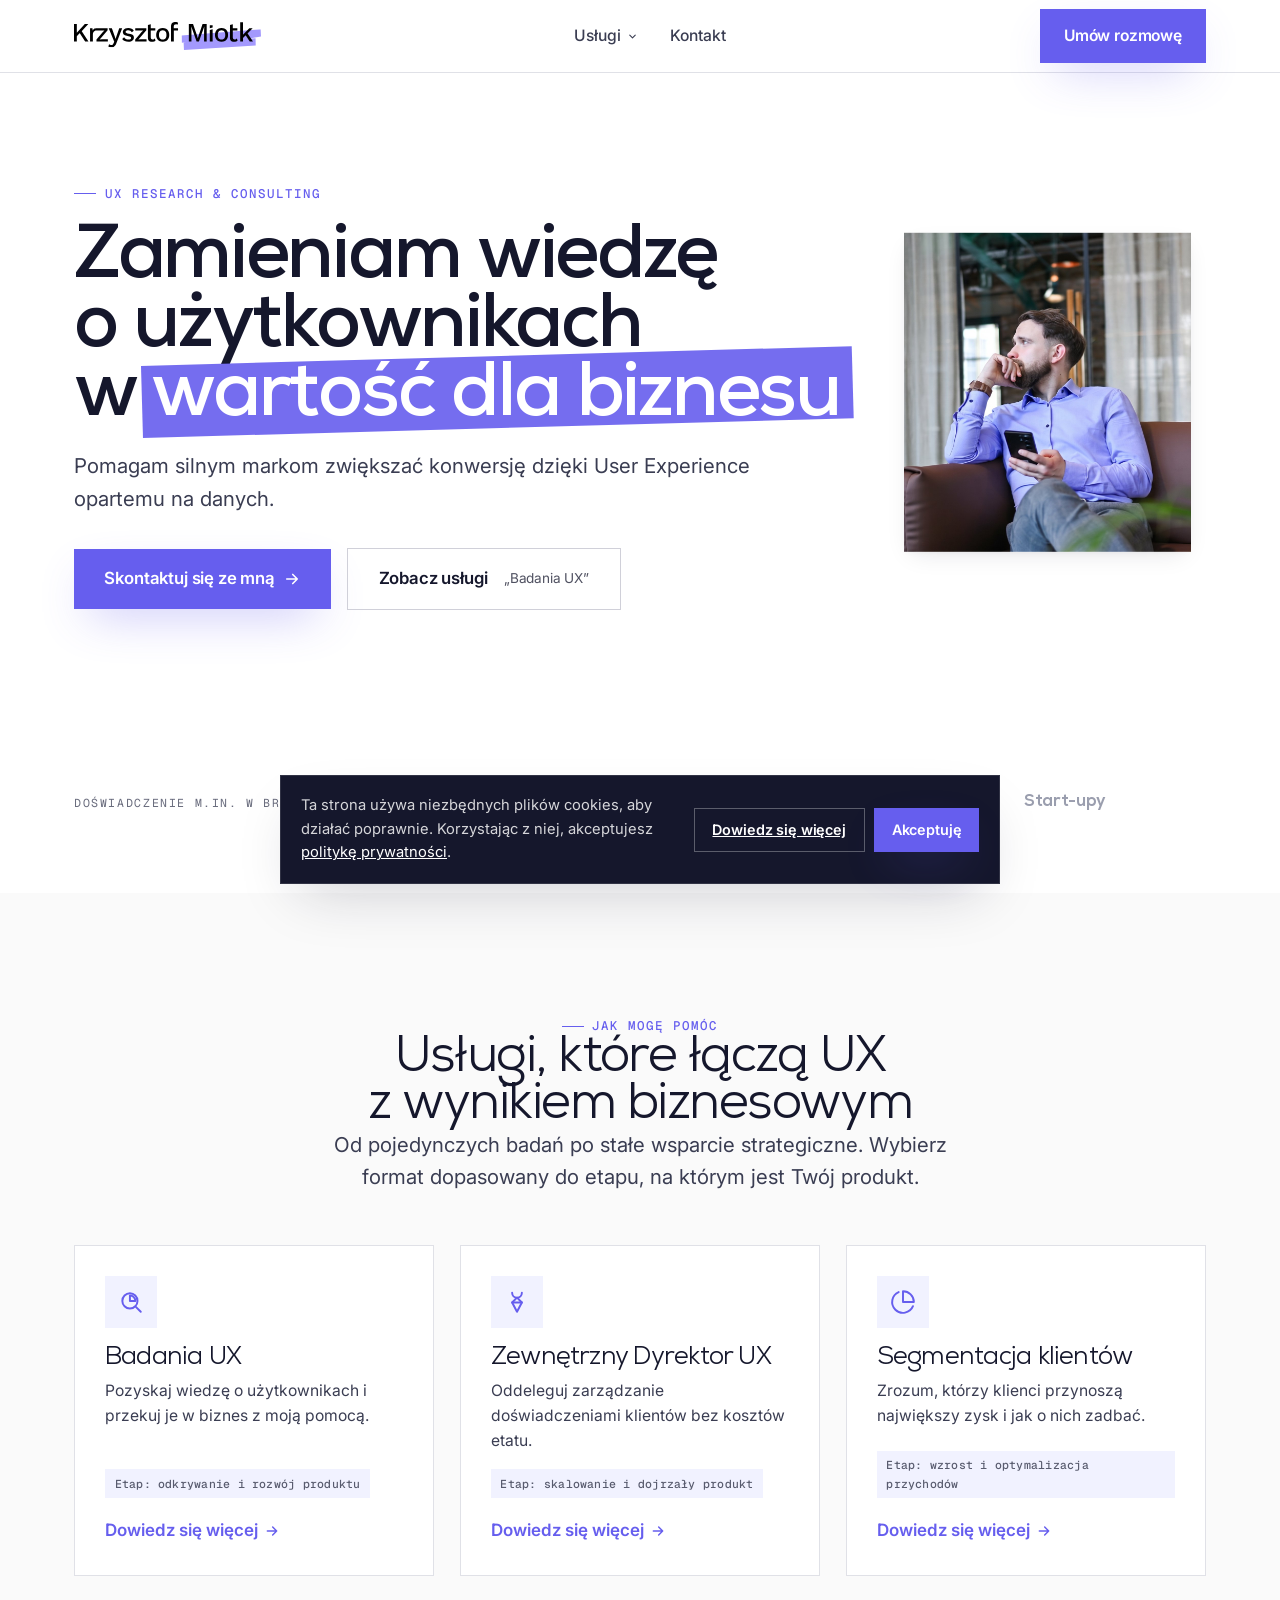
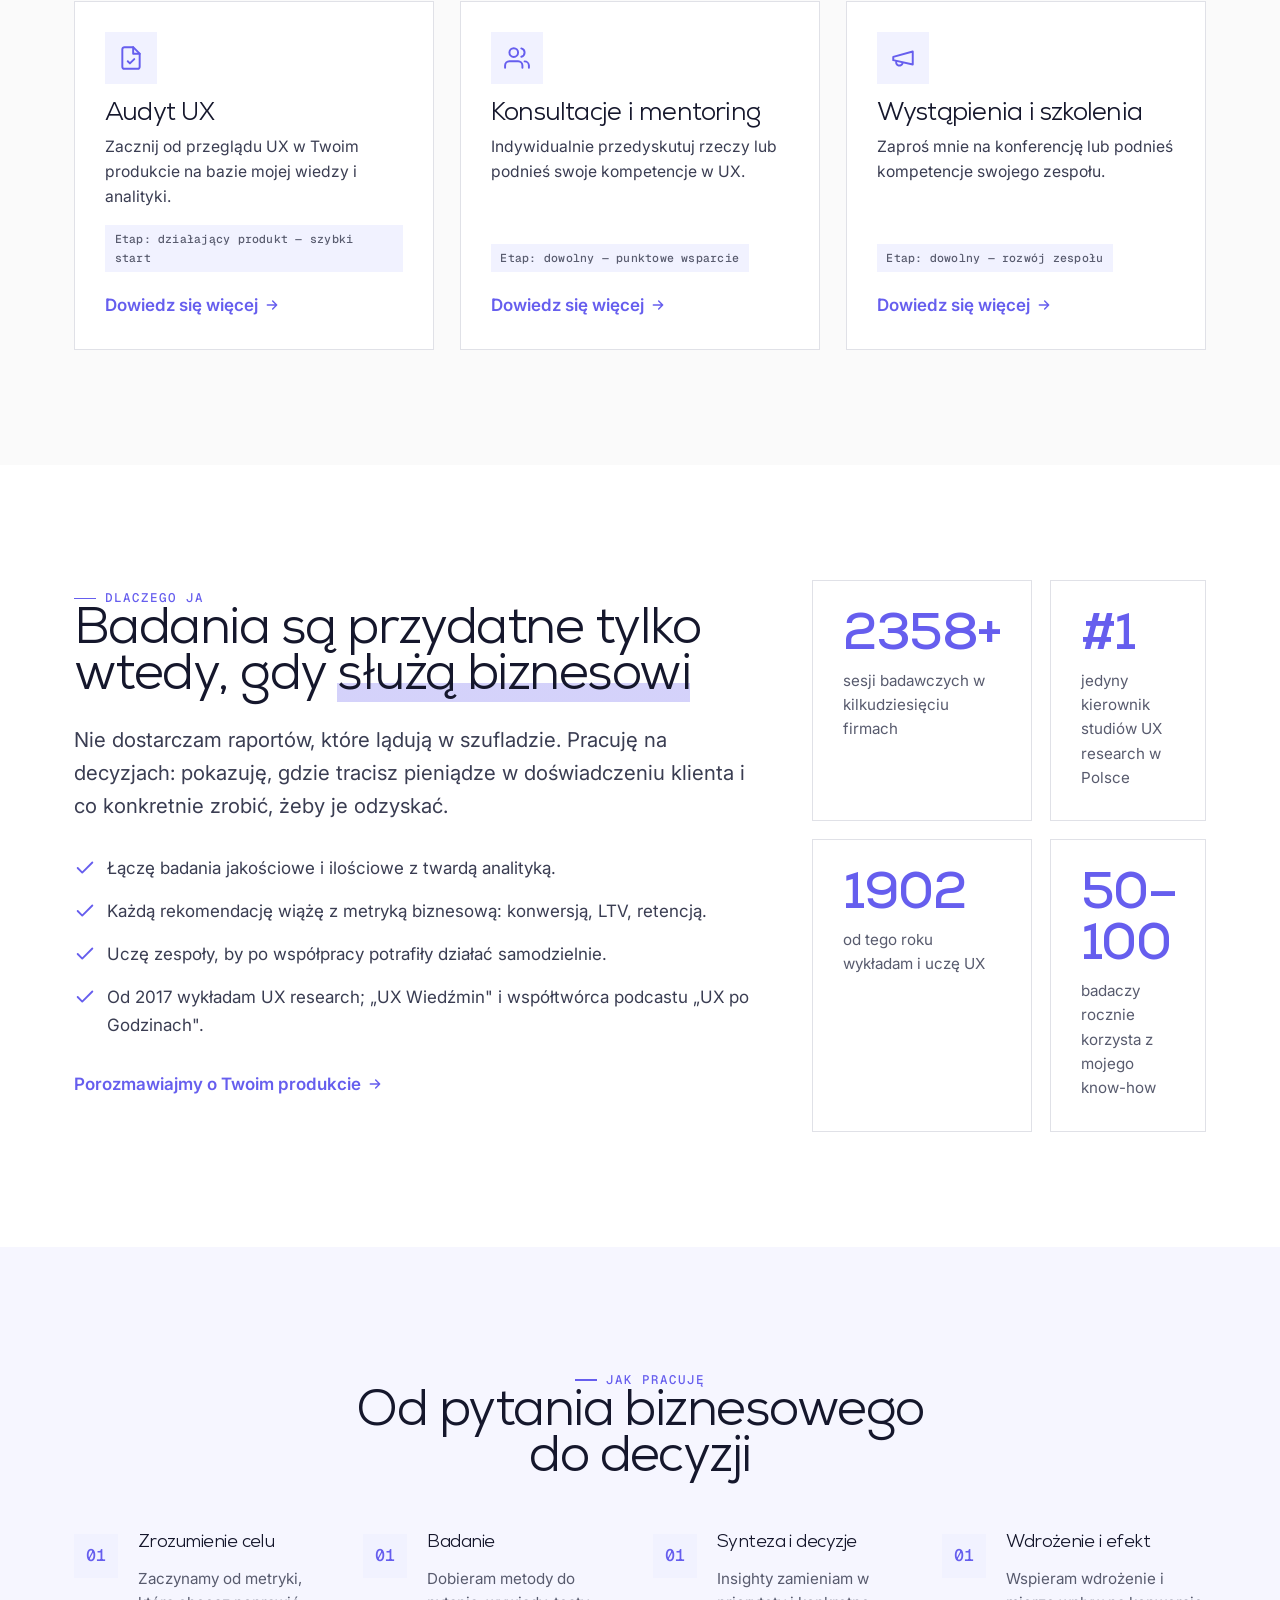
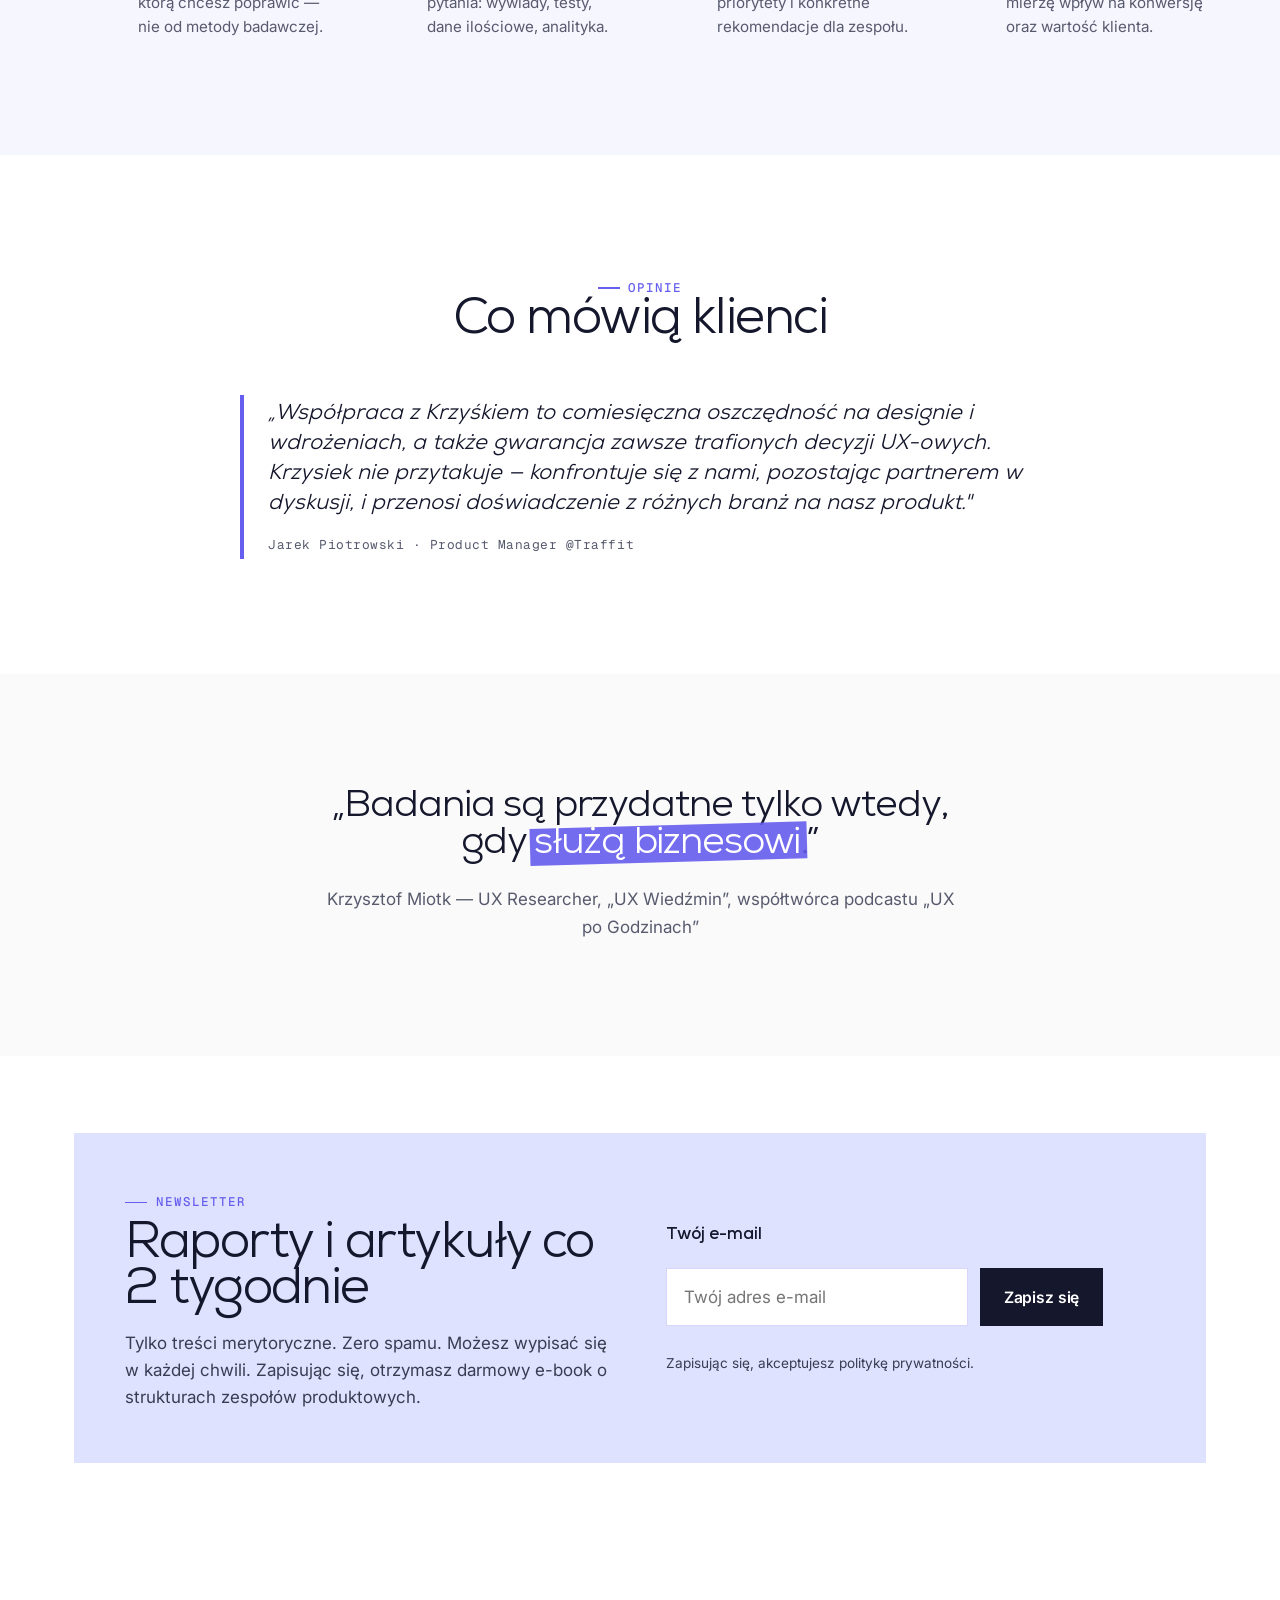
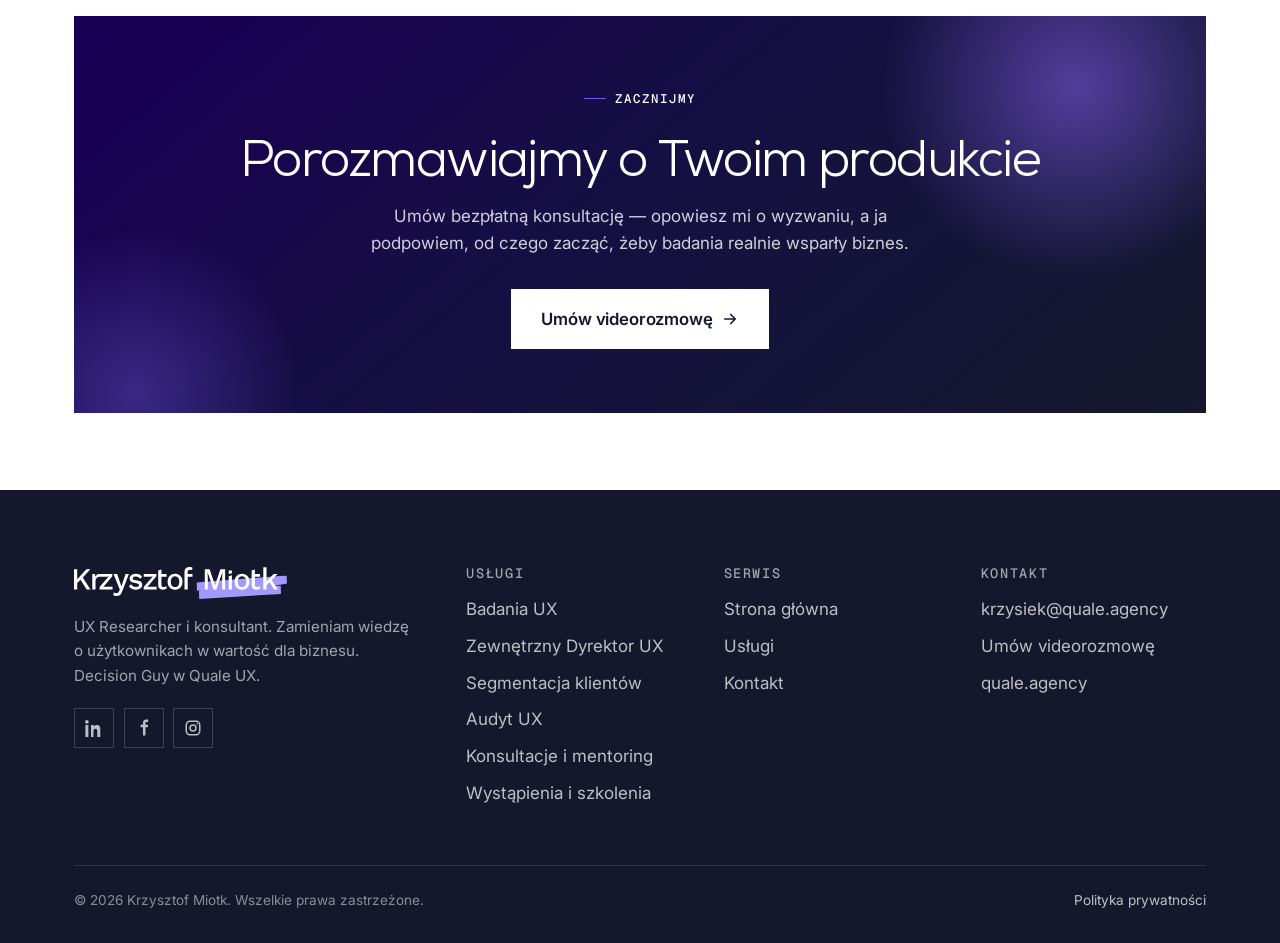
<file: index.html>
<!DOCTYPE html>
<html lang="pl">
<head>
<meta charset="utf-8" />
<meta name="viewport" content="width=device-width, initial-scale=1" />
<title>Krzysztof Miotk — Zamieniam wiedzę o użytkownikach w wartość dla biznesu</title>
<meta name="description" content="UX Researcher i konsultant. Pomagam silnym markom zwiększać konwersję i wartość klienta w czasie dzięki User Experience opartemu na badaniach." />
<link rel="canonical" href="https://agalapinska.github.io/krzysztof-miotk/index.html" />
<meta name="theme-color" content="#6E47E5" />
<link rel="icon" href="assets/favicon.svg" type="image/svg+xml" />
<link rel="apple-touch-icon" href="assets/favicon.svg" />
<meta property="og:type" content="website" />
<meta property="og:locale" content="pl_PL" />
<meta property="og:site_name" content="Krzysztof Miotk" />
<meta property="og:title" content="Krzysztof Miotk — Zamieniam wiedzę o użytkownikach w wartość dla biznesu" />
<meta property="og:description" content="UX Researcher i konsultant. Pomagam silnym markom zwiększać konwersję i wartość klienta dzięki badaniom UX." />
<meta property="og:url" content="https://agalapinska.github.io/krzysztof-miotk/index.html" />
<meta property="og:image" content="https://agalapinska.github.io/krzysztof-miotk/assets/og-image.jpg" />
<meta property="og:image:width" content="1200" />
<meta property="og:image:height" content="630" />
<meta name="twitter:card" content="summary_large_image" />
<meta name="twitter:title" content="Krzysztof Miotk — UX Research & Consulting" />
<meta name="twitter:description" content="Zamieniam wiedzę o użytkownikach w wartość dla biznesu." />
<meta name="twitter:image" content="https://agalapinska.github.io/krzysztof-miotk/assets/og-image.jpg" />
<link rel="preconnect" href="https://fonts.googleapis.com" />
<link rel="preconnect" href="https://fonts.gstatic.com" crossorigin />
<link href="https://fonts.googleapis.com/css2?family=Hanken+Grotesk:wght@400;500;600;700;800;900&family=Inter:wght@400;500;600;700&family=Geist+Mono:wght@400;500&display=swap" rel="stylesheet" />
<link rel="stylesheet" href="css/styles.css" />
<script type="application/ld+json">{"@context":"https://schema.org","@type":"Person","name":"Krzysztof Miotk","jobTitle":"UX Researcher i konsultant","description":"Zamieniam wiedzę o użytkownikach w wartość dla biznesu.","email":"krzysiek@quale.agency","url":"https://agalapinska.github.io/krzysztof-miotk/","worksFor":{"@type":"Organization","name":"Quale","url":"https://quale.agency"},"sameAs":["https://quale.agency"],"knowsAbout":["UX Research","Badania UX","Audyt UX","Segmentacja klientów","Strategia UX"]}</script>
</head>
<body>
<a class="skip-link" href="#main">Przejdź do treści</a>

<!-- ===================== HEADER ===================== -->
<header class="site-header">
  <div class="wrap nav">
    <a href="index.html" class="brand" aria-label="Krzysztof Miotk — strona główna">
      <img src="assets/logo.svg" alt="Krzysztof Miotk" class="brand-logo" width="280" height="42" />
    </a>
    <nav class="nav-links" aria-label="Główna nawigacja">
      <div class="nav-item">
        <a href="uslugi.html" class="nav-top" aria-haspopup="true">Usługi <svg class="chev" viewBox="0 0 24 24" fill="none" stroke="currentColor" stroke-width="2.4" stroke-linecap="round" stroke-linejoin="round"><path d="M6 9l6 6 6-6"/></svg></a>
        <div class="megamenu">
          <div class="wrap megamenu-inner">
            <div class="mega-intro">
              <p class="eyebrow">Usługi</p>
              <h3>Wsparcie UX dopasowane do etapu Twojego produktu</h3>
              <a href="uslugi.html" class="link-arrow">Wszystkie usługi <svg viewBox="0 0 24 24" fill="none" stroke="currentColor" stroke-width="2.2" stroke-linecap="round" stroke-linejoin="round"><path d="M5 12h14M13 6l6 6-6 6"/></svg></a>
            </div>
            <div class="mega-grid">
              <a href="badania-ux.html"><span class="mega-name">Badania UX <svg viewBox="0 0 24 24" fill="none" stroke="currentColor" stroke-width="2.4" stroke-linecap="round" stroke-linejoin="round"><path d="M5 12h14M13 6l6 6-6 6"/></svg></span><span class="mega-desc">Pozyskaj wiedzę o użytkownikach i przekuj je w biznes z moją pomocą.</span></a>
              <a href="zewnetrzny-dyrektor-ux.html"><span class="mega-name">Zewnętrzny Dyrektor UX <svg viewBox="0 0 24 24" fill="none" stroke="currentColor" stroke-width="2.4" stroke-linecap="round" stroke-linejoin="round"><path d="M5 12h14M13 6l6 6-6 6"/></svg></span><span class="mega-desc">Oddeleguj zarządzanie doświadczeniami Twoich klientów bez kosztów etatu.</span></a>
              <a href="segmentacja-klientow.html"><span class="mega-name">Segmentacja klientów <svg viewBox="0 0 24 24" fill="none" stroke="currentColor" stroke-width="2.4" stroke-linecap="round" stroke-linejoin="round"><path d="M5 12h14M13 6l6 6-6 6"/></svg></span><span class="mega-desc">Zrozum, którzy klienci przynoszą największy zysk i jak o nich zadbać.</span></a>
              <a href="audyt-ux.html"><span class="mega-name">Audyt UX <svg viewBox="0 0 24 24" fill="none" stroke="currentColor" stroke-width="2.4" stroke-linecap="round" stroke-linejoin="round"><path d="M5 12h14M13 6l6 6-6 6"/></svg></span><span class="mega-desc">Zacznij od przeglądu UX w Twoim produkcie na bazie mojej wiedzy i analityki.</span></a>
              <a href="konsultacje-i-mentoring.html"><span class="mega-name">Konsultacje i mentoring <svg viewBox="0 0 24 24" fill="none" stroke="currentColor" stroke-width="2.4" stroke-linecap="round" stroke-linejoin="round"><path d="M5 12h14M13 6l6 6-6 6"/></svg></span><span class="mega-desc">Indywidualnie przedyskutuj rzeczy lub podnieś swoje kompetencje w UX.</span></a>
              <a href="wystapienia-i-szkolenia.html"><span class="mega-name">Wystąpienia i szkolenia <svg viewBox="0 0 24 24" fill="none" stroke="currentColor" stroke-width="2.4" stroke-linecap="round" stroke-linejoin="round"><path d="M5 12h14M13 6l6 6-6 6"/></svg></span><span class="mega-desc">Zaproś mnie na konferencję lub podnieś kompetencje swojego zespołu.</span></a>
            </div>
          </div>
        </div>
      </div>
      <a href="kontakt.html">Kontakt</a>
    </nav>
    <div class="nav-cta">
      <a href="kontakt.html#kalendarz" class="btn btn--primary nav-desk">Umów rozmowę</a>
      <button class="nav-toggle" aria-label="Menu" aria-expanded="false" aria-controls="menu"><span></span></button>
    </div>
  </div>
</header>

<main id="main">
<!-- ===================== HERO ===================== -->
<section class="hero">
  <div class="wrap hero-grid">
    <div>
      <p class="eyebrow" style="margin-bottom:1.2rem">UX Research &amp; Consulting</p>
      <h1>Zamieniam wiedzę o&nbsp;użytkownikach w&nbsp;<span class="mark mark--text">wartość dla biznesu</span></h1>
      <p class="lead">Pomagam silnym markom zwiększać konwersję dzięki User Experience opartemu na danych.</p>
      <div class="hero-cta">
        <a href="kontakt.html" class="btn btn--primary btn--lg">Skontaktuj się ze mną
          <svg viewBox="0 0 24 24" fill="none" stroke="currentColor" stroke-width="2.2" stroke-linecap="round" stroke-linejoin="round"><path d="M5 12h14M13 6l6 6-6 6"/></svg>
        </a>
        <a href="uslugi.html" class="btn btn--ghost btn--lg">Zobacz usługi<span class="svc-roller" aria-hidden="true"><span data-svc-word>„Badania UX”</span></span></a>
      </div>
    </div>
    <figure class="figure hero-figure reveal">
      <img class="hero-photo" data-parallax="-0.015" src="assets/img/krzysztof-hero.jpg" alt="Krzysztof Miotk — UX Researcher i konsultant" width="1120" height="1493" />
    </figure>
  </div>
</section>

<!-- ===================== TRUST ===================== -->
<section class="wrap section--tight">
  <div class="trust">
    <span class="label">Doświadczenie m.in. w&nbsp;branżach</span>
    <div class="logos">
      <span>Bankowość</span><span>Fintech</span><span>E-commerce</span><span>Marketplace</span><span>Sektor publiczny</span><span>Start-upy</span>
    </div>
  </div>
</section>

<!-- ===================== USŁUGI ===================== -->
<section class="section section--soft" id="uslugi">
  <div class="wrap">
    <div class="section-head center reveal">
      <p class="eyebrow" style="justify-content:center">Jak mogę pomóc</p>
      <h2>Usługi, które łączą UX z&nbsp;wynikiem biznesowym</h2>
      <p class="lead">Od pojedynczych badań po stałe wsparcie strategiczne. Wybierz format dopasowany do etapu, na którym jest Twój produkt.</p>
    </div>

    <div class="grid grid-3 reveal">
      <a href="badania-ux.html" class="card">
        <div class="ico">
          <svg data-ico viewBox="0 0 24 24" fill="none" stroke="currentColor" stroke-width="1.8" stroke-linecap="round" stroke-linejoin="round"><circle cx="11" cy="11" r="7"/><path d="M21 21l-4.3-4.3"/><path d="M11 11V6a5 5 0 0 1 5 5z"/></svg>
        </div>
        <h3>Badania UX</h3>
        <p>Pozyskaj wiedzę o użytkownikach i przekuj je w biznes z moją pomocą.</p>
        <span class="svc-stage">Etap: odkrywanie i rozwój produktu</span>
        <span class="card-foot link-arrow">Dowiedz się więcej <svg viewBox="0 0 24 24" fill="none" stroke="currentColor" stroke-width="2.2" stroke-linecap="round" stroke-linejoin="round"><path d="M5 12h14M13 6l6 6-6 6"/></svg></span>
      </a>

      <a href="zewnetrzny-dyrektor-ux.html" class="card">
        <div class="ico">
          <svg data-ico viewBox="0 0 24 24" fill="none" stroke="currentColor" stroke-width="1.8" stroke-linecap="round" stroke-linejoin="round"><path d="M7.5 3.5a4.5 4.5 0 0 0 9 0"/><path d="M12 8l4.5 4.5L12 21l-4.5-8.5z"/><path d="M7.5 12.5h9"/></svg>
        </div>
        <h3>Zewnętrzny Dyrektor UX</h3>
        <p>Oddeleguj zarządzanie doświadczeniami klientów bez kosztów etatu.</p>
        <span class="svc-stage">Etap: skalowanie i dojrzały produkt</span>
        <span class="card-foot link-arrow">Dowiedz się więcej <svg viewBox="0 0 24 24" fill="none" stroke="currentColor" stroke-width="2.2" stroke-linecap="round" stroke-linejoin="round"><path d="M5 12h14M13 6l6 6-6 6"/></svg></span>
      </a>

      <a href="segmentacja-klientow.html" class="card">
        <div class="ico">
          <svg data-ico viewBox="0 0 24 24" fill="none" stroke="currentColor" stroke-width="1.8" stroke-linecap="round" stroke-linejoin="round"><path d="M21.21 15.89A10 10 0 1 1 8 2.83"/><path d="M22 12A10 10 0 0 0 12 2v10z"/></svg>
        </div>
        <h3>Segmentacja klientów</h3>
        <p>Zrozum, którzy klienci przynoszą największy zysk i jak o nich zadbać.</p>
        <span class="svc-stage">Etap: wzrost i optymalizacja przychodów</span>
        <span class="card-foot link-arrow">Dowiedz się więcej <svg viewBox="0 0 24 24" fill="none" stroke="currentColor" stroke-width="2.2" stroke-linecap="round" stroke-linejoin="round"><path d="M5 12h14M13 6l6 6-6 6"/></svg></span>
      </a>

      <a href="audyt-ux.html" class="card">
        <div class="ico">
          <svg data-ico viewBox="0 0 24 24" fill="none" stroke="currentColor" stroke-width="1.8" stroke-linecap="round" stroke-linejoin="round"><path d="M14 2H6a2 2 0 0 0-2 2v16a2 2 0 0 0 2 2h12a2 2 0 0 0 2-2V8z"/><path d="M14 2v6h6"/><path d="M9 15l2 2 4-4"/></svg>
        </div>
        <h3>Audyt UX</h3>
        <p>Zacznij od przeglądu UX w Twoim produkcie na bazie mojej wiedzy i analityki.</p>
        <span class="svc-stage">Etap: działający produkt — szybki start</span>
        <span class="card-foot link-arrow">Dowiedz się więcej <svg viewBox="0 0 24 24" fill="none" stroke="currentColor" stroke-width="2.2" stroke-linecap="round" stroke-linejoin="round"><path d="M5 12h14M13 6l6 6-6 6"/></svg></span>
      </a>

      <a href="konsultacje-i-mentoring.html" class="card">
        <div class="ico">
          <svg data-ico viewBox="0 0 24 24" fill="none" stroke="currentColor" stroke-width="1.8" stroke-linecap="round" stroke-linejoin="round"><path d="M17 21v-2a4 4 0 0 0-4-4H5a4 4 0 0 0-4 4v2"/><circle cx="9" cy="7" r="4"/><path d="M23 21v-2a4 4 0 0 0-4-3.87"/><path d="M16 3.13a4 4 0 0 1 0 7.75"/></svg>
        </div>
        <h3>Konsultacje i mentoring</h3>
        <p>Indywidualnie przedyskutuj rzeczy lub podnieś swoje kompetencje w UX.</p>
        <span class="svc-stage">Etap: dowolny — punktowe wsparcie</span>
        <span class="card-foot link-arrow">Dowiedz się więcej <svg viewBox="0 0 24 24" fill="none" stroke="currentColor" stroke-width="2.2" stroke-linecap="round" stroke-linejoin="round"><path d="M5 12h14M13 6l6 6-6 6"/></svg></span>
      </a>

      <a href="wystapienia-i-szkolenia.html" class="card">
        <div class="ico">
          <svg data-ico viewBox="0 0 24 24" fill="none" stroke="currentColor" stroke-width="1.8" stroke-linecap="round" stroke-linejoin="round"><path d="M3 11l18-5v12L3 14v-3z"/><path d="M11.6 16.8a3 3 0 1 1-5.8-1.6"/></svg>
        </div>
        <h3>Wystąpienia i szkolenia</h3>
        <p>Zaproś mnie na konferencję lub podnieś kompetencje swojego zespołu.</p>
        <span class="svc-stage">Etap: dowolny — rozwój zespołu</span>
        <span class="card-foot link-arrow">Dowiedz się więcej <svg viewBox="0 0 24 24" fill="none" stroke="currentColor" stroke-width="2.2" stroke-linecap="round" stroke-linejoin="round"><path d="M5 12h14M13 6l6 6-6 6"/></svg></span>
      </a>
    </div>
  </div>
</section>

<!-- ===================== WARTOŚĆ / DLACZEGO ===================== -->
<section class="section">
  <div class="wrap split">
    <div class="reveal">
      <p class="eyebrow">Dlaczego ja</p>
      <h2 class="mb-3">Badania są przydatne tylko wtedy, gdy <span class="uline">służą biznesowi</span></h2>
      <p class="lead mb-3">Nie dostarczam raportów, które lądują w szufladzie. Pracuję na decyzjach: pokazuję, gdzie tracisz pieniądze w doświadczeniu klienta i co konkretnie zrobić, żeby je odzyskać.</p>
      <ul class="checklist">
        <li><svg viewBox="0 0 24 24" fill="none" stroke="currentColor" stroke-width="2" stroke-linecap="round" stroke-linejoin="round"><path d="M20 6L9 17l-5-5"/></svg> Łączę badania jakościowe i ilościowe z twardą analityką.</li>
        <li><svg viewBox="0 0 24 24" fill="none" stroke="currentColor" stroke-width="2" stroke-linecap="round" stroke-linejoin="round"><path d="M20 6L9 17l-5-5"/></svg> Każdą rekomendację wiążę z metryką biznesową: konwersją, LTV, retencją.</li>
        <li><svg viewBox="0 0 24 24" fill="none" stroke="currentColor" stroke-width="2" stroke-linecap="round" stroke-linejoin="round"><path d="M20 6L9 17l-5-5"/></svg> Uczę zespoły, by po współpracy potrafiły działać samodzielnie.</li>
        <li><svg viewBox="0 0 24 24" fill="none" stroke="currentColor" stroke-width="2" stroke-linecap="round" stroke-linejoin="round"><path d="M20 6L9 17l-5-5"/></svg> Od 2017 wykładam UX research; „UX Wiedźmin" i współtwórca podcastu „UX po Godzinach".</li>
      </ul>
      <a href="kontakt.html" class="link-arrow mt-3">Porozmawiajmy o Twoim produkcie <svg viewBox="0 0 24 24" fill="none" stroke="currentColor" stroke-width="2.2" stroke-linecap="round" stroke-linejoin="round"><path d="M5 12h14M13 6l6 6-6 6"/></svg></a>
    </div>
    <div class="stats reveal" style="grid-template-columns:1fr 1fr; gap:18px;">
      <div class="card stat"><div class="num" data-count="2500" data-suffix="+">2500+</div><div class="cap">sesji badawczych w kilkudziesięciu firmach</div></div>
      <div class="card stat"><div class="num">#1</div><div class="cap">jedyny kierownik studiów UX research w Polsce</div></div>
      <div class="card stat"><div class="num" data-count="2017">2017</div><div class="cap">od tego roku wykładam i uczę UX</div></div>
      <div class="card stat"><div class="num">50–100</div><div class="cap">badaczy rocznie korzysta z mojego know-how</div></div>
    </div>
  </div>
</section>

<!-- ===================== PODEJŚCIE ===================== -->
<section class="section section--tint">
  <div class="wrap">
    <div class="section-head center reveal">
      <p class="eyebrow" style="justify-content:center">Jak pracuję</p>
      <h2>Od pytania biznesowego do decyzji</h2>
    </div>
    <div class="grid grid-4 reveal">
      <div class="step stack">
        <h4>Zrozumienie celu</h4>
        <p class="muted" style="font-size:.95rem">Zaczynamy od metryki, którą chcesz poprawić — nie od metody badawczej.</p>
      </div>
      <div class="step stack">
        <h4>Badanie</h4>
        <p class="muted" style="font-size:.95rem">Dobieram metody do pytania: wywiady, testy, dane ilościowe, analityka.</p>
      </div>
      <div class="step stack">
        <h4>Synteza i decyzje</h4>
        <p class="muted" style="font-size:.95rem">Insighty zamieniam w priorytety i konkretne rekomendacje dla zespołu.</p>
      </div>
      <div class="step stack">
        <h4>Wdrożenie i efekt</h4>
        <p class="muted" style="font-size:.95rem">Wspieram wdrożenie i mierzę wpływ na konwersję oraz wartość klienta.</p>
      </div>
    </div>
  </div>
</section>

<!-- ===================== OPINIA ===================== -->
<section class="section">
  <div class="wrap">
    <div class="section-head center reveal">
      <p class="eyebrow" style="justify-content:center">Opinie</p>
      <h2>Co mówią klienci</h2>
    </div>
    <div class="reveal" style="max-width:800px; margin-inline:auto">
      <div class="testimonial">
        <p>„Współpraca z Krzyśkiem to comiesięczna oszczędność na designie i wdrożeniach, a także gwarancja zawsze trafionych decyzji UX-owych. Krzysiek nie przytakuje — konfrontuje się z nami, pozostając partnerem w dyskusji, i przenosi doświadczenie z różnych branż na nasz produkt."</p>
        <div class="who">Jarek Piotrowski · Product Manager @Traffit</div>
      </div>
    </div>
  </div>
</section>

<!-- ===================== CYTAT ===================== -->
<section class="section section--soft">
  <div class="wrap center reveal" style="max-width:62ch">
    <p class="quote">„Badania są przydatne tylko wtedy, gdy <span class="mark">służą biznesowi</span>.”</p>
    <p class="mt-3 muted">Krzysztof Miotk — UX Researcher, „UX Wiedźmin”, współtwórca podcastu „UX po Godzinach”</p>
  </div>
</section>

<!-- ===================== NEWSLETTER ===================== -->
<section class="section section--tight">
  <div class="wrap">
    <div class="newsletter reveal">
      <div class="grid grid-2" style="align-items:center; gap:clamp(24px,4vw,56px)">
        <div>
          <p class="eyebrow">Newsletter</p>
          <h2 style="margin:.6rem 0 1rem">Raporty i artykuły co 2 tygodnie</h2>
          <p>Tylko treści merytoryczne. Zero spamu. Możesz wypisać się w każdej chwili. Zapisując się, otrzymasz darmowy e-book o strukturach zespołów produktowych.</p>
        </div>
        <div>
          <form data-form data-subject="Zapis do newslettera — Krzysztof Miotk">
            <label for="nl-email" style="font-family:var(--font-display);font-weight:600;display:block;margin-bottom:.5rem">Twój e-mail</label>
            <div style="display:flex; gap:.75rem; flex-wrap:wrap;">
              <input id="nl-email" name="email" type="email" required placeholder="Twój adres e-mail" />
              <button type="submit" class="btn btn--dark">Zapisz się</button>
            </div>
            <p class="small" data-note>Zapisując się, akceptujesz <a href="polityka-prywatnosci.html">politykę prywatności</a>.</p>
          </form>
        </div>
      </div>
    </div>
  </div>
</section>

<!-- ===================== CTA BAND ===================== -->
<section class="section section--tight">
  <div class="wrap">
    <div class="cta-band cta-anim reveal">
      <p class="eyebrow" style="justify-content:center; color:#fff">Zacznijmy</p>
      <h2>Porozmawiajmy o Twoim produkcie</h2>
      <p>Umów bezpłatną konsultację — opowiesz mi o wyzwaniu, a ja podpowiem, od czego zacząć, żeby badania realnie wsparły biznes.</p>
      <a href="kontakt.html#kalendarz" class="btn btn--light btn--lg">Umów videorozmowę
        <svg viewBox="0 0 24 24" fill="none" stroke="currentColor" stroke-width="2.2" stroke-linecap="round" stroke-linejoin="round"><path d="M5 12h14M13 6l6 6-6 6"/></svg>
      </a>
    </div>
  </div>
</section>
</main>

<!-- ===================== FOOTER ===================== -->
<footer class="site-footer">
  <div class="wrap">
    <div class="footer-grid">
      <div>
        <div class="brand"><img src="assets/logo-white.svg" alt="Krzysztof Miotk" class="brand-logo" width="280" height="42" /></div>
        <p class="footer-about">UX Researcher i konsultant. Zamieniam wiedzę o użytkownikach w wartość dla biznesu. Decision Guy w Quale UX.</p>
        <div class="socials">
          <a href="https://www.linkedin.com/" aria-label="LinkedIn" target="_blank" rel="noopener"><svg viewBox="0 0 24 24" fill="currentColor"><path d="M4.98 3.5A2.5 2.5 0 1 1 0 3.5a2.5 2.5 0 0 1 4.98 0zM.5 8h4V24h-4V8zM8 8h3.8v2.2h.05c.53-1 1.83-2.2 3.77-2.2 4.03 0 4.78 2.65 4.78 6.1V24h-4v-7.1c0-1.7-.03-3.9-2.38-3.9-2.38 0-2.75 1.86-2.75 3.78V24H8V8z"/></svg></a>
          <a href="https://www.facebook.com/" aria-label="Facebook" target="_blank" rel="noopener"><svg viewBox="0 0 24 24" fill="currentColor"><path d="M14 9h3l.5-3.5H14V3.8c0-1 .3-1.7 1.8-1.7H17.6V-1.2C17.3-1.3 16.3-1.4 15-1.4c-2.6 0-4.4 1.6-4.4 4.5V5.5H7.5V9h3.1v11H14V9z" transform="translate(0 2)"/></svg></a>
          <a href="https://www.instagram.com/" aria-label="Instagram" target="_blank" rel="noopener"><svg viewBox="0 0 24 24" fill="none" stroke="currentColor" stroke-width="2"><rect x="3" y="3" width="18" height="18" rx="5"/><circle cx="12" cy="12" r="4"/><circle cx="17.5" cy="6.5" r="1" fill="currentColor" stroke="none"/></svg></a>
        </div>
      </div>
      <div class="footer-col">
        <h4>Usługi</h4>
        <ul>
          <li><a href="badania-ux.html">Badania UX</a></li>
          <li><a href="zewnetrzny-dyrektor-ux.html">Zewnętrzny Dyrektor UX</a></li>
          <li><a href="segmentacja-klientow.html">Segmentacja klientów</a></li>
          <li><a href="audyt-ux.html">Audyt UX</a></li>
          <li><a href="konsultacje-i-mentoring.html">Konsultacje i mentoring</a></li>
          <li><a href="wystapienia-i-szkolenia.html">Wystąpienia i szkolenia</a></li>
        </ul>
      </div>
      <div class="footer-col">
        <h4>Serwis</h4>
        <ul>
          <li><a href="index.html">Strona główna</a></li>
          <li><a href="uslugi.html">Usługi</a></li>
          <li><a href="kontakt.html">Kontakt</a></li>
        </ul>
      </div>
      <div class="footer-col">
        <h4>Kontakt</h4>
        <ul>
          <li><a href="mailto:krzysiek@quale.agency">krzysiek@quale.agency</a></li>
          <li><a href="kontakt.html">Umów videorozmowę</a></li>
          <li><a href="https://quale.agency" target="_blank" rel="noopener">quale.agency</a></li>
        </ul>
      </div>
    </div>
    <div class="footer-bottom">
      <span>© <span data-year>2025</span> Krzysztof Miotk. Wszelkie prawa zastrzeżone.</span>
      <a href="polityka-prywatnosci.html">Polityka prywatności</a>
    </div>
  </div>
</footer>

<script src="js/main.js"></script>
</body>
</html>
</file>
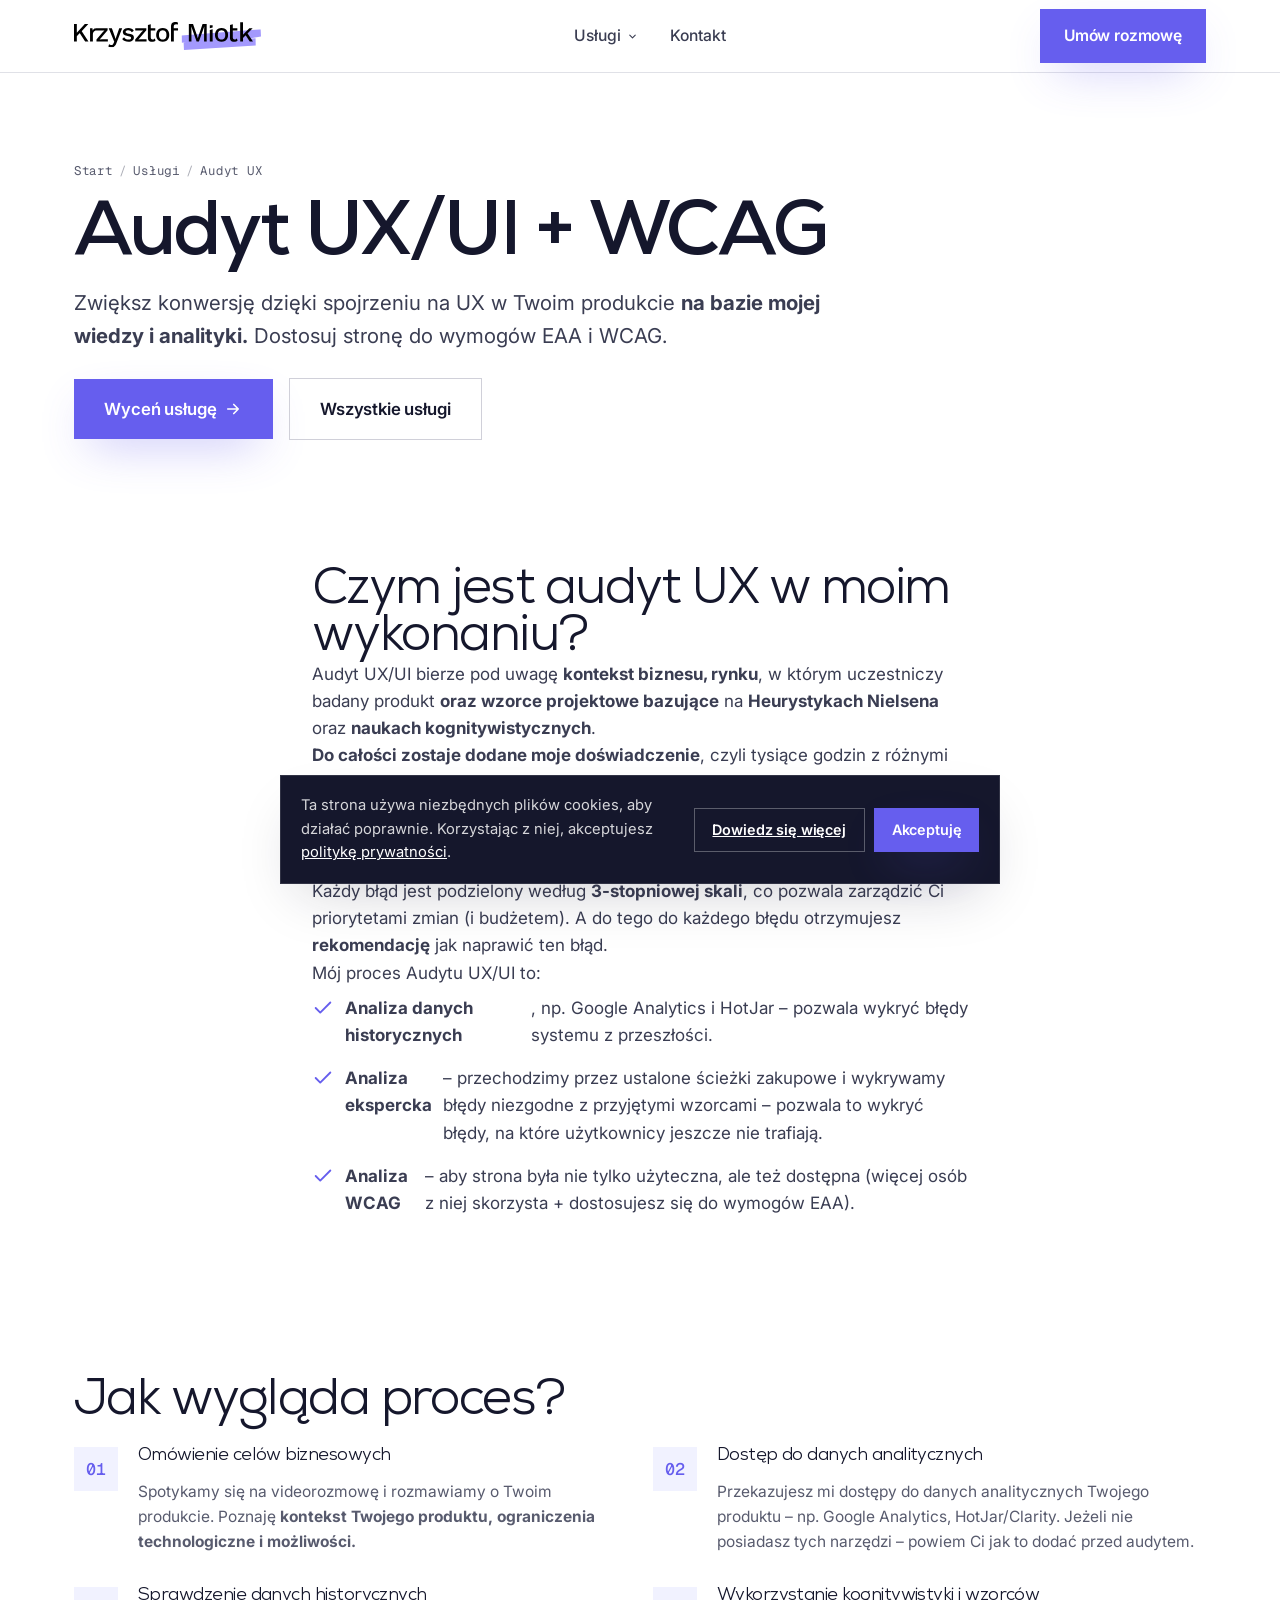
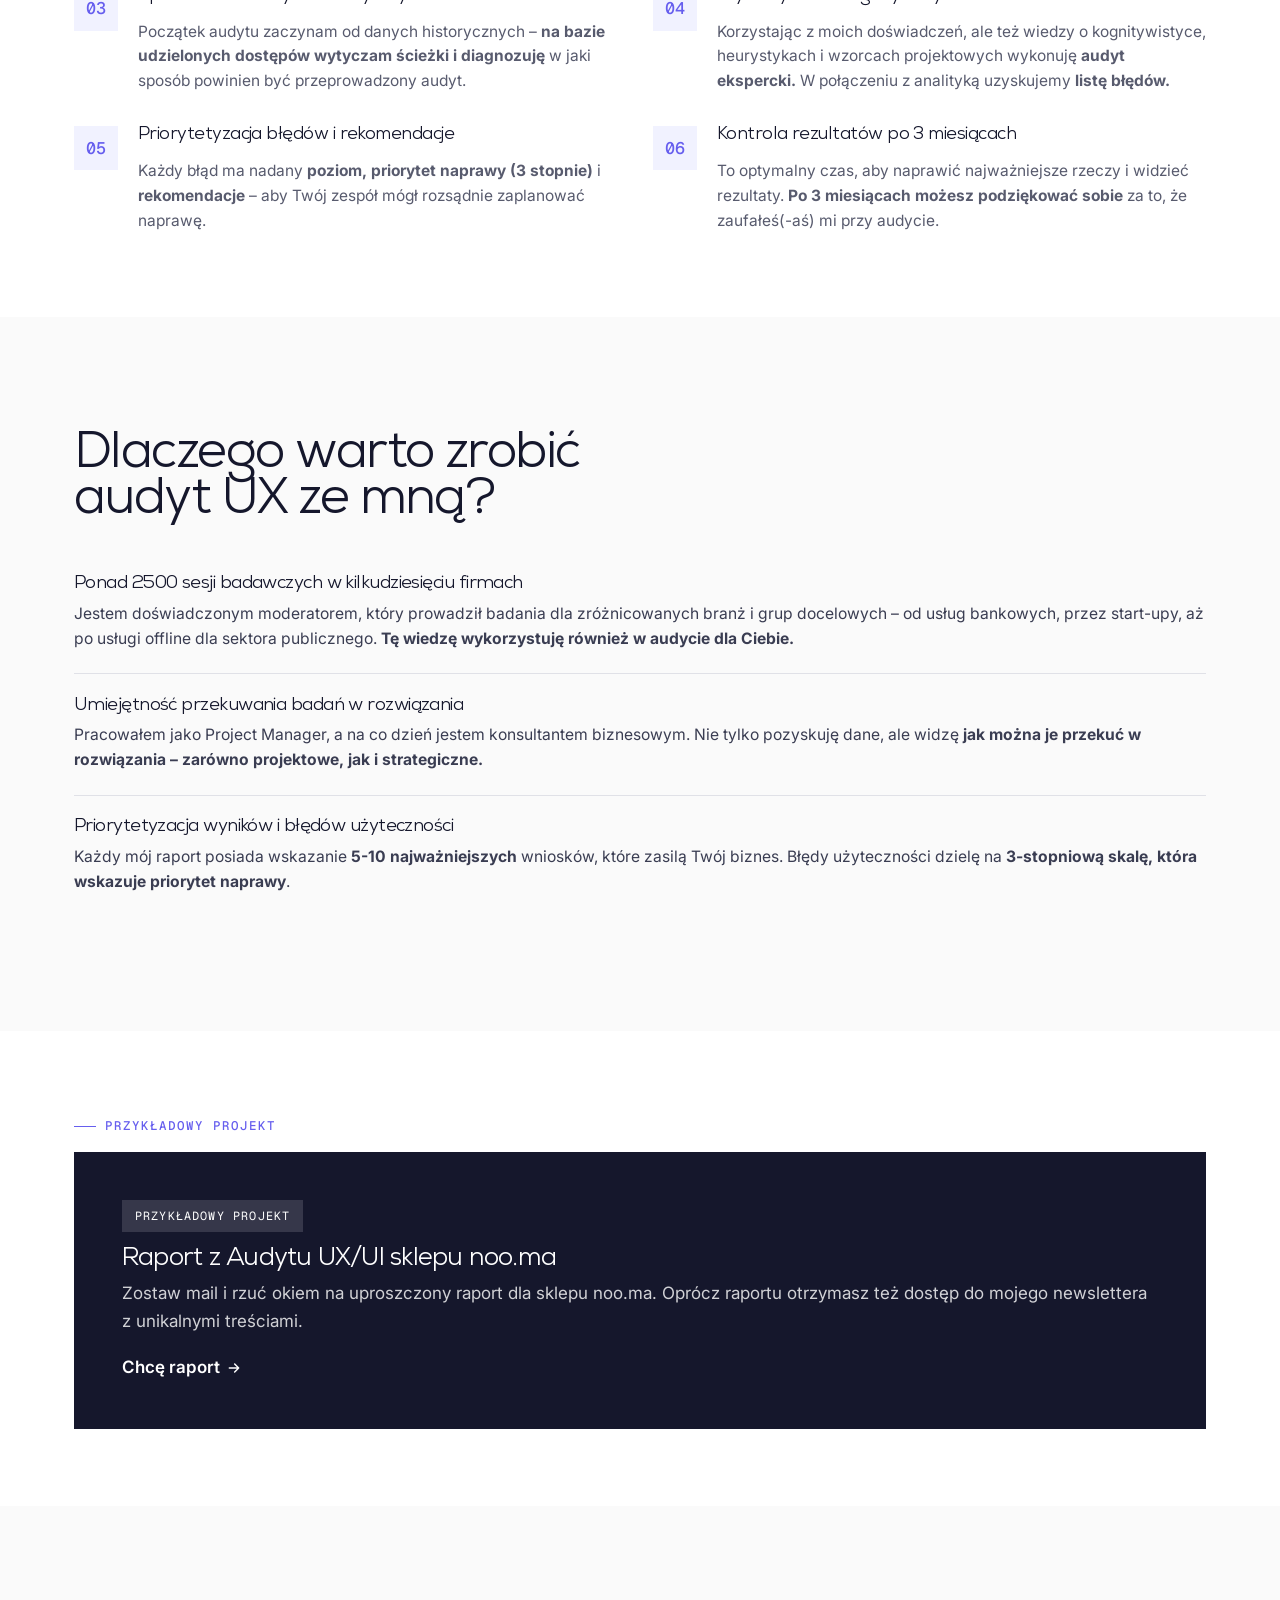
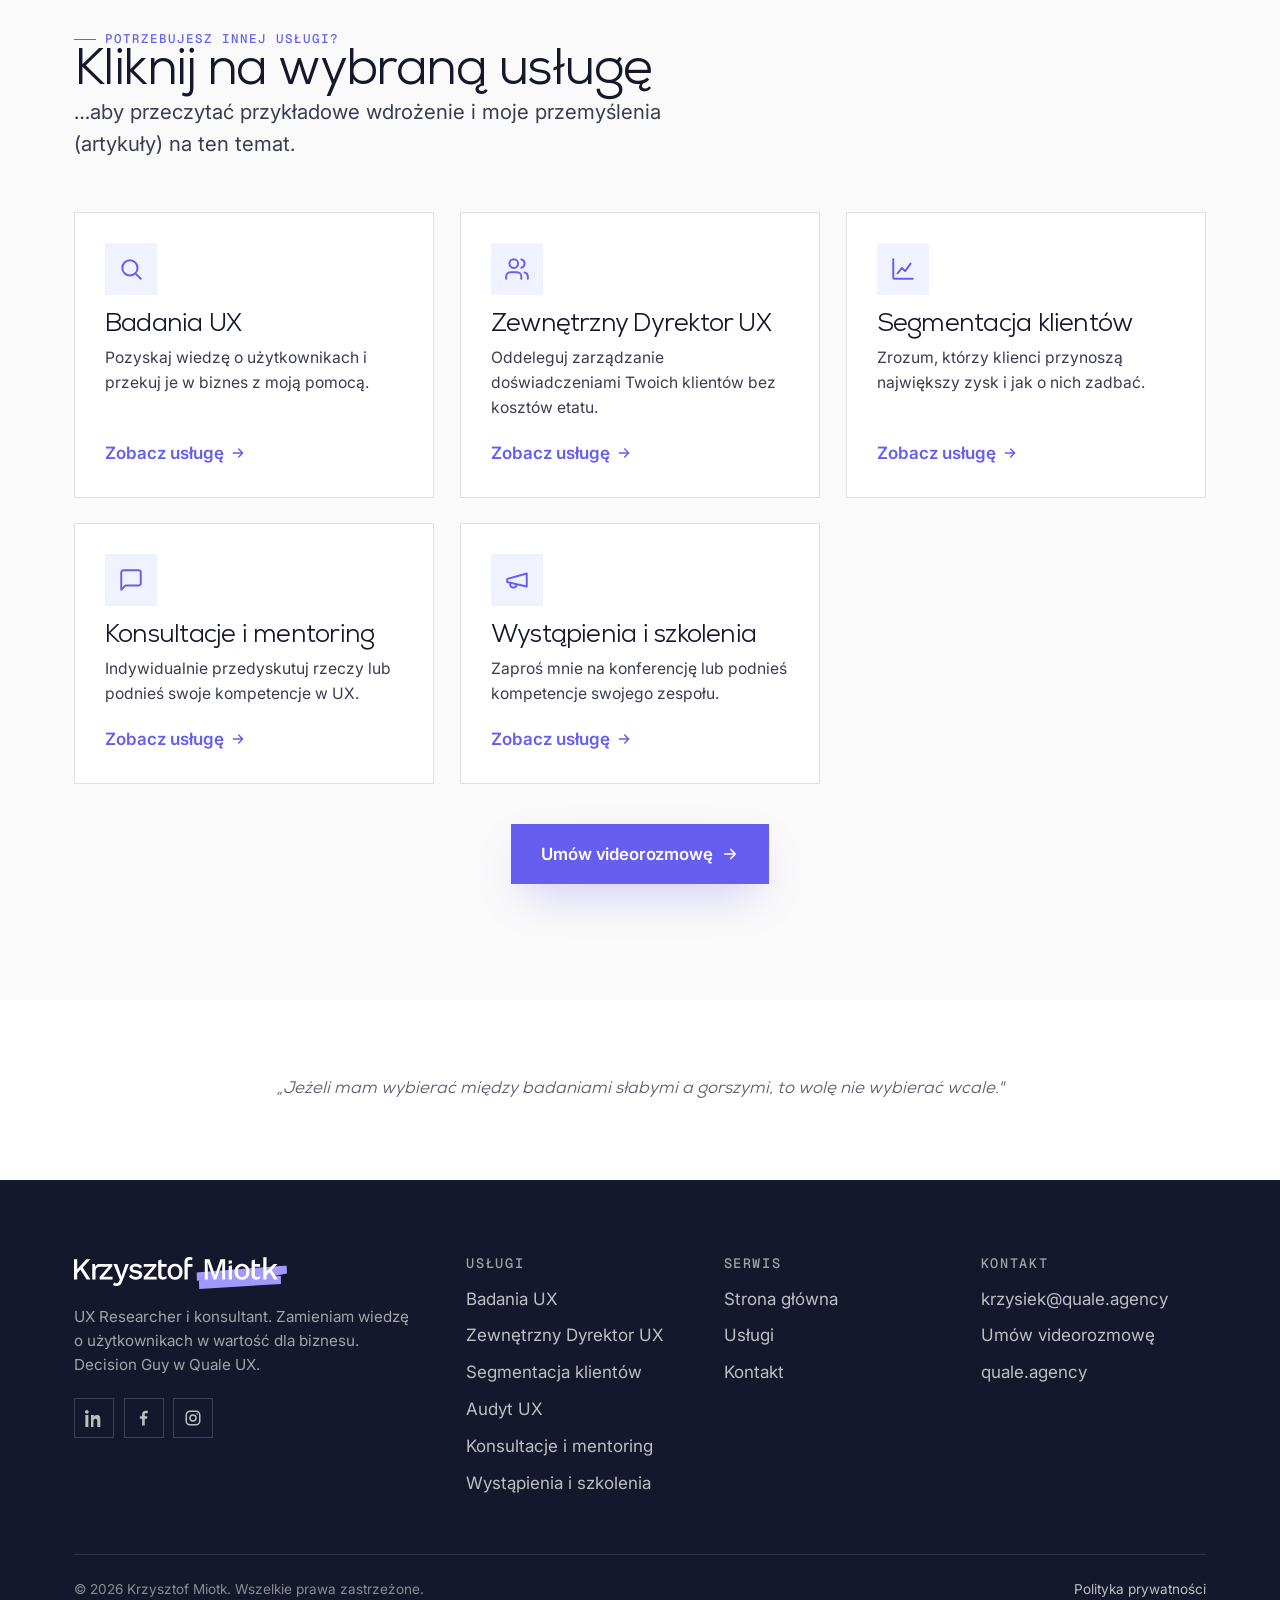
<file: audyt-ux.html>
<!DOCTYPE html>
<html lang="pl">
<head>
<meta charset="utf-8" />
<meta name="viewport" content="width=device-width, initial-scale=1" />
<title>Audyt UX — Krzysztof Miotk</title>
<meta name="description" content="Zwiększ konwersję dzięki spojrzeniu na UX w Twoim produkcie na bazie mojej wiedzy i analityki. Dostosuj stronę do wymogów EAA i WCAG." />
<link rel="canonical" href="https://agalapinska.github.io/krzysztof-miotk/audyt-ux.html" />
<meta name="theme-color" content="#6E47E5" />
<link rel="icon" href="assets/favicon.svg" type="image/svg+xml" />
<link rel="apple-touch-icon" href="assets/favicon.svg" />
<meta property="og:type" content="website" />
<meta property="og:locale" content="pl_PL" />
<meta property="og:site_name" content="Krzysztof Miotk" />
<meta property="og:title" content="Audyt UX — Krzysztof Miotk" />
<meta property="og:description" content="Zwiększ konwersję dzięki spojrzeniu na UX w Twoim produkcie na bazie mojej wiedzy i analityki. Dostosuj stronę do wymogów EAA i WCAG." />
<meta property="og:url" content="https://agalapinska.github.io/krzysztof-miotk/audyt-ux.html" />
<meta property="og:image" content="https://agalapinska.github.io/krzysztof-miotk/assets/og-image.jpg" />
<meta property="og:image:width" content="1200" />
<meta property="og:image:height" content="630" />
<meta name="twitter:card" content="summary_large_image" />
<meta name="twitter:title" content="Audyt UX — Krzysztof Miotk" />
<meta name="twitter:description" content="Zwiększ konwersję dzięki spojrzeniu na UX w Twoim produkcie na bazie mojej wiedzy i analityki. Dostosuj stronę do wymogów EAA i WCAG." />
<meta name="twitter:image" content="https://agalapinska.github.io/krzysztof-miotk/assets/og-image.jpg" />
<link rel="preconnect" href="https://fonts.googleapis.com" />
<link rel="preconnect" href="https://fonts.gstatic.com" crossorigin />
<link href="https://fonts.googleapis.com/css2?family=Hanken+Grotesk:wght@400;500;600;700;800;900&family=Inter:wght@400;500;600;700&family=Geist+Mono:wght@400;500&display=swap" rel="stylesheet" />
<link rel="stylesheet" href="css/styles.css" />
<script type="application/ld+json">{"@context": "https://schema.org", "@type": "Service", "name": "Audyt UX", "serviceType": "Audyt UX", "description": "Zwiększ konwersję dzięki spojrzeniu na UX w Twoim produkcie na bazie mojej wiedzy i analityki. Dostosuj stronę do wymogów EAA i WCAG.", "provider": {"@type": "Person", "name": "Krzysztof Miotk", "url": "https://agalapinska.github.io/krzysztof-miotk/", "jobTitle": "UX Researcher i konsultant"}, "areaServed": "PL", "url": "https://agalapinska.github.io/krzysztof-miotk/audyt-ux.html"}</script>
</head>
<body>
<a class="skip-link" href="#main">Przejdź do treści</a>
<header class="site-header">
  <div class="wrap nav">
    <a href="index.html" class="brand" aria-label="Krzysztof Miotk — strona główna">
      <img src="assets/logo.svg" alt="Krzysztof Miotk" class="brand-logo" width="280" height="42" />
    </a>
    <nav class="nav-links" aria-label="Główna nawigacja">
      <div class="nav-item">
        <a href="uslugi.html" class="nav-top" aria-haspopup="true">Usługi <svg class="chev" viewBox="0 0 24 24" fill="none" stroke="currentColor" stroke-width="2.4" stroke-linecap="round" stroke-linejoin="round"><path d="M6 9l6 6 6-6"/></svg></a>
        <div class="megamenu">
          <div class="wrap megamenu-inner">
            <div class="mega-intro">
              <p class="eyebrow">Usługi</p>
              <h3>Wsparcie UX dopasowane do etapu Twojego produktu</h3>
              <a href="uslugi.html" class="link-arrow">Wszystkie usługi <svg viewBox="0 0 24 24" fill="none" stroke="currentColor" stroke-width="2.2" stroke-linecap="round" stroke-linejoin="round"><path d="M5 12h14M13 6l6 6-6 6"/></svg></a>
            </div>
            <div class="mega-grid">
            <a href="badania-ux.html">
              <span class="mega-name">Badania UX <svg viewBox="0 0 24 24" fill="none" stroke="currentColor" stroke-width="2.4" stroke-linecap="round" stroke-linejoin="round"><path d="M5 12h14M13 6l6 6-6 6"/></svg></span>
              <span class="mega-desc">Pozyskaj wiedzę o użytkownikach i przekuj je w biznes z moją pomocą.</span>
            </a>
            <a href="zewnetrzny-dyrektor-ux.html">
              <span class="mega-name">Zewnętrzny Dyrektor UX <svg viewBox="0 0 24 24" fill="none" stroke="currentColor" stroke-width="2.4" stroke-linecap="round" stroke-linejoin="round"><path d="M5 12h14M13 6l6 6-6 6"/></svg></span>
              <span class="mega-desc">Oddeleguj zarządzanie doświadczeniami Twoich klientów bez kosztów etatu.</span>
            </a>
            <a href="segmentacja-klientow.html">
              <span class="mega-name">Segmentacja klientów <svg viewBox="0 0 24 24" fill="none" stroke="currentColor" stroke-width="2.4" stroke-linecap="round" stroke-linejoin="round"><path d="M5 12h14M13 6l6 6-6 6"/></svg></span>
              <span class="mega-desc">Zrozum, którzy klienci przynoszą największy zysk i jak o nich zadbać.</span>
            </a>
            <a href="audyt-ux.html" aria-current="page">
              <span class="mega-name">Audyt UX <svg viewBox="0 0 24 24" fill="none" stroke="currentColor" stroke-width="2.4" stroke-linecap="round" stroke-linejoin="round"><path d="M5 12h14M13 6l6 6-6 6"/></svg></span>
              <span class="mega-desc">Zacznij od przeglądu UX w Twoim produkcie na bazie mojej wiedzy i analityki.</span>
            </a>
            <a href="konsultacje-i-mentoring.html">
              <span class="mega-name">Konsultacje i mentoring <svg viewBox="0 0 24 24" fill="none" stroke="currentColor" stroke-width="2.4" stroke-linecap="round" stroke-linejoin="round"><path d="M5 12h14M13 6l6 6-6 6"/></svg></span>
              <span class="mega-desc">Indywidualnie przedyskutuj rzeczy lub podnieś swoje kompetencje w UX.</span>
            </a>
            <a href="wystapienia-i-szkolenia.html">
              <span class="mega-name">Wystąpienia i szkolenia <svg viewBox="0 0 24 24" fill="none" stroke="currentColor" stroke-width="2.4" stroke-linecap="round" stroke-linejoin="round"><path d="M5 12h14M13 6l6 6-6 6"/></svg></span>
              <span class="mega-desc">Zaproś mnie na konferencję lub podnieś kompetencje swojego zespołu.</span>
            </a>
            </div>
          </div>
        </div>
      </div>
      <a href="kontakt.html">Kontakt</a>
    </nav>
    <div class="nav-cta">
      <a href="kontakt.html#kalendarz" class="btn btn--primary nav-desk">Umów rozmowę</a>
      <button class="nav-toggle" aria-label="Menu" aria-expanded="false"><span></span></button>
    </div>
  </div>
</header>
<main id="main">

<section class="page-hero">
  <div class="wrap">
    <p class="breadcrumbs"><a href="index.html">Start</a><span>/</span><a href="uslugi.html">Usługi</a><span>/</span>Audyt UX</p>
    <h1 style="max-width:18ch; margin-top:.4rem">Audyt UX/UI + WCAG</h1>
    <p class="lead">Zwiększ konwersję dzięki spojrzeniu na UX w Twoim produkcie <strong>na bazie mojej wiedzy i analityki.</strong> Dostosuj stronę do wymogów EAA i WCAG.</p>
    <div class="hero-cta" style="margin-top:1.6rem">
      <a href="kontakt.html" class="btn btn--primary btn--lg">Wyceń usługę <svg viewBox="0 0 24 24" fill="none" stroke="currentColor" stroke-width="2.2" stroke-linecap="round" stroke-linejoin="round"><path d="M5 12h14M13 6l6 6-6 6"/></svg></a>
      <a href="uslugi.html" class="btn btn--ghost btn--lg">Wszystkie usługi</a>
    </div>
  </div>
</section>
<section class="section--tight">
  <div class="wrap maxw-prose reveal">
    <h2>Czym jest audyt UX w moim wykonaniu?</h2>
    <p>Audyt UX/UI bierze pod uwagę <strong>kontekst biznesu, rynku</strong>, w którym uczestniczy badany produkt <strong>oraz wzorce projektowe bazujące</strong> na <strong>Heurystykach Nielsena</strong> oraz <strong>naukach kognitywistycznych</strong>.</p><p><strong>Do całości zostaje dodane moje doświadczenie</strong>, czyli tysiące godzin z różnymi produktami i branżami.</p><p>Dzięki temu mój audyt pozwala <strong>zwiększyć konwersję na wielu etapach, zwiększyć ROI z marketingu, oraz wpłynąć na retencję</strong> (powracalność) obecnych klientów.</p><p>Każdy błąd jest podzielony według <strong>3-stopniowej skali</strong>, co pozwala zarządzić Ci priorytetami zmian (i budżetem). A do tego do każdego błędu otrzymujesz <strong>rekomendację</strong> jak naprawić ten błąd.</p><p>Mój proces Audytu UX/UI to:</p><ul class="checklist"><li><svg viewBox='0 0 24 24' fill='none' stroke='currentColor' stroke-width='2' stroke-linecap='round' stroke-linejoin='round'><path d='M20 6L9 17l-5-5'/></svg> <strong>Analiza danych historycznych</strong>, np. Google Analytics i HotJar – pozwala wykryć błędy systemu z przeszłości.</li><li><svg viewBox='0 0 24 24' fill='none' stroke='currentColor' stroke-width='2' stroke-linecap='round' stroke-linejoin='round'><path d='M20 6L9 17l-5-5'/></svg> <strong>Analiza ekspercka</strong> – przechodzimy przez ustalone ścieżki zakupowe i wykrywamy błędy niezgodne z przyjętymi wzorcami – pozwala to wykryć błędy, na które użytkownicy jeszcze nie trafiają.</li><li><svg viewBox='0 0 24 24' fill='none' stroke='currentColor' stroke-width='2' stroke-linecap='round' stroke-linejoin='round'><path d='M20 6L9 17l-5-5'/></svg> <strong>Analiza WCAG</strong> – aby strona była nie tylko użyteczna, ale też dostępna (więcej osób z niej skorzysta + dostosujesz się do wymogów EAA).</li></ul>
  </div>
</section>
<section class="section--tight">
  <div class="wrap reveal">
    <h2>Jak wygląda proces?</h2>
    <div class="steps grid grid-2" style="margin-top:1.4rem">
      <div class="step stack" style="margin-bottom:.4rem">
        <h4>Omówienie celów biznesowych</h4>
        <p class="muted" style="font-size:.97rem">Spotykamy się na videorozmowę i rozmawiamy o Twoim produkcie. Poznaję <strong>kontekst Twojego produktu, ograniczenia technologiczne i możliwości.</strong></p>
      </div>
      <div class="step stack" style="margin-bottom:.4rem">
        <h4>Dostęp do danych analitycznych</h4>
        <p class="muted" style="font-size:.97rem">Przekazujesz mi dostępy do danych analitycznych Twojego produktu – np. Google Analytics, HotJar/Clarity. Jeżeli nie posiadasz tych narzędzi – powiem Ci jak to dodać przed audytem.</p>
      </div>
      <div class="step stack" style="margin-bottom:.4rem">
        <h4>Sprawdzenie danych historycznych</h4>
        <p class="muted" style="font-size:.97rem">Początek audytu zaczynam od danych historycznych – <strong>na bazie udzielonych dostępów wytyczam ścieżki i diagnozuję</strong> w jaki sposób powinien być przeprowadzony audyt.</p>
      </div>
      <div class="step stack" style="margin-bottom:.4rem">
        <h4>Wykorzystanie kognitywistyki i wzorców</h4>
        <p class="muted" style="font-size:.97rem">Korzystając z moich doświadczeń, ale też wiedzy o kognitywistyce, heurystykach i wzorcach projektowych wykonuję <strong>audyt ekspercki.</strong> W połączeniu z analityką uzyskujemy <strong>listę błędów.</strong></p>
      </div>
      <div class="step stack" style="margin-bottom:.4rem">
        <h4>Priorytetyzacja błędów i rekomendacje</h4>
        <p class="muted" style="font-size:.97rem">Każdy błąd ma nadany <strong>poziom, priorytet naprawy (3 stopnie)</strong> i <strong>rekomendacje</strong> – aby Twój zespół mógł rozsądnie zaplanować naprawę.</p>
      </div>
      <div class="step stack" style="margin-bottom:.4rem">
        <h4>Kontrola rezultatów po 3 miesiącach</h4>
        <p class="muted" style="font-size:.97rem">To optymalny czas, aby naprawić najważniejsze rzeczy i widzieć rezultaty. <strong>Po 3 miesiącach możesz podziękować sobie</strong> za to, że zaufałeś(-aś) mi przy audycie.</p>
      </div>
    </div>
  </div>
</section>
<section class="section section--soft">
  <div class="wrap">
    <div class="section-head reveal"><h2>Dlaczego warto zrobić audyt UX ze mną?</h2></div>
    <div class="reveal">
      <div class="reason">
        <h3>Ponad 2500 sesji badawczych w kilkudziesięciu firmach</h3>
        <p>Jestem doświadczonym moderatorem, który prowadził badania dla zróżnicowanych branż i grup docelowych – od usług bankowych, przez start-upy, aż po usługi offline dla sektora publicznego. <strong>Tę wiedzę wykorzystuję również w audycie dla Ciebie.</strong></p>
      </div>
      <div class="reason">
        <h3>Umiejętność przekuwania badań w rozwiązania</h3>
        <p>Pracowałem jako Project Manager, a na co dzień jestem konsultantem biznesowym. Nie tylko pozyskuję dane, ale widzę <strong>jak można je przekuć w rozwiązania – zarówno projektowe, jak i strategiczne.</strong></p>
      </div>
      <div class="reason">
        <h3>Priorytetyzacja wyników i błędów użyteczności</h3>
        <p>Każdy mój raport posiada wskazanie <strong>5-10 najważniejszych</strong> wniosków, które zasilą Twój biznes. Błędy użyteczności dzielę na <strong>3-stopniową skalę, która wskazuje priorytet naprawy</strong>.</p>
      </div>
    </div>
  </div>
</section>
<section class="section--tight">
  <div class="wrap">
    <p class="eyebrow reveal" style="margin-bottom:1rem">Przykładowy projekt</p>
        <div class="casestudy reveal">
      <span class="pill">Przykładowy projekt</span>
      <h3>Raport z Audytu UX/UI sklepu noo.ma</h3>
      <p>Zostaw mail i rzuć okiem na uproszczony raport dla sklepu noo.ma. Oprócz raportu otrzymasz też dostęp do mojego newslettera z unikalnymi treściami.</p>
      <a href="kontakt.html" class="link-arrow">Chcę raport <svg viewBox="0 0 24 24" fill="none" stroke="currentColor" stroke-width="2.2" stroke-linecap="round" stroke-linejoin="round"><path d="M5 12h14M13 6l6 6-6 6"/></svg></a>
    </div>
  </div>
</section>
<section class="section section--soft">
  <div class="wrap">
    <div class="section-head reveal">
      <p class="eyebrow">Potrzebujesz innej usługi?</p>
      <h2>Kliknij na wybraną usługę</h2>
      <p class="lead">…aby przeczytać przykładowe wdrożenie i moje przemyślenia (artykuły) na ten temat.</p>
    </div>
    <div class="grid grid-3 reveal">
      <a href="badania-ux.html" class="card">
        <div class="ico"><svg viewBox="0 0 24 24" fill="none" stroke="currentColor" stroke-width="1.8" stroke-linecap="round" stroke-linejoin="round"><circle cx="11" cy="11" r="7"/><path d="M21 21l-4.3-4.3"/></svg></div>
        <h3>Badania UX</h3>
        <p>Pozyskaj wiedzę o użytkownikach i przekuj je w biznes z moją pomocą.</p>
        <span class="card-foot link-arrow">Zobacz usługę <svg viewBox="0 0 24 24" fill="none" stroke="currentColor" stroke-width="2.2" stroke-linecap="round" stroke-linejoin="round"><path d="M5 12h14M13 6l6 6-6 6"/></svg></span>
      </a>
      <a href="zewnetrzny-dyrektor-ux.html" class="card">
        <div class="ico"><svg viewBox="0 0 24 24" fill="none" stroke="currentColor" stroke-width="1.8" stroke-linecap="round" stroke-linejoin="round"><path d="M16 21v-2a4 4 0 0 0-4-4H6a4 4 0 0 0-4 4v2"/><circle cx="9" cy="7" r="4"/><path d="M22 21v-2a4 4 0 0 0-3-3.87M16 3.13a4 4 0 0 1 0 7.75"/></svg></div>
        <h3>Zewnętrzny Dyrektor UX</h3>
        <p>Oddeleguj zarządzanie doświadczeniami Twoich klientów bez kosztów etatu.</p>
        <span class="card-foot link-arrow">Zobacz usługę <svg viewBox="0 0 24 24" fill="none" stroke="currentColor" stroke-width="2.2" stroke-linecap="round" stroke-linejoin="round"><path d="M5 12h14M13 6l6 6-6 6"/></svg></span>
      </a>
      <a href="segmentacja-klientow.html" class="card">
        <div class="ico"><svg viewBox="0 0 24 24" fill="none" stroke="currentColor" stroke-width="1.8" stroke-linecap="round" stroke-linejoin="round"><path d="M21 21H4a1 1 0 0 1-1-1V3"/><path d="M7 16l4-5 3 3 5-7"/></svg></div>
        <h3>Segmentacja klientów</h3>
        <p>Zrozum, którzy klienci przynoszą największy zysk i jak o nich zadbać.</p>
        <span class="card-foot link-arrow">Zobacz usługę <svg viewBox="0 0 24 24" fill="none" stroke="currentColor" stroke-width="2.2" stroke-linecap="round" stroke-linejoin="round"><path d="M5 12h14M13 6l6 6-6 6"/></svg></span>
      </a>
      <a href="konsultacje-i-mentoring.html" class="card">
        <div class="ico"><svg viewBox="0 0 24 24" fill="none" stroke="currentColor" stroke-width="1.8" stroke-linecap="round" stroke-linejoin="round"><path d="M21 15a2 2 0 0 1-2 2H7l-4 4V5a2 2 0 0 1 2-2h14a2 2 0 0 1 2 2z"/></svg></div>
        <h3>Konsultacje i mentoring</h3>
        <p>Indywidualnie przedyskutuj rzeczy lub podnieś swoje kompetencje w UX.</p>
        <span class="card-foot link-arrow">Zobacz usługę <svg viewBox="0 0 24 24" fill="none" stroke="currentColor" stroke-width="2.2" stroke-linecap="round" stroke-linejoin="round"><path d="M5 12h14M13 6l6 6-6 6"/></svg></span>
      </a>
      <a href="wystapienia-i-szkolenia.html" class="card">
        <div class="ico"><svg viewBox="0 0 24 24" fill="none" stroke="currentColor" stroke-width="1.8" stroke-linecap="round" stroke-linejoin="round"><path d="M3 11l18-5v12L3 14v-3zM11.6 16.8a3 3 0 1 1-5.8-1.6"/></svg></div>
        <h3>Wystąpienia i szkolenia</h3>
        <p>Zaproś mnie na konferencję lub podnieś kompetencje swojego zespołu.</p>
        <span class="card-foot link-arrow">Zobacz usługę <svg viewBox="0 0 24 24" fill="none" stroke="currentColor" stroke-width="2.2" stroke-linecap="round" stroke-linejoin="round"><path d="M5 12h14M13 6l6 6-6 6"/></svg></span>
      </a>
    </div>
    <div class="center" style="margin-top:2.5rem">
      <a href="kontakt.html" class="btn btn--primary btn--lg">Umów videorozmowę <svg viewBox="0 0 24 24" fill="none" stroke="currentColor" stroke-width="2.2" stroke-linecap="round" stroke-linejoin="round"><path d="M5 12h14M13 6l6 6-6 6"/></svg></a>
    </div>
  </div>
</section>
<section class="section--tight center">
  <div class="wrap"><p class="motto">„Jeżeli mam wybierać między badaniami słabymi a gorszymi, to wolę nie wybierać wcale."</p></div>
</section></main>

<footer class="site-footer">
  <div class="wrap">
    <div class="footer-grid">
      <div>
        <div class="brand"><img src="assets/logo-white.svg" alt="Krzysztof Miotk" class="brand-logo" width="280" height="42" /></div>
        <p class="footer-about">UX Researcher i konsultant. Zamieniam wiedzę o użytkownikach w wartość dla biznesu. Decision Guy w Quale UX.</p>
        <div class="socials">
          <a href="https://www.linkedin.com/" aria-label="LinkedIn" target="_blank" rel="noopener"><svg viewBox="0 0 24 24" fill="currentColor"><path d="M4.98 3.5A2.5 2.5 0 1 1 0 3.5a2.5 2.5 0 0 1 4.98 0zM.5 8h4V24h-4V8zM8 8h3.8v2.2h.05c.53-1 1.83-2.2 3.77-2.2 4.03 0 4.78 2.65 4.78 6.1V24h-4v-7.1c0-1.7-.03-3.9-2.38-3.9-2.38 0-2.75 1.86-2.75 3.78V24H8V8z"/></svg></a>
          <a href="https://www.facebook.com/" aria-label="Facebook" target="_blank" rel="noopener"><svg viewBox="0 0 24 24" fill="currentColor"><path d="M13 22v-9h3l.5-3.5H13V7.3c0-1 .3-1.7 1.8-1.7H17V2.4c-.4-.05-1.5-.16-2.8-.16-2.8 0-4.7 1.7-4.7 4.8v2.66H6.5V13H9.5v9H13z"/></svg></a>
          <a href="https://www.instagram.com/" aria-label="Instagram" target="_blank" rel="noopener"><svg viewBox="0 0 24 24" fill="none" stroke="currentColor" stroke-width="2"><rect x="3" y="3" width="18" height="18" rx="5"/><circle cx="12" cy="12" r="4"/><circle cx="17.5" cy="6.5" r="1" fill="currentColor" stroke="none"/></svg></a>
        </div>
      </div>
      <div class="footer-col">
        <h4>Usługi</h4>
        <ul>
          <li><a href="badania-ux.html">Badania UX</a></li>
          <li><a href="zewnetrzny-dyrektor-ux.html">Zewnętrzny Dyrektor UX</a></li>
          <li><a href="segmentacja-klientow.html">Segmentacja klientów</a></li>
          <li><a href="audyt-ux.html">Audyt UX</a></li>
          <li><a href="konsultacje-i-mentoring.html">Konsultacje i mentoring</a></li>
          <li><a href="wystapienia-i-szkolenia.html">Wystąpienia i szkolenia</a></li>
        </ul>
      </div>
      <div class="footer-col">
        <h4>Serwis</h4>
        <ul>
          <li><a href="index.html">Strona główna</a></li>
          <li><a href="uslugi.html">Usługi</a></li>
          <li><a href="kontakt.html">Kontakt</a></li>
        </ul>
      </div>
      <div class="footer-col">
        <h4>Kontakt</h4>
        <ul>
          <li><a href="mailto:krzysiek@quale.agency">krzysiek@quale.agency</a></li>
          <li><a href="kontakt.html">Umów videorozmowę</a></li>
          <li><a href="https://quale.agency" target="_blank" rel="noopener">quale.agency</a></li>
        </ul>
      </div>
    </div>
    <div class="footer-bottom">
      <span>© <span data-year>2025</span> Krzysztof Miotk. Wszelkie prawa zastrzeżone.</span>
      <a href="polityka-prywatnosci.html">Polityka prywatności</a>
    </div>
  </div>
</footer>

<script src="js/main.js"></script>
</body>
</html>
</file>
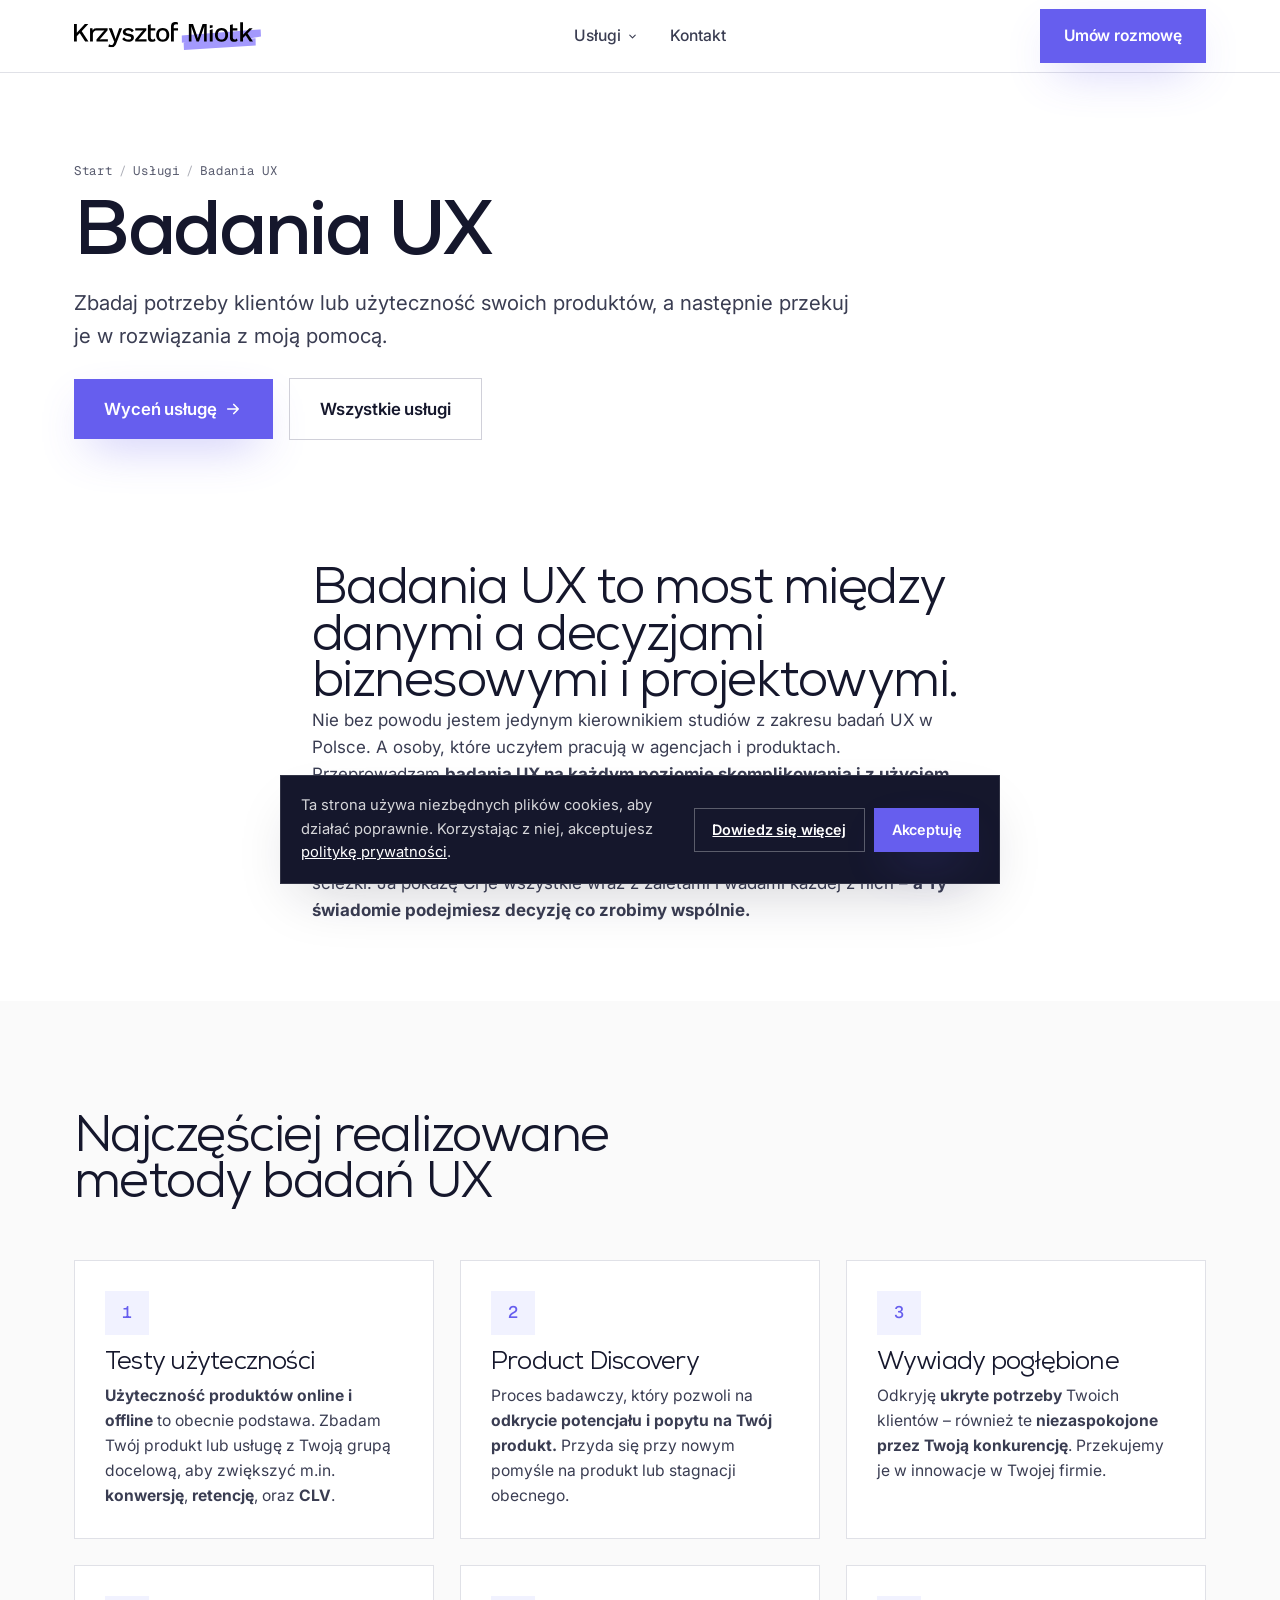
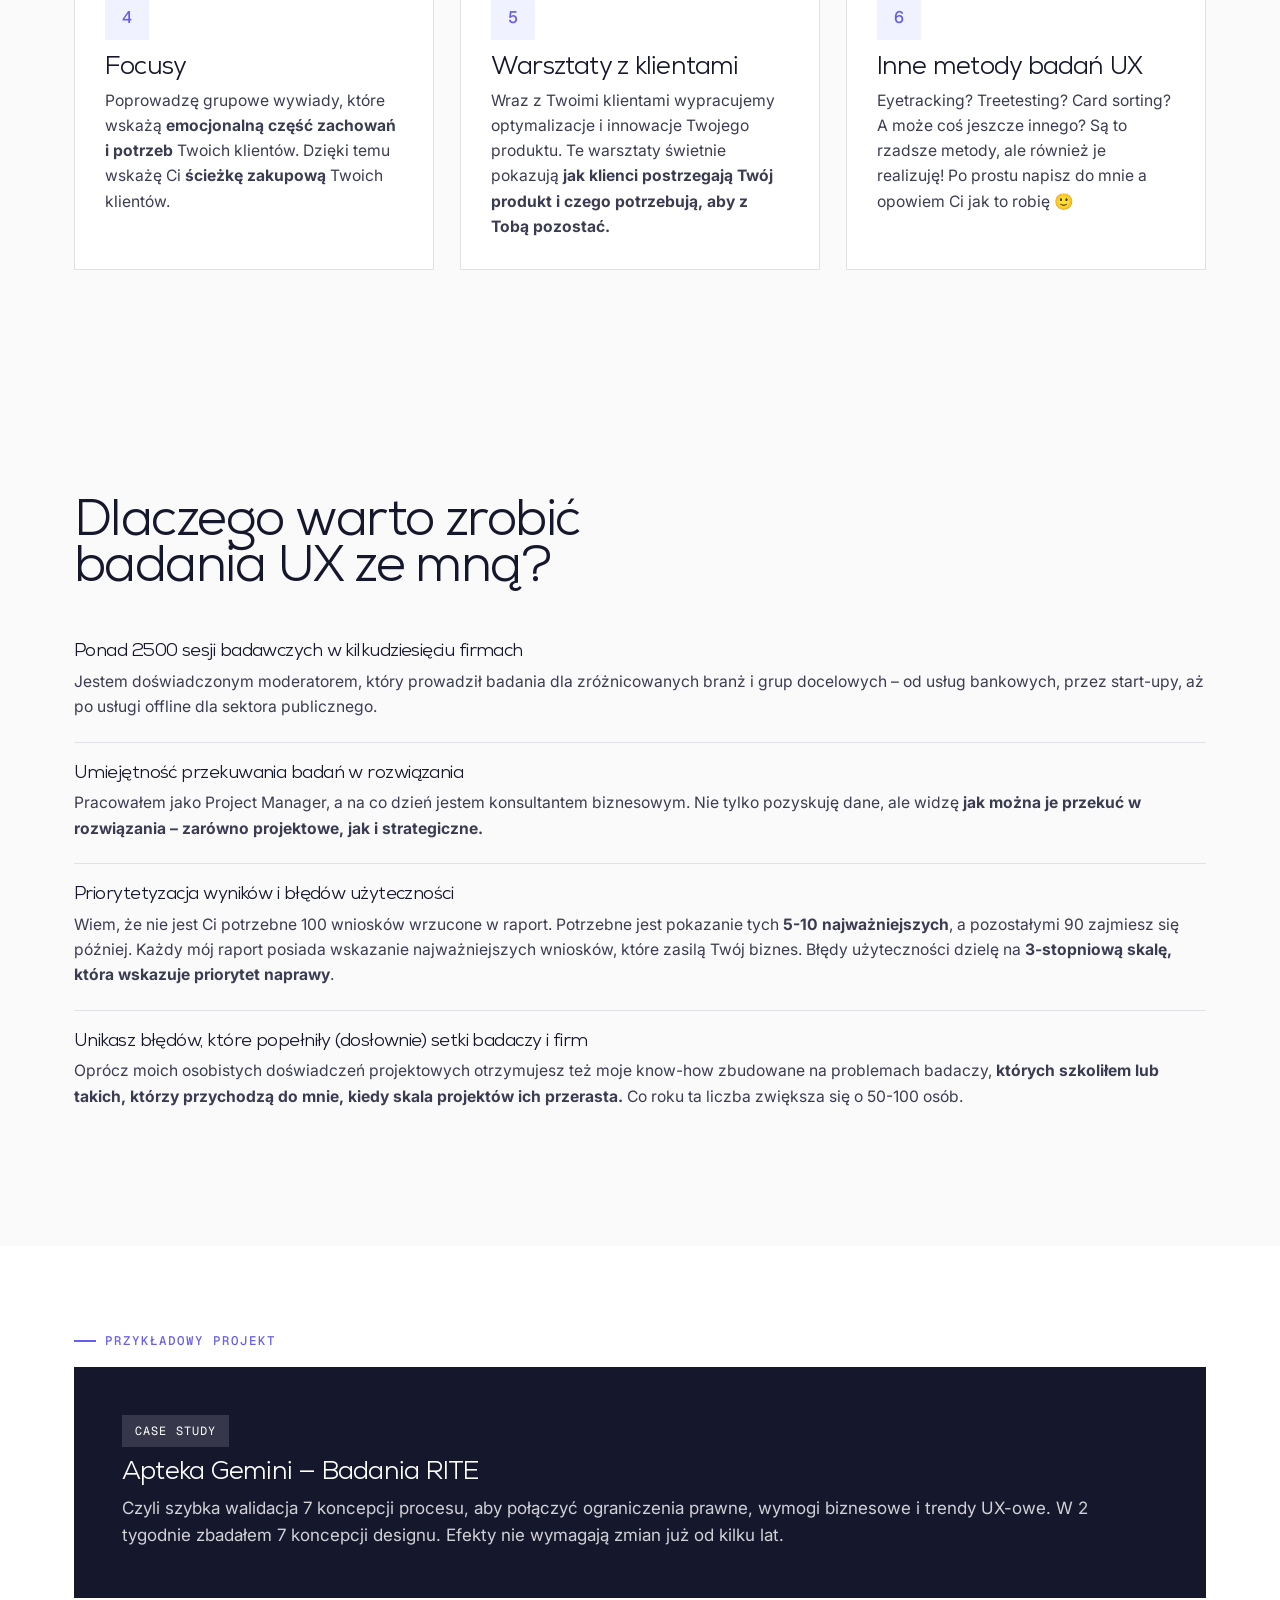
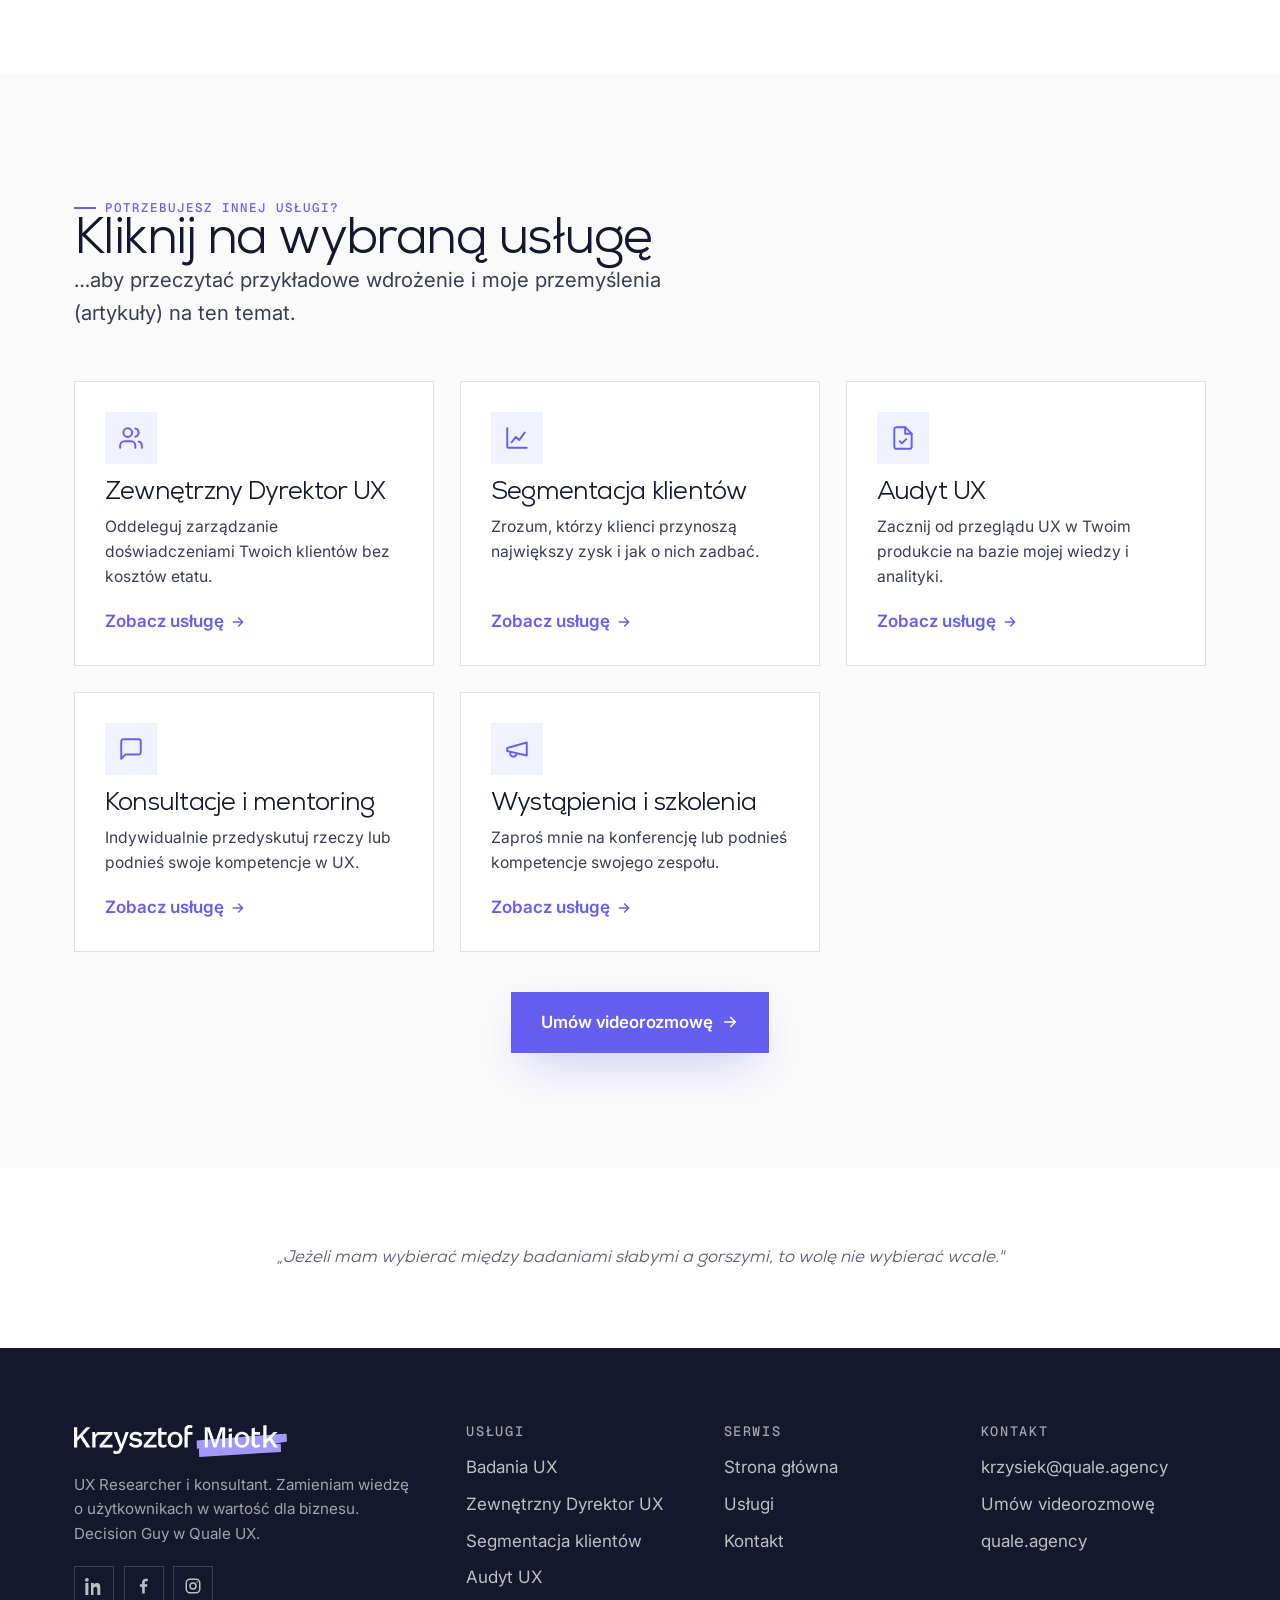
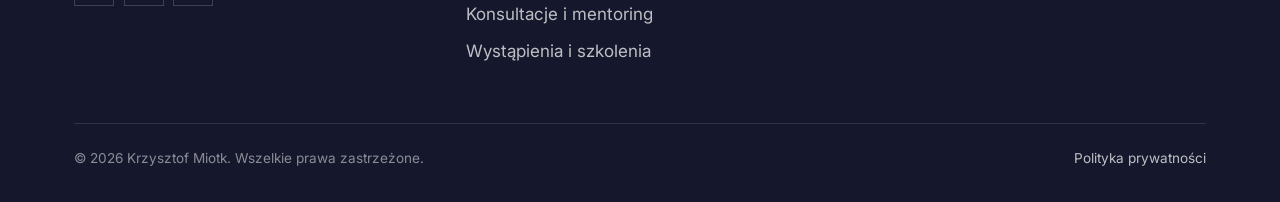
<file: badania-ux.html>
<!DOCTYPE html>
<html lang="pl">
<head>
<meta charset="utf-8" />
<meta name="viewport" content="width=device-width, initial-scale=1" />
<title>Badania UX — Krzysztof Miotk</title>
<meta name="description" content="Zbadaj potrzeby klientów lub użyteczność swoich produktów, a następnie przekuj je w rozwiązania z moją pomocą." />
<link rel="canonical" href="https://agalapinska.github.io/krzysztof-miotk/badania-ux.html" />
<meta name="theme-color" content="#6E47E5" />
<link rel="icon" href="assets/favicon.svg" type="image/svg+xml" />
<link rel="apple-touch-icon" href="assets/favicon.svg" />
<meta property="og:type" content="website" />
<meta property="og:locale" content="pl_PL" />
<meta property="og:site_name" content="Krzysztof Miotk" />
<meta property="og:title" content="Badania UX — Krzysztof Miotk" />
<meta property="og:description" content="Zbadaj potrzeby klientów lub użyteczność swoich produktów, a następnie przekuj je w rozwiązania z moją pomocą." />
<meta property="og:url" content="https://agalapinska.github.io/krzysztof-miotk/badania-ux.html" />
<meta property="og:image" content="https://agalapinska.github.io/krzysztof-miotk/assets/og-image.jpg" />
<meta property="og:image:width" content="1200" />
<meta property="og:image:height" content="630" />
<meta name="twitter:card" content="summary_large_image" />
<meta name="twitter:title" content="Badania UX — Krzysztof Miotk" />
<meta name="twitter:description" content="Zbadaj potrzeby klientów lub użyteczność swoich produktów, a następnie przekuj je w rozwiązania z moją pomocą." />
<meta name="twitter:image" content="https://agalapinska.github.io/krzysztof-miotk/assets/og-image.jpg" />
<link rel="preconnect" href="https://fonts.googleapis.com" />
<link rel="preconnect" href="https://fonts.gstatic.com" crossorigin />
<link href="https://fonts.googleapis.com/css2?family=Hanken+Grotesk:wght@400;500;600;700;800;900&family=Inter:wght@400;500;600;700&family=Geist+Mono:wght@400;500&display=swap" rel="stylesheet" />
<link rel="stylesheet" href="css/styles.css" />
<script type="application/ld+json">{"@context": "https://schema.org", "@type": "Service", "name": "Badania UX", "serviceType": "Badania UX", "description": "Zbadaj potrzeby klientów lub użyteczność swoich produktów, a następnie przekuj je w rozwiązania z moją pomocą.", "provider": {"@type": "Person", "name": "Krzysztof Miotk", "url": "https://agalapinska.github.io/krzysztof-miotk/", "jobTitle": "UX Researcher i konsultant"}, "areaServed": "PL", "url": "https://agalapinska.github.io/krzysztof-miotk/badania-ux.html"}</script>
</head>
<body>
<a class="skip-link" href="#main">Przejdź do treści</a>
<header class="site-header">
  <div class="wrap nav">
    <a href="index.html" class="brand" aria-label="Krzysztof Miotk — strona główna">
      <img src="assets/logo.svg" alt="Krzysztof Miotk" class="brand-logo" width="280" height="42" />
    </a>
    <nav class="nav-links" aria-label="Główna nawigacja">
      <div class="nav-item">
        <a href="uslugi.html" class="nav-top" aria-haspopup="true">Usługi <svg class="chev" viewBox="0 0 24 24" fill="none" stroke="currentColor" stroke-width="2.4" stroke-linecap="round" stroke-linejoin="round"><path d="M6 9l6 6 6-6"/></svg></a>
        <div class="megamenu">
          <div class="wrap megamenu-inner">
            <div class="mega-intro">
              <p class="eyebrow">Usługi</p>
              <h3>Wsparcie UX dopasowane do etapu Twojego produktu</h3>
              <a href="uslugi.html" class="link-arrow">Wszystkie usługi <svg viewBox="0 0 24 24" fill="none" stroke="currentColor" stroke-width="2.2" stroke-linecap="round" stroke-linejoin="round"><path d="M5 12h14M13 6l6 6-6 6"/></svg></a>
            </div>
            <div class="mega-grid">
            <a href="badania-ux.html" aria-current="page">
              <span class="mega-name">Badania UX <svg viewBox="0 0 24 24" fill="none" stroke="currentColor" stroke-width="2.4" stroke-linecap="round" stroke-linejoin="round"><path d="M5 12h14M13 6l6 6-6 6"/></svg></span>
              <span class="mega-desc">Pozyskaj wiedzę o użytkownikach i przekuj je w biznes z moją pomocą.</span>
            </a>
            <a href="zewnetrzny-dyrektor-ux.html">
              <span class="mega-name">Zewnętrzny Dyrektor UX <svg viewBox="0 0 24 24" fill="none" stroke="currentColor" stroke-width="2.4" stroke-linecap="round" stroke-linejoin="round"><path d="M5 12h14M13 6l6 6-6 6"/></svg></span>
              <span class="mega-desc">Oddeleguj zarządzanie doświadczeniami Twoich klientów bez kosztów etatu.</span>
            </a>
            <a href="segmentacja-klientow.html">
              <span class="mega-name">Segmentacja klientów <svg viewBox="0 0 24 24" fill="none" stroke="currentColor" stroke-width="2.4" stroke-linecap="round" stroke-linejoin="round"><path d="M5 12h14M13 6l6 6-6 6"/></svg></span>
              <span class="mega-desc">Zrozum, którzy klienci przynoszą największy zysk i jak o nich zadbać.</span>
            </a>
            <a href="audyt-ux.html">
              <span class="mega-name">Audyt UX <svg viewBox="0 0 24 24" fill="none" stroke="currentColor" stroke-width="2.4" stroke-linecap="round" stroke-linejoin="round"><path d="M5 12h14M13 6l6 6-6 6"/></svg></span>
              <span class="mega-desc">Zacznij od przeglądu UX w Twoim produkcie na bazie mojej wiedzy i analityki.</span>
            </a>
            <a href="konsultacje-i-mentoring.html">
              <span class="mega-name">Konsultacje i mentoring <svg viewBox="0 0 24 24" fill="none" stroke="currentColor" stroke-width="2.4" stroke-linecap="round" stroke-linejoin="round"><path d="M5 12h14M13 6l6 6-6 6"/></svg></span>
              <span class="mega-desc">Indywidualnie przedyskutuj rzeczy lub podnieś swoje kompetencje w UX.</span>
            </a>
            <a href="wystapienia-i-szkolenia.html">
              <span class="mega-name">Wystąpienia i szkolenia <svg viewBox="0 0 24 24" fill="none" stroke="currentColor" stroke-width="2.4" stroke-linecap="round" stroke-linejoin="round"><path d="M5 12h14M13 6l6 6-6 6"/></svg></span>
              <span class="mega-desc">Zaproś mnie na konferencję lub podnieś kompetencje swojego zespołu.</span>
            </a>
            </div>
          </div>
        </div>
      </div>
      <a href="kontakt.html">Kontakt</a>
    </nav>
    <div class="nav-cta">
      <a href="kontakt.html#kalendarz" class="btn btn--primary nav-desk">Umów rozmowę</a>
      <button class="nav-toggle" aria-label="Menu" aria-expanded="false"><span></span></button>
    </div>
  </div>
</header>
<main id="main">

<section class="page-hero">
  <div class="wrap">
    <p class="breadcrumbs"><a href="index.html">Start</a><span>/</span><a href="uslugi.html">Usługi</a><span>/</span>Badania UX</p>
    <h1 style="max-width:18ch; margin-top:.4rem">Badania UX</h1>
    <p class="lead">Zbadaj potrzeby klientów lub użyteczność swoich produktów, a następnie przekuj je w rozwiązania z moją pomocą.</p>
    <div class="hero-cta" style="margin-top:1.6rem">
      <a href="kontakt.html" class="btn btn--primary btn--lg">Wyceń usługę <svg viewBox="0 0 24 24" fill="none" stroke="currentColor" stroke-width="2.2" stroke-linecap="round" stroke-linejoin="round"><path d="M5 12h14M13 6l6 6-6 6"/></svg></a>
      <a href="uslugi.html" class="btn btn--ghost btn--lg">Wszystkie usługi</a>
    </div>
  </div>
</section>
<section class="section--tight">
  <div class="wrap maxw-prose reveal">
    <h2>Badania UX to most między danymi a decyzjami biznesowymi i projektowymi.</h2>
    <p>Nie bez powodu jestem jedynym kierownikiem studiów z zakresu badań UX w Polsce. A osoby, które uczyłem pracują w agencjach i produktach.</p><p>Przeprowadzam <strong>badania UX na każdym poziomie skomplikowania i z użyciem najbardziej optymalnych metod do postawionych celów i budżetów.</strong></p><p>Wskażę Ci, które ścieżki pozwolą spełnić Twój cel biznesowy. Zazwyczaj do postawionego celu są 2-4 sensowne (opłacalne w stosunku cena do jakości) ścieżki. Ja pokażę Ci je wszystkie wraz z zaletami i wadami każdej z nich – <strong>a Ty świadomie podejmiesz decyzję co zrobimy wspólnie.</strong></p>
  </div>
</section>
<section class="section section--soft">
  <div class="wrap">
    <div class="section-head reveal"><h2>Najczęściej realizowane metody badań UX</h2></div>
    <div class="grid grid-3 reveal">
      <div class="card">
        <span class="method-num">1</span>
        <h3>Testy użyteczności</h3>
        <p><strong>Użyteczność produktów online i offline</strong> to obecnie podstawa. Zbadam Twój produkt lub usługę z Twoją grupą docelową, aby zwiększyć m.in. <strong>konwersję</strong>, <strong>retencję</strong>, oraz <strong>CLV</strong>.</p>
      </div>
      <div class="card">
        <span class="method-num">2</span>
        <h3>Product Discovery</h3>
        <p>Proces badawczy, który pozwoli na <strong>odkrycie potencjału i popytu na Twój produkt.</strong> Przyda się przy nowym pomyśle na produkt lub stagnacji obecnego.</p>
      </div>
      <div class="card">
        <span class="method-num">3</span>
        <h3>Wywiady pogłębione</h3>
        <p>Odkryję <strong>ukryte potrzeby</strong> Twoich klientów – również te <strong>niezaspokojone przez Twoją konkurencję</strong>. Przekujemy je w innowacje w Twojej firmie.</p>
      </div>
      <div class="card">
        <span class="method-num">4</span>
        <h3>Focusy</h3>
        <p>Poprowadzę grupowe wywiady, które wskażą <strong>emocjonalną część zachowań i potrzeb</strong> Twoich klientów. Dzięki temu wskażę Ci <strong>ścieżkę zakupową</strong> Twoich klientów.</p>
      </div>
      <div class="card">
        <span class="method-num">5</span>
        <h3>Warsztaty z klientami</h3>
        <p>Wraz z Twoimi klientami wypracujemy optymalizacje i innowacje Twojego produktu. Te warsztaty świetnie pokazują <strong>jak klienci postrzegają Twój produkt i czego potrzebują, aby z Tobą pozostać.</strong></p>
      </div>
      <div class="card">
        <span class="method-num">6</span>
        <h3>Inne metody badań UX</h3>
        <p>Eyetracking? Treetesting? Card sorting? A może coś jeszcze innego? Są to rzadsze metody, ale również je realizuję! Po prostu napisz do mnie a opowiem Ci jak to robię 🙂</p>
      </div>
    </div>
  </div>
</section>
<section class="section section--soft">
  <div class="wrap">
    <div class="section-head reveal"><h2>Dlaczego warto zrobić badania UX ze mną?</h2></div>
    <div class="reveal">
      <div class="reason">
        <h3>Ponad 2500 sesji badawczych w kilkudziesięciu firmach</h3>
        <p>Jestem doświadczonym moderatorem, który prowadził badania dla zróżnicowanych branż i grup docelowych – od usług bankowych, przez start-upy, aż po usługi offline dla sektora publicznego.</p>
      </div>
      <div class="reason">
        <h3>Umiejętność przekuwania badań w rozwiązania</h3>
        <p>Pracowałem jako Project Manager, a na co dzień jestem konsultantem biznesowym. Nie tylko pozyskuję dane, ale widzę <strong>jak można je przekuć w rozwiązania – zarówno projektowe, jak i strategiczne.</strong></p>
      </div>
      <div class="reason">
        <h3>Priorytetyzacja wyników i błędów użyteczności</h3>
        <p>Wiem, że nie jest Ci potrzebne 100 wniosków wrzucone w raport. Potrzebne jest pokazanie tych <strong>5-10 najważniejszych</strong>, a pozostałymi 90 zajmiesz się później. Każdy mój raport posiada wskazanie najważniejszych wniosków, które zasilą Twój biznes. Błędy użyteczności dzielę na <strong>3-stopniową skalę, która wskazuje priorytet naprawy</strong>.</p>
      </div>
      <div class="reason">
        <h3>Unikasz błędów, które popełniły (dosłownie) setki badaczy i firm</h3>
        <p>Oprócz moich osobistych doświadczeń projektowych otrzymujesz też moje know-how zbudowane na problemach badaczy, <strong>których szkoliłem lub takich, którzy przychodzą do mnie, kiedy skala projektów ich przerasta.</strong> Co roku ta liczba zwiększa się o 50-100 osób.</p>
      </div>
    </div>
  </div>
</section>
<section class="section--tight">
  <div class="wrap">
    <p class="eyebrow reveal" style="margin-bottom:1rem">Przykładowy projekt</p>
        <div class="casestudy reveal">
      <span class="pill">Case study</span>
      <h3>Apteka Gemini — Badania RITE</h3>
      <p>Czyli szybka walidacja 7 koncepcji procesu, aby połączyć ograniczenia prawne, wymogi biznesowe i trendy UX-owe. W 2 tygodnie zbadałem 7 koncepcji designu. Efekty nie wymagają zmian już od kilku lat.</p>
      
    </div>
  </div>
</section>
<section class="section section--soft">
  <div class="wrap">
    <div class="section-head reveal">
      <p class="eyebrow">Potrzebujesz innej usługi?</p>
      <h2>Kliknij na wybraną usługę</h2>
      <p class="lead">…aby przeczytać przykładowe wdrożenie i moje przemyślenia (artykuły) na ten temat.</p>
    </div>
    <div class="grid grid-3 reveal">
      <a href="zewnetrzny-dyrektor-ux.html" class="card">
        <div class="ico"><svg viewBox="0 0 24 24" fill="none" stroke="currentColor" stroke-width="1.8" stroke-linecap="round" stroke-linejoin="round"><path d="M16 21v-2a4 4 0 0 0-4-4H6a4 4 0 0 0-4 4v2"/><circle cx="9" cy="7" r="4"/><path d="M22 21v-2a4 4 0 0 0-3-3.87M16 3.13a4 4 0 0 1 0 7.75"/></svg></div>
        <h3>Zewnętrzny Dyrektor UX</h3>
        <p>Oddeleguj zarządzanie doświadczeniami Twoich klientów bez kosztów etatu.</p>
        <span class="card-foot link-arrow">Zobacz usługę <svg viewBox="0 0 24 24" fill="none" stroke="currentColor" stroke-width="2.2" stroke-linecap="round" stroke-linejoin="round"><path d="M5 12h14M13 6l6 6-6 6"/></svg></span>
      </a>
      <a href="segmentacja-klientow.html" class="card">
        <div class="ico"><svg viewBox="0 0 24 24" fill="none" stroke="currentColor" stroke-width="1.8" stroke-linecap="round" stroke-linejoin="round"><path d="M21 21H4a1 1 0 0 1-1-1V3"/><path d="M7 16l4-5 3 3 5-7"/></svg></div>
        <h3>Segmentacja klientów</h3>
        <p>Zrozum, którzy klienci przynoszą największy zysk i jak o nich zadbać.</p>
        <span class="card-foot link-arrow">Zobacz usługę <svg viewBox="0 0 24 24" fill="none" stroke="currentColor" stroke-width="2.2" stroke-linecap="round" stroke-linejoin="round"><path d="M5 12h14M13 6l6 6-6 6"/></svg></span>
      </a>
      <a href="audyt-ux.html" class="card">
        <div class="ico"><svg viewBox="0 0 24 24" fill="none" stroke="currentColor" stroke-width="1.8" stroke-linecap="round" stroke-linejoin="round"><path d="M14 2H6a2 2 0 0 0-2 2v16a2 2 0 0 0 2 2h12a2 2 0 0 0 2-2V8z"/><path d="M14 2v6h6M9 15l2 2 4-4"/></svg></div>
        <h3>Audyt UX</h3>
        <p>Zacznij od przeglądu UX w Twoim produkcie na bazie mojej wiedzy i analityki.</p>
        <span class="card-foot link-arrow">Zobacz usługę <svg viewBox="0 0 24 24" fill="none" stroke="currentColor" stroke-width="2.2" stroke-linecap="round" stroke-linejoin="round"><path d="M5 12h14M13 6l6 6-6 6"/></svg></span>
      </a>
      <a href="konsultacje-i-mentoring.html" class="card">
        <div class="ico"><svg viewBox="0 0 24 24" fill="none" stroke="currentColor" stroke-width="1.8" stroke-linecap="round" stroke-linejoin="round"><path d="M21 15a2 2 0 0 1-2 2H7l-4 4V5a2 2 0 0 1 2-2h14a2 2 0 0 1 2 2z"/></svg></div>
        <h3>Konsultacje i mentoring</h3>
        <p>Indywidualnie przedyskutuj rzeczy lub podnieś swoje kompetencje w UX.</p>
        <span class="card-foot link-arrow">Zobacz usługę <svg viewBox="0 0 24 24" fill="none" stroke="currentColor" stroke-width="2.2" stroke-linecap="round" stroke-linejoin="round"><path d="M5 12h14M13 6l6 6-6 6"/></svg></span>
      </a>
      <a href="wystapienia-i-szkolenia.html" class="card">
        <div class="ico"><svg viewBox="0 0 24 24" fill="none" stroke="currentColor" stroke-width="1.8" stroke-linecap="round" stroke-linejoin="round"><path d="M3 11l18-5v12L3 14v-3zM11.6 16.8a3 3 0 1 1-5.8-1.6"/></svg></div>
        <h3>Wystąpienia i szkolenia</h3>
        <p>Zaproś mnie na konferencję lub podnieś kompetencje swojego zespołu.</p>
        <span class="card-foot link-arrow">Zobacz usługę <svg viewBox="0 0 24 24" fill="none" stroke="currentColor" stroke-width="2.2" stroke-linecap="round" stroke-linejoin="round"><path d="M5 12h14M13 6l6 6-6 6"/></svg></span>
      </a>
    </div>
    <div class="center" style="margin-top:2.5rem">
      <a href="kontakt.html" class="btn btn--primary btn--lg">Umów videorozmowę <svg viewBox="0 0 24 24" fill="none" stroke="currentColor" stroke-width="2.2" stroke-linecap="round" stroke-linejoin="round"><path d="M5 12h14M13 6l6 6-6 6"/></svg></a>
    </div>
  </div>
</section>
<section class="section--tight center">
  <div class="wrap"><p class="motto">„Jeżeli mam wybierać między badaniami słabymi a gorszymi, to wolę nie wybierać wcale."</p></div>
</section></main>

<footer class="site-footer">
  <div class="wrap">
    <div class="footer-grid">
      <div>
        <div class="brand"><img src="assets/logo-white.svg" alt="Krzysztof Miotk" class="brand-logo" width="280" height="42" /></div>
        <p class="footer-about">UX Researcher i konsultant. Zamieniam wiedzę o użytkownikach w wartość dla biznesu. Decision Guy w Quale UX.</p>
        <div class="socials">
          <a href="https://www.linkedin.com/" aria-label="LinkedIn" target="_blank" rel="noopener"><svg viewBox="0 0 24 24" fill="currentColor"><path d="M4.98 3.5A2.5 2.5 0 1 1 0 3.5a2.5 2.5 0 0 1 4.98 0zM.5 8h4V24h-4V8zM8 8h3.8v2.2h.05c.53-1 1.83-2.2 3.77-2.2 4.03 0 4.78 2.65 4.78 6.1V24h-4v-7.1c0-1.7-.03-3.9-2.38-3.9-2.38 0-2.75 1.86-2.75 3.78V24H8V8z"/></svg></a>
          <a href="https://www.facebook.com/" aria-label="Facebook" target="_blank" rel="noopener"><svg viewBox="0 0 24 24" fill="currentColor"><path d="M13 22v-9h3l.5-3.5H13V7.3c0-1 .3-1.7 1.8-1.7H17V2.4c-.4-.05-1.5-.16-2.8-.16-2.8 0-4.7 1.7-4.7 4.8v2.66H6.5V13H9.5v9H13z"/></svg></a>
          <a href="https://www.instagram.com/" aria-label="Instagram" target="_blank" rel="noopener"><svg viewBox="0 0 24 24" fill="none" stroke="currentColor" stroke-width="2"><rect x="3" y="3" width="18" height="18" rx="5"/><circle cx="12" cy="12" r="4"/><circle cx="17.5" cy="6.5" r="1" fill="currentColor" stroke="none"/></svg></a>
        </div>
      </div>
      <div class="footer-col">
        <h4>Usługi</h4>
        <ul>
          <li><a href="badania-ux.html">Badania UX</a></li>
          <li><a href="zewnetrzny-dyrektor-ux.html">Zewnętrzny Dyrektor UX</a></li>
          <li><a href="segmentacja-klientow.html">Segmentacja klientów</a></li>
          <li><a href="audyt-ux.html">Audyt UX</a></li>
          <li><a href="konsultacje-i-mentoring.html">Konsultacje i mentoring</a></li>
          <li><a href="wystapienia-i-szkolenia.html">Wystąpienia i szkolenia</a></li>
        </ul>
      </div>
      <div class="footer-col">
        <h4>Serwis</h4>
        <ul>
          <li><a href="index.html">Strona główna</a></li>
          <li><a href="uslugi.html">Usługi</a></li>
          <li><a href="kontakt.html">Kontakt</a></li>
        </ul>
      </div>
      <div class="footer-col">
        <h4>Kontakt</h4>
        <ul>
          <li><a href="mailto:krzysiek@quale.agency">krzysiek@quale.agency</a></li>
          <li><a href="kontakt.html">Umów videorozmowę</a></li>
          <li><a href="https://quale.agency" target="_blank" rel="noopener">quale.agency</a></li>
        </ul>
      </div>
    </div>
    <div class="footer-bottom">
      <span>© <span data-year>2025</span> Krzysztof Miotk. Wszelkie prawa zastrzeżone.</span>
      <a href="polityka-prywatnosci.html">Polityka prywatności</a>
    </div>
  </div>
</footer>

<script src="js/main.js"></script>
</body>
</html>
</file>
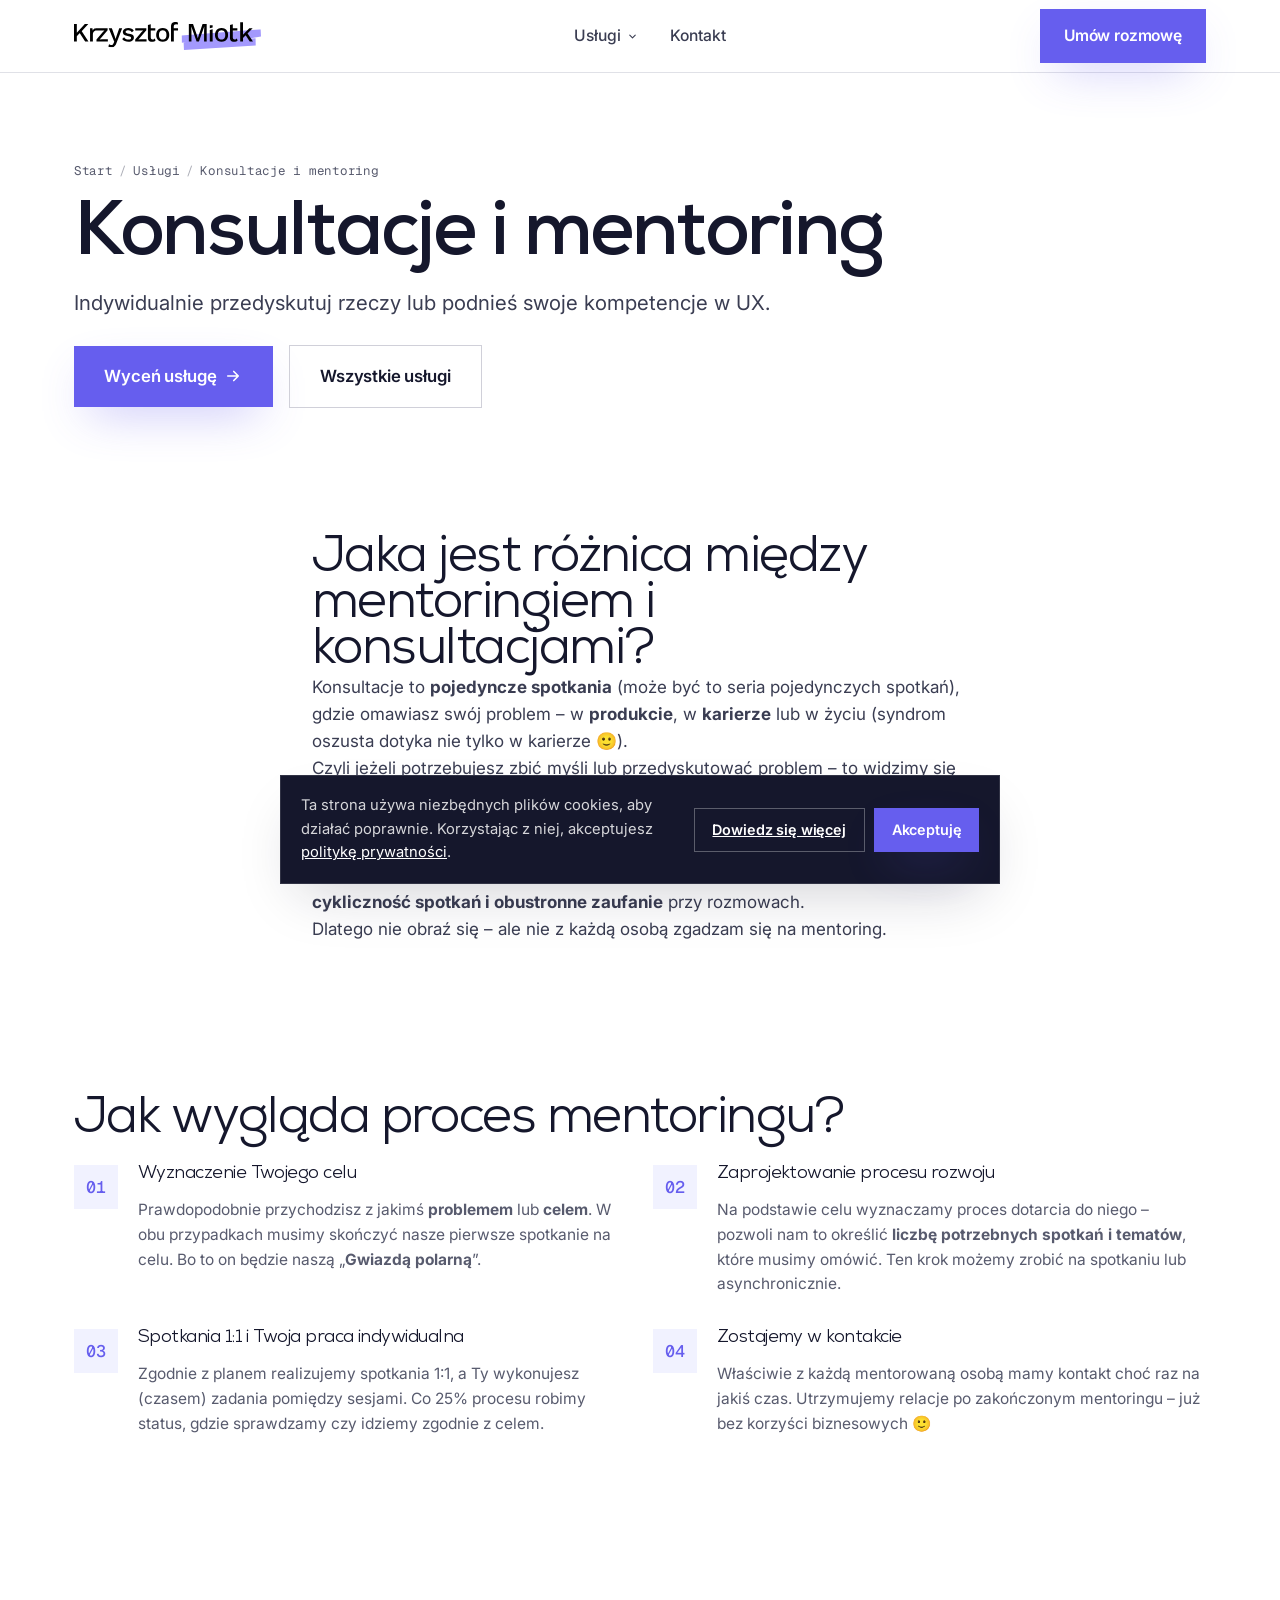
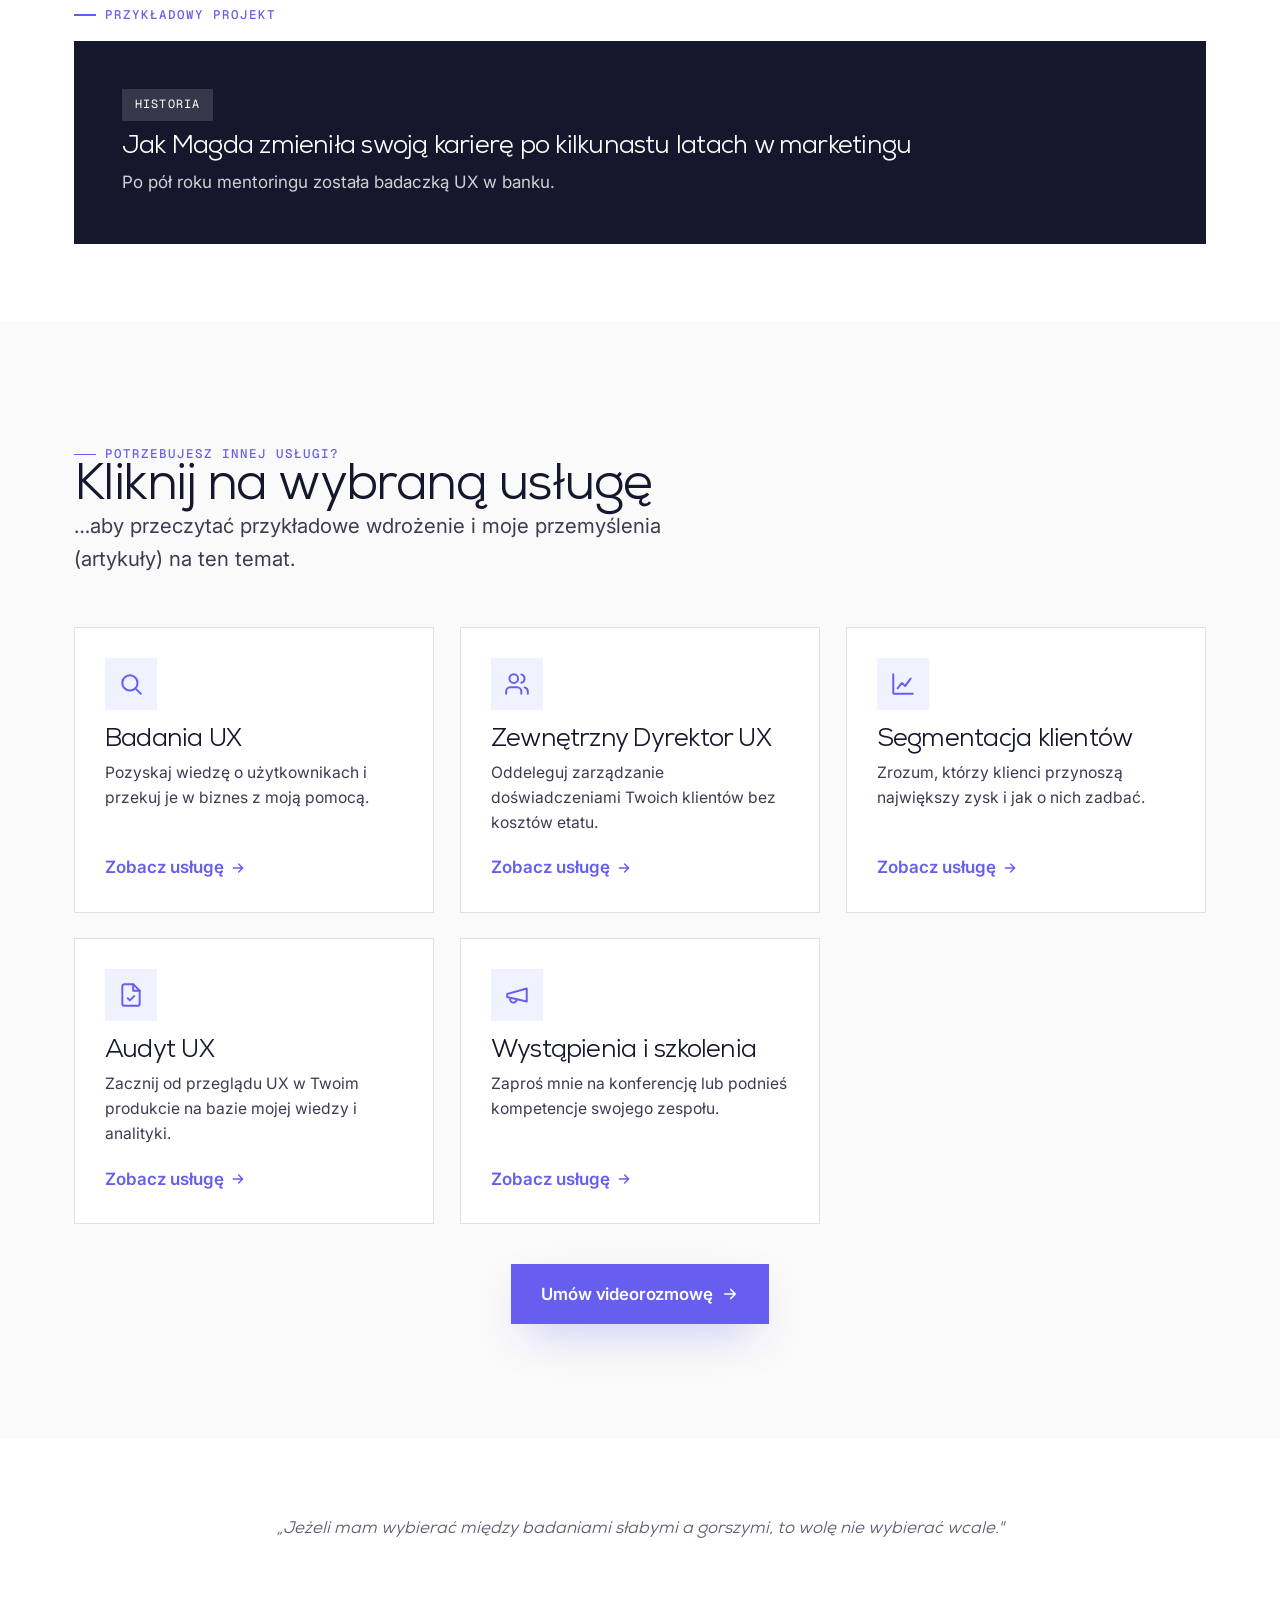
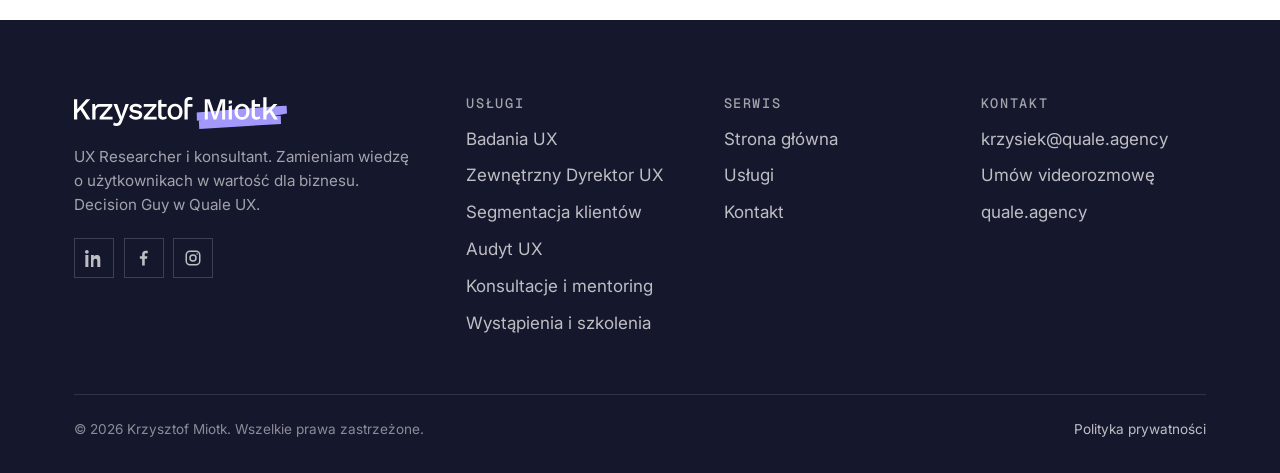
<file: konsultacje-i-mentoring.html>
<!DOCTYPE html>
<html lang="pl">
<head>
<meta charset="utf-8" />
<meta name="viewport" content="width=device-width, initial-scale=1" />
<title>Konsultacje i mentoring — Krzysztof Miotk</title>
<meta name="description" content="Indywidualnie przedyskutuj rzeczy lub podnieś swoje kompetencje w UX." />
<link rel="canonical" href="https://agalapinska.github.io/krzysztof-miotk/konsultacje-i-mentoring.html" />
<meta name="theme-color" content="#6E47E5" />
<link rel="icon" href="assets/favicon.svg" type="image/svg+xml" />
<link rel="apple-touch-icon" href="assets/favicon.svg" />
<meta property="og:type" content="website" />
<meta property="og:locale" content="pl_PL" />
<meta property="og:site_name" content="Krzysztof Miotk" />
<meta property="og:title" content="Konsultacje i mentoring — Krzysztof Miotk" />
<meta property="og:description" content="Indywidualnie przedyskutuj rzeczy lub podnieś swoje kompetencje w UX." />
<meta property="og:url" content="https://agalapinska.github.io/krzysztof-miotk/konsultacje-i-mentoring.html" />
<meta property="og:image" content="https://agalapinska.github.io/krzysztof-miotk/assets/og-image.jpg" />
<meta property="og:image:width" content="1200" />
<meta property="og:image:height" content="630" />
<meta name="twitter:card" content="summary_large_image" />
<meta name="twitter:title" content="Konsultacje i mentoring — Krzysztof Miotk" />
<meta name="twitter:description" content="Indywidualnie przedyskutuj rzeczy lub podnieś swoje kompetencje w UX." />
<meta name="twitter:image" content="https://agalapinska.github.io/krzysztof-miotk/assets/og-image.jpg" />
<link rel="preconnect" href="https://fonts.googleapis.com" />
<link rel="preconnect" href="https://fonts.gstatic.com" crossorigin />
<link href="https://fonts.googleapis.com/css2?family=Hanken+Grotesk:wght@400;500;600;700;800;900&family=Inter:wght@400;500;600;700&family=Geist+Mono:wght@400;500&display=swap" rel="stylesheet" />
<link rel="stylesheet" href="css/styles.css" />
<script type="application/ld+json">{"@context": "https://schema.org", "@type": "Service", "name": "Konsultacje i mentoring", "serviceType": "Konsultacje i mentoring", "description": "Indywidualnie przedyskutuj rzeczy lub podnieś swoje kompetencje w UX.", "provider": {"@type": "Person", "name": "Krzysztof Miotk", "url": "https://agalapinska.github.io/krzysztof-miotk/", "jobTitle": "UX Researcher i konsultant"}, "areaServed": "PL", "url": "https://agalapinska.github.io/krzysztof-miotk/konsultacje-i-mentoring.html"}</script>
</head>
<body>
<a class="skip-link" href="#main">Przejdź do treści</a>
<header class="site-header">
  <div class="wrap nav">
    <a href="index.html" class="brand" aria-label="Krzysztof Miotk — strona główna">
      <img src="assets/logo.svg" alt="Krzysztof Miotk" class="brand-logo" width="280" height="42" />
    </a>
    <nav class="nav-links" aria-label="Główna nawigacja">
      <div class="nav-item">
        <a href="uslugi.html" class="nav-top" aria-haspopup="true">Usługi <svg class="chev" viewBox="0 0 24 24" fill="none" stroke="currentColor" stroke-width="2.4" stroke-linecap="round" stroke-linejoin="round"><path d="M6 9l6 6 6-6"/></svg></a>
        <div class="megamenu">
          <div class="wrap megamenu-inner">
            <div class="mega-intro">
              <p class="eyebrow">Usługi</p>
              <h3>Wsparcie UX dopasowane do etapu Twojego produktu</h3>
              <a href="uslugi.html" class="link-arrow">Wszystkie usługi <svg viewBox="0 0 24 24" fill="none" stroke="currentColor" stroke-width="2.2" stroke-linecap="round" stroke-linejoin="round"><path d="M5 12h14M13 6l6 6-6 6"/></svg></a>
            </div>
            <div class="mega-grid">
            <a href="badania-ux.html">
              <span class="mega-name">Badania UX <svg viewBox="0 0 24 24" fill="none" stroke="currentColor" stroke-width="2.4" stroke-linecap="round" stroke-linejoin="round"><path d="M5 12h14M13 6l6 6-6 6"/></svg></span>
              <span class="mega-desc">Pozyskaj wiedzę o użytkownikach i przekuj je w biznes z moją pomocą.</span>
            </a>
            <a href="zewnetrzny-dyrektor-ux.html">
              <span class="mega-name">Zewnętrzny Dyrektor UX <svg viewBox="0 0 24 24" fill="none" stroke="currentColor" stroke-width="2.4" stroke-linecap="round" stroke-linejoin="round"><path d="M5 12h14M13 6l6 6-6 6"/></svg></span>
              <span class="mega-desc">Oddeleguj zarządzanie doświadczeniami Twoich klientów bez kosztów etatu.</span>
            </a>
            <a href="segmentacja-klientow.html">
              <span class="mega-name">Segmentacja klientów <svg viewBox="0 0 24 24" fill="none" stroke="currentColor" stroke-width="2.4" stroke-linecap="round" stroke-linejoin="round"><path d="M5 12h14M13 6l6 6-6 6"/></svg></span>
              <span class="mega-desc">Zrozum, którzy klienci przynoszą największy zysk i jak o nich zadbać.</span>
            </a>
            <a href="audyt-ux.html">
              <span class="mega-name">Audyt UX <svg viewBox="0 0 24 24" fill="none" stroke="currentColor" stroke-width="2.4" stroke-linecap="round" stroke-linejoin="round"><path d="M5 12h14M13 6l6 6-6 6"/></svg></span>
              <span class="mega-desc">Zacznij od przeglądu UX w Twoim produkcie na bazie mojej wiedzy i analityki.</span>
            </a>
            <a href="konsultacje-i-mentoring.html" aria-current="page">
              <span class="mega-name">Konsultacje i mentoring <svg viewBox="0 0 24 24" fill="none" stroke="currentColor" stroke-width="2.4" stroke-linecap="round" stroke-linejoin="round"><path d="M5 12h14M13 6l6 6-6 6"/></svg></span>
              <span class="mega-desc">Indywidualnie przedyskutuj rzeczy lub podnieś swoje kompetencje w UX.</span>
            </a>
            <a href="wystapienia-i-szkolenia.html">
              <span class="mega-name">Wystąpienia i szkolenia <svg viewBox="0 0 24 24" fill="none" stroke="currentColor" stroke-width="2.4" stroke-linecap="round" stroke-linejoin="round"><path d="M5 12h14M13 6l6 6-6 6"/></svg></span>
              <span class="mega-desc">Zaproś mnie na konferencję lub podnieś kompetencje swojego zespołu.</span>
            </a>
            </div>
          </div>
        </div>
      </div>
      <a href="kontakt.html">Kontakt</a>
    </nav>
    <div class="nav-cta">
      <a href="kontakt.html#kalendarz" class="btn btn--primary nav-desk">Umów rozmowę</a>
      <button class="nav-toggle" aria-label="Menu" aria-expanded="false"><span></span></button>
    </div>
  </div>
</header>
<main id="main">

<section class="page-hero">
  <div class="wrap">
    <p class="breadcrumbs"><a href="index.html">Start</a><span>/</span><a href="uslugi.html">Usługi</a><span>/</span>Konsultacje i mentoring</p>
    <h1 style="max-width:18ch; margin-top:.4rem">Konsultacje i mentoring</h1>
    <p class="lead">Indywidualnie przedyskutuj rzeczy lub podnieś swoje kompetencje w UX.</p>
    <div class="hero-cta" style="margin-top:1.6rem">
      <a href="kontakt.html" class="btn btn--primary btn--lg">Wyceń usługę <svg viewBox="0 0 24 24" fill="none" stroke="currentColor" stroke-width="2.2" stroke-linecap="round" stroke-linejoin="round"><path d="M5 12h14M13 6l6 6-6 6"/></svg></a>
      <a href="uslugi.html" class="btn btn--ghost btn--lg">Wszystkie usługi</a>
    </div>
  </div>
</section>
<section class="section--tight">
  <div class="wrap maxw-prose reveal">
    <h2>Jaka jest różnica między mentoringiem i konsultacjami?</h2>
    <p>Konsultacje to <strong>pojedyncze spotkania</strong> (może być to seria pojedynczych spotkań), gdzie omawiasz swój problem – w <strong>produkcie</strong>, w <strong>karierze</strong> lub w życiu (syndrom oszusta dotyka nie tylko w karierze 🙂).</p><p>Czyli jeżeli potrzebujesz zbić myśli lub przedyskutować problem – to widzimy się na konsultacjach.</p><h3>No to czym jest Mentoring?</h3><p>Mentoring jest <strong>procesem i relacją</strong>. Na podstawie Twoich celów wyznaczamy proces pt.: „Jak to osiągnąć?” – a następnie realizujemy. Ważna jest tutaj <strong>cykliczność spotkań i obustronne zaufanie</strong> przy rozmowach.</p><p>Dlatego nie obraź się – ale nie z każdą osobą zgadzam się na mentoring.</p>
  </div>
</section>
<section class="section--tight">
  <div class="wrap reveal">
    <h2>Jak wygląda proces mentoringu?</h2>
    <div class="steps grid grid-2" style="margin-top:1.4rem">
      <div class="step stack" style="margin-bottom:.4rem">
        <h4>Wyznaczenie Twojego celu</h4>
        <p class="muted" style="font-size:.97rem">Prawdopodobnie przychodzisz z jakimś <strong>problemem</strong> lub <strong>celem</strong>. W obu przypadkach musimy skończyć nasze pierwsze spotkanie na celu. Bo to on będzie naszą „<strong>Gwiazdą polarną</strong>”.</p>
      </div>
      <div class="step stack" style="margin-bottom:.4rem">
        <h4>Zaprojektowanie procesu rozwoju</h4>
        <p class="muted" style="font-size:.97rem">Na podstawie celu wyznaczamy proces dotarcia do niego – pozwoli nam to określić <strong>liczbę potrzebnych spotkań i tematów</strong>, które musimy omówić. Ten krok możemy zrobić na spotkaniu lub asynchronicznie.</p>
      </div>
      <div class="step stack" style="margin-bottom:.4rem">
        <h4>Spotkania 1:1 i Twoja praca indywidualna</h4>
        <p class="muted" style="font-size:.97rem">Zgodnie z planem realizujemy spotkania 1:1, a Ty wykonujesz (czasem) zadania pomiędzy sesjami. Co 25% procesu robimy status, gdzie sprawdzamy czy idziemy zgodnie z celem.</p>
      </div>
      <div class="step stack" style="margin-bottom:.4rem">
        <h4>Zostajemy w kontakcie</h4>
        <p class="muted" style="font-size:.97rem">Właściwie z każdą mentorowaną osobą mamy kontakt choć raz na jakiś czas. Utrzymujemy relacje po zakończonym mentoringu – już bez korzyści biznesowych 🙂</p>
      </div>
    </div>
  </div>
</section>
<section class="section--tight">
  <div class="wrap">
    <p class="eyebrow reveal" style="margin-bottom:1rem">Przykładowy projekt</p>
        <div class="casestudy reveal">
      <span class="pill">Historia</span>
      <h3>Jak Magda zmieniła swoją karierę po kilkunastu latach w marketingu</h3>
      <p>Po pół roku mentoringu została badaczką UX w banku.</p>
      
    </div>
  </div>
</section>
<section class="section section--soft">
  <div class="wrap">
    <div class="section-head reveal">
      <p class="eyebrow">Potrzebujesz innej usługi?</p>
      <h2>Kliknij na wybraną usługę</h2>
      <p class="lead">…aby przeczytać przykładowe wdrożenie i moje przemyślenia (artykuły) na ten temat.</p>
    </div>
    <div class="grid grid-3 reveal">
      <a href="badania-ux.html" class="card">
        <div class="ico"><svg viewBox="0 0 24 24" fill="none" stroke="currentColor" stroke-width="1.8" stroke-linecap="round" stroke-linejoin="round"><circle cx="11" cy="11" r="7"/><path d="M21 21l-4.3-4.3"/></svg></div>
        <h3>Badania UX</h3>
        <p>Pozyskaj wiedzę o użytkownikach i przekuj je w biznes z moją pomocą.</p>
        <span class="card-foot link-arrow">Zobacz usługę <svg viewBox="0 0 24 24" fill="none" stroke="currentColor" stroke-width="2.2" stroke-linecap="round" stroke-linejoin="round"><path d="M5 12h14M13 6l6 6-6 6"/></svg></span>
      </a>
      <a href="zewnetrzny-dyrektor-ux.html" class="card">
        <div class="ico"><svg viewBox="0 0 24 24" fill="none" stroke="currentColor" stroke-width="1.8" stroke-linecap="round" stroke-linejoin="round"><path d="M16 21v-2a4 4 0 0 0-4-4H6a4 4 0 0 0-4 4v2"/><circle cx="9" cy="7" r="4"/><path d="M22 21v-2a4 4 0 0 0-3-3.87M16 3.13a4 4 0 0 1 0 7.75"/></svg></div>
        <h3>Zewnętrzny Dyrektor UX</h3>
        <p>Oddeleguj zarządzanie doświadczeniami Twoich klientów bez kosztów etatu.</p>
        <span class="card-foot link-arrow">Zobacz usługę <svg viewBox="0 0 24 24" fill="none" stroke="currentColor" stroke-width="2.2" stroke-linecap="round" stroke-linejoin="round"><path d="M5 12h14M13 6l6 6-6 6"/></svg></span>
      </a>
      <a href="segmentacja-klientow.html" class="card">
        <div class="ico"><svg viewBox="0 0 24 24" fill="none" stroke="currentColor" stroke-width="1.8" stroke-linecap="round" stroke-linejoin="round"><path d="M21 21H4a1 1 0 0 1-1-1V3"/><path d="M7 16l4-5 3 3 5-7"/></svg></div>
        <h3>Segmentacja klientów</h3>
        <p>Zrozum, którzy klienci przynoszą największy zysk i jak o nich zadbać.</p>
        <span class="card-foot link-arrow">Zobacz usługę <svg viewBox="0 0 24 24" fill="none" stroke="currentColor" stroke-width="2.2" stroke-linecap="round" stroke-linejoin="round"><path d="M5 12h14M13 6l6 6-6 6"/></svg></span>
      </a>
      <a href="audyt-ux.html" class="card">
        <div class="ico"><svg viewBox="0 0 24 24" fill="none" stroke="currentColor" stroke-width="1.8" stroke-linecap="round" stroke-linejoin="round"><path d="M14 2H6a2 2 0 0 0-2 2v16a2 2 0 0 0 2 2h12a2 2 0 0 0 2-2V8z"/><path d="M14 2v6h6M9 15l2 2 4-4"/></svg></div>
        <h3>Audyt UX</h3>
        <p>Zacznij od przeglądu UX w Twoim produkcie na bazie mojej wiedzy i analityki.</p>
        <span class="card-foot link-arrow">Zobacz usługę <svg viewBox="0 0 24 24" fill="none" stroke="currentColor" stroke-width="2.2" stroke-linecap="round" stroke-linejoin="round"><path d="M5 12h14M13 6l6 6-6 6"/></svg></span>
      </a>
      <a href="wystapienia-i-szkolenia.html" class="card">
        <div class="ico"><svg viewBox="0 0 24 24" fill="none" stroke="currentColor" stroke-width="1.8" stroke-linecap="round" stroke-linejoin="round"><path d="M3 11l18-5v12L3 14v-3zM11.6 16.8a3 3 0 1 1-5.8-1.6"/></svg></div>
        <h3>Wystąpienia i szkolenia</h3>
        <p>Zaproś mnie na konferencję lub podnieś kompetencje swojego zespołu.</p>
        <span class="card-foot link-arrow">Zobacz usługę <svg viewBox="0 0 24 24" fill="none" stroke="currentColor" stroke-width="2.2" stroke-linecap="round" stroke-linejoin="round"><path d="M5 12h14M13 6l6 6-6 6"/></svg></span>
      </a>
    </div>
    <div class="center" style="margin-top:2.5rem">
      <a href="kontakt.html" class="btn btn--primary btn--lg">Umów videorozmowę <svg viewBox="0 0 24 24" fill="none" stroke="currentColor" stroke-width="2.2" stroke-linecap="round" stroke-linejoin="round"><path d="M5 12h14M13 6l6 6-6 6"/></svg></a>
    </div>
  </div>
</section>
<section class="section--tight center">
  <div class="wrap"><p class="motto">„Jeżeli mam wybierać między badaniami słabymi a gorszymi, to wolę nie wybierać wcale."</p></div>
</section></main>

<footer class="site-footer">
  <div class="wrap">
    <div class="footer-grid">
      <div>
        <div class="brand"><img src="assets/logo-white.svg" alt="Krzysztof Miotk" class="brand-logo" width="280" height="42" /></div>
        <p class="footer-about">UX Researcher i konsultant. Zamieniam wiedzę o użytkownikach w wartość dla biznesu. Decision Guy w Quale UX.</p>
        <div class="socials">
          <a href="https://www.linkedin.com/" aria-label="LinkedIn" target="_blank" rel="noopener"><svg viewBox="0 0 24 24" fill="currentColor"><path d="M4.98 3.5A2.5 2.5 0 1 1 0 3.5a2.5 2.5 0 0 1 4.98 0zM.5 8h4V24h-4V8zM8 8h3.8v2.2h.05c.53-1 1.83-2.2 3.77-2.2 4.03 0 4.78 2.65 4.78 6.1V24h-4v-7.1c0-1.7-.03-3.9-2.38-3.9-2.38 0-2.75 1.86-2.75 3.78V24H8V8z"/></svg></a>
          <a href="https://www.facebook.com/" aria-label="Facebook" target="_blank" rel="noopener"><svg viewBox="0 0 24 24" fill="currentColor"><path d="M13 22v-9h3l.5-3.5H13V7.3c0-1 .3-1.7 1.8-1.7H17V2.4c-.4-.05-1.5-.16-2.8-.16-2.8 0-4.7 1.7-4.7 4.8v2.66H6.5V13H9.5v9H13z"/></svg></a>
          <a href="https://www.instagram.com/" aria-label="Instagram" target="_blank" rel="noopener"><svg viewBox="0 0 24 24" fill="none" stroke="currentColor" stroke-width="2"><rect x="3" y="3" width="18" height="18" rx="5"/><circle cx="12" cy="12" r="4"/><circle cx="17.5" cy="6.5" r="1" fill="currentColor" stroke="none"/></svg></a>
        </div>
      </div>
      <div class="footer-col">
        <h4>Usługi</h4>
        <ul>
          <li><a href="badania-ux.html">Badania UX</a></li>
          <li><a href="zewnetrzny-dyrektor-ux.html">Zewnętrzny Dyrektor UX</a></li>
          <li><a href="segmentacja-klientow.html">Segmentacja klientów</a></li>
          <li><a href="audyt-ux.html">Audyt UX</a></li>
          <li><a href="konsultacje-i-mentoring.html">Konsultacje i mentoring</a></li>
          <li><a href="wystapienia-i-szkolenia.html">Wystąpienia i szkolenia</a></li>
        </ul>
      </div>
      <div class="footer-col">
        <h4>Serwis</h4>
        <ul>
          <li><a href="index.html">Strona główna</a></li>
          <li><a href="uslugi.html">Usługi</a></li>
          <li><a href="kontakt.html">Kontakt</a></li>
        </ul>
      </div>
      <div class="footer-col">
        <h4>Kontakt</h4>
        <ul>
          <li><a href="mailto:krzysiek@quale.agency">krzysiek@quale.agency</a></li>
          <li><a href="kontakt.html">Umów videorozmowę</a></li>
          <li><a href="https://quale.agency" target="_blank" rel="noopener">quale.agency</a></li>
        </ul>
      </div>
    </div>
    <div class="footer-bottom">
      <span>© <span data-year>2025</span> Krzysztof Miotk. Wszelkie prawa zastrzeżone.</span>
      <a href="polityka-prywatnosci.html">Polityka prywatności</a>
    </div>
  </div>
</footer>

<script src="js/main.js"></script>
</body>
</html>
</file>
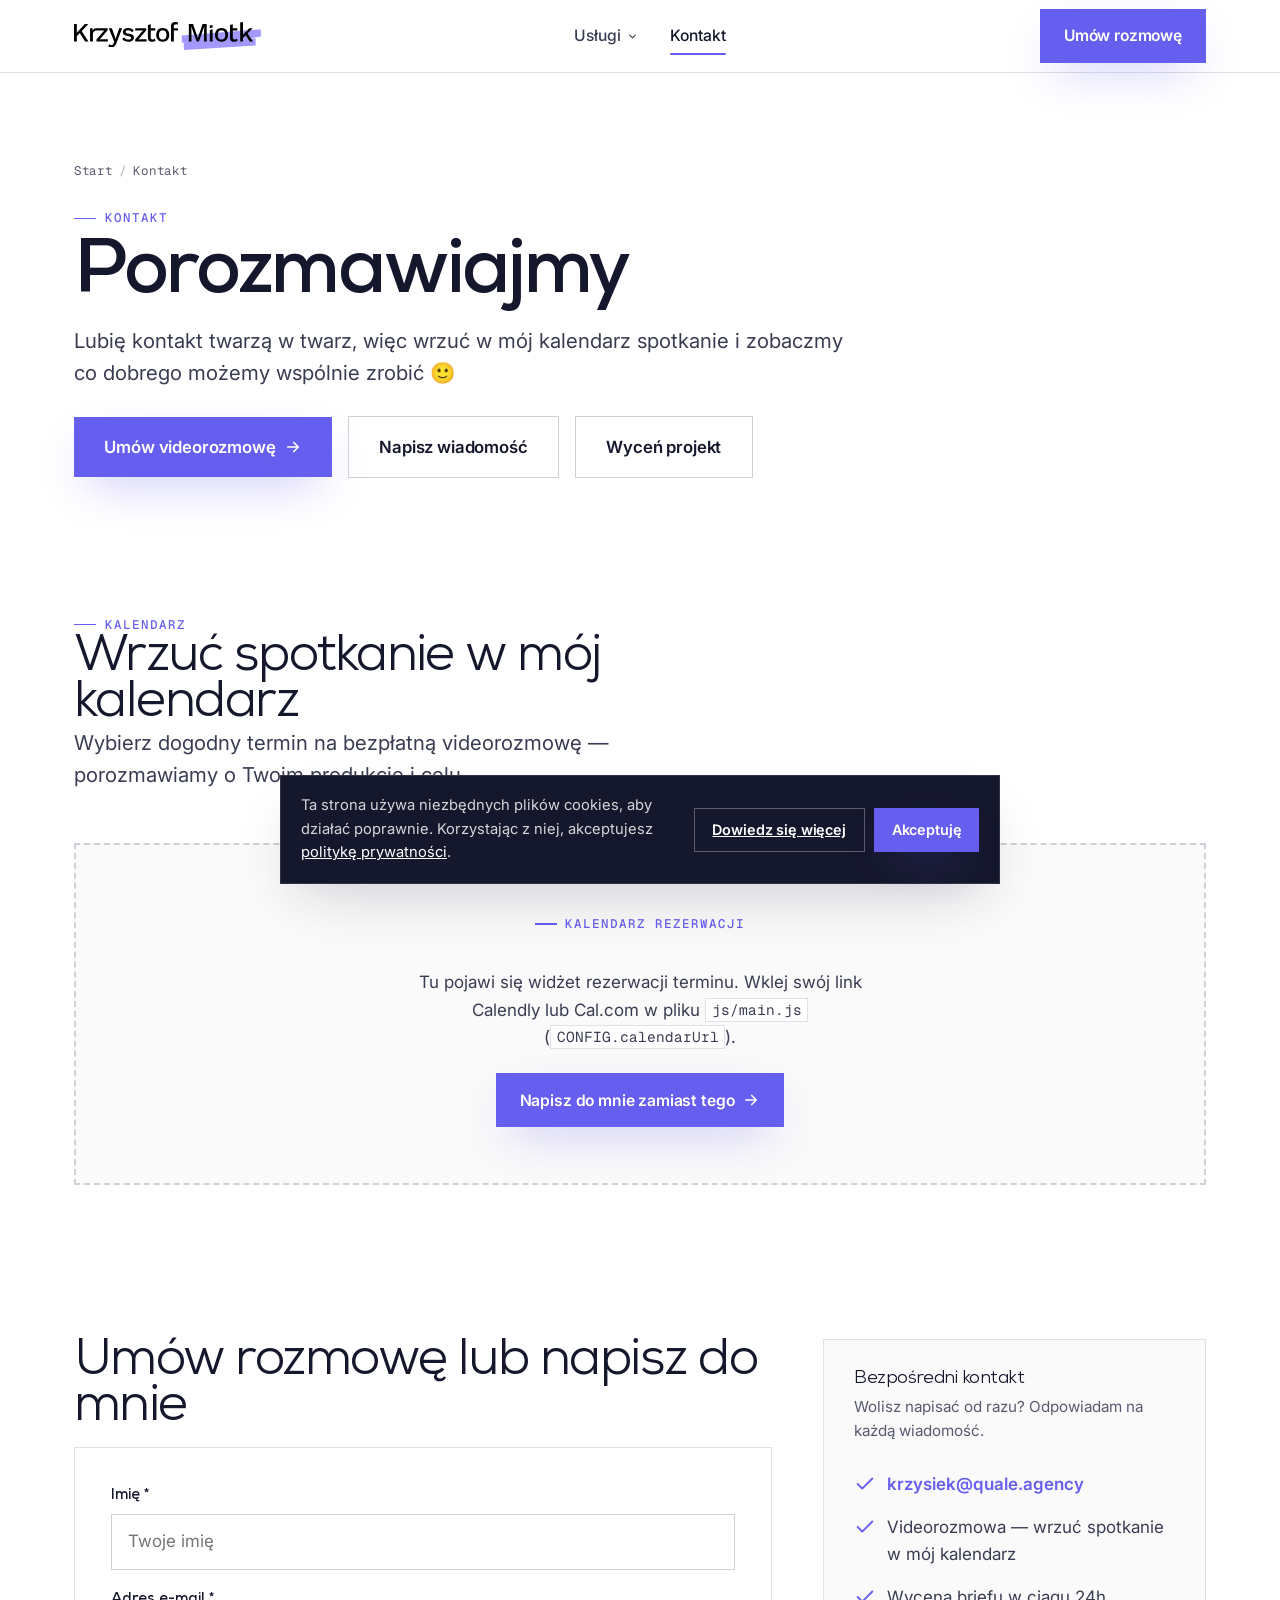
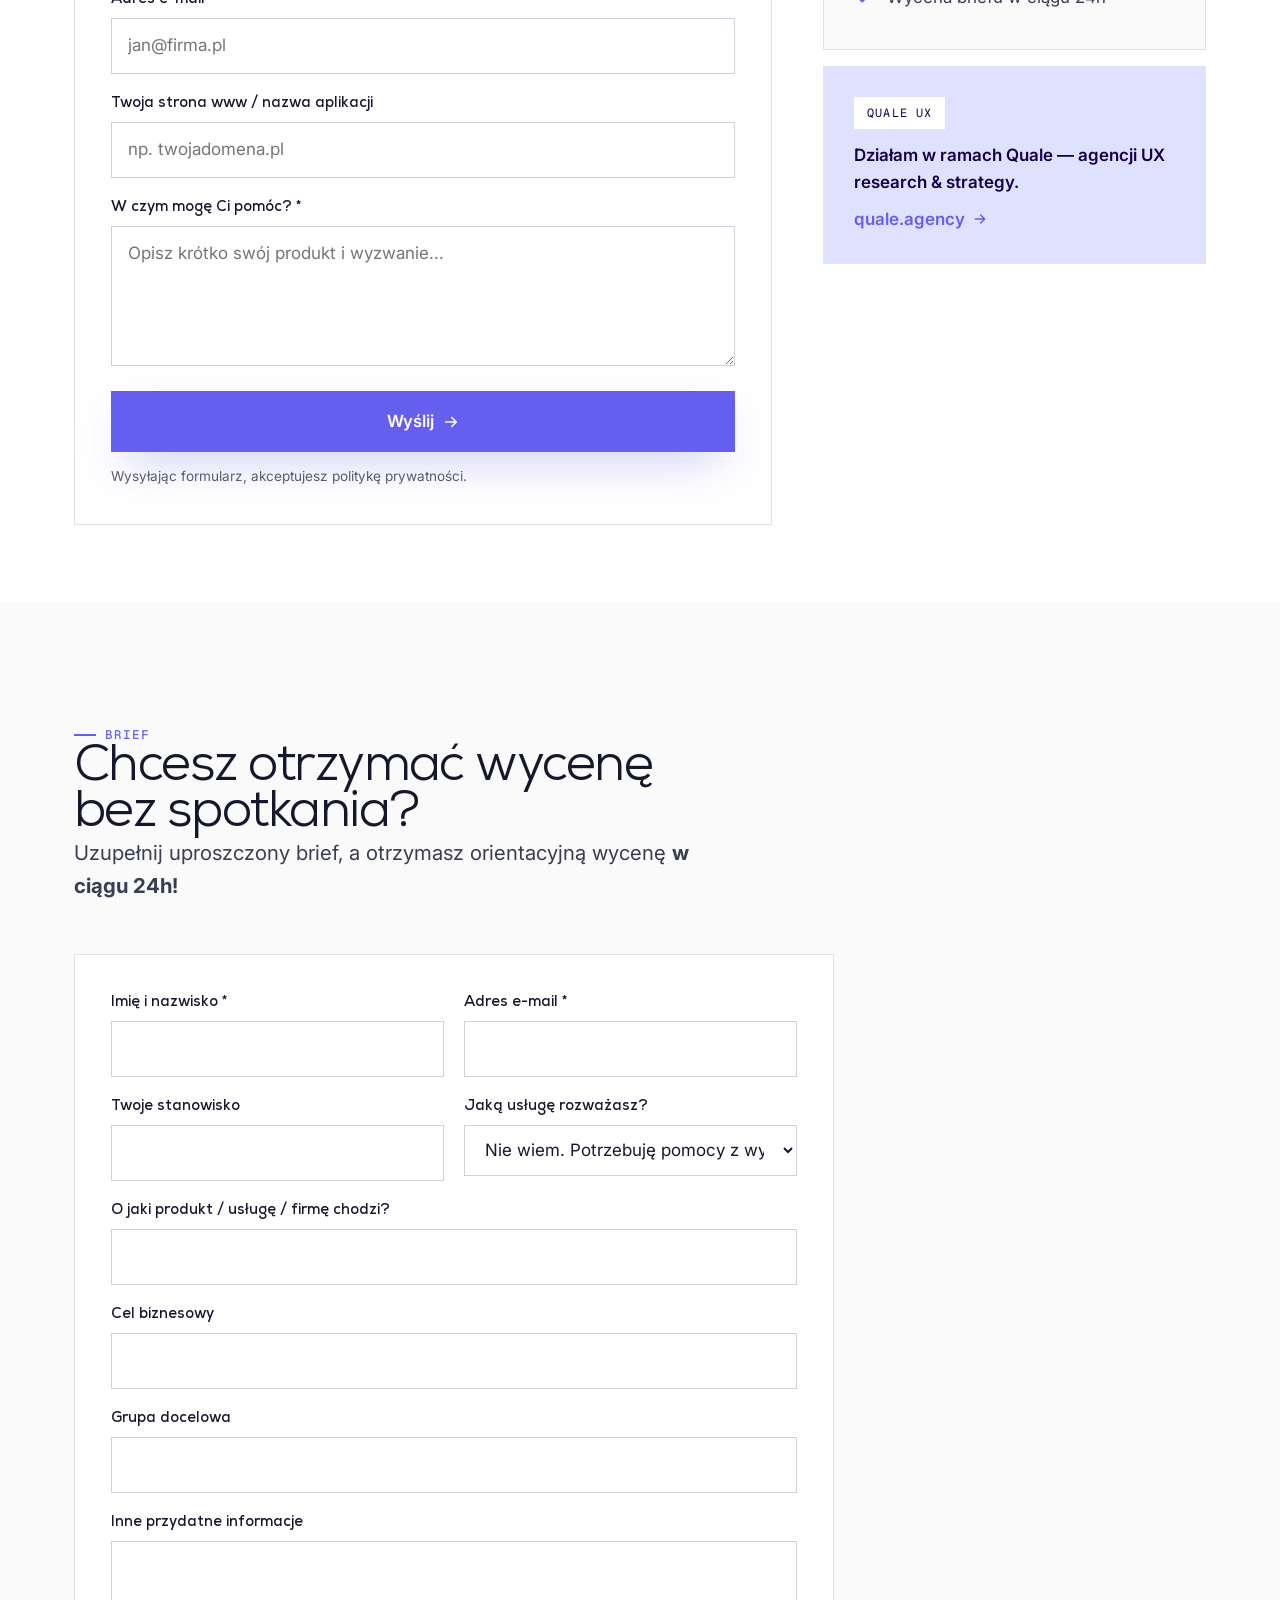
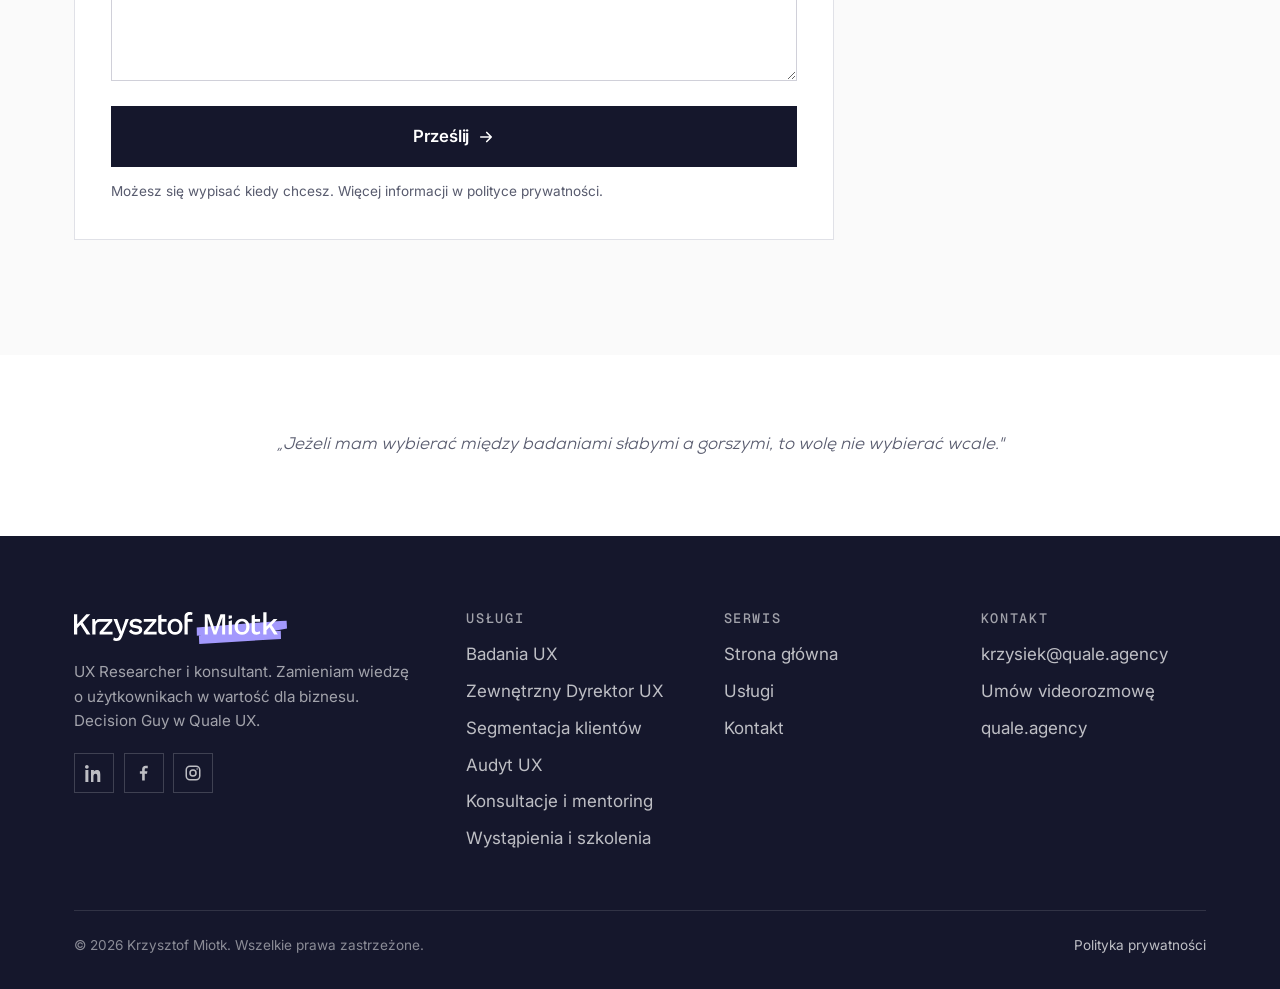
<file: kontakt.html>
<!DOCTYPE html>
<html lang="pl">
<head>
<meta charset="utf-8" />
<meta name="viewport" content="width=device-width, initial-scale=1" />
<title>Kontakt — Krzysztof Miotk</title>
<meta name="description" content="Porozmawiajmy — umów videorozmowę lub wypełnij brief i otrzymaj wycenę w ciągu 24h. krzysiek@quale.agency" />
<link rel="canonical" href="https://agalapinska.github.io/krzysztof-miotk/kontakt.html" />
<meta name="theme-color" content="#6E47E5" />
<link rel="icon" href="assets/favicon.svg" type="image/svg+xml" />
<link rel="apple-touch-icon" href="assets/favicon.svg" />
<meta property="og:type" content="website" />
<meta property="og:locale" content="pl_PL" />
<meta property="og:site_name" content="Krzysztof Miotk" />
<meta property="og:title" content="Kontakt — Krzysztof Miotk" />
<meta property="og:description" content="Porozmawiajmy — umów videorozmowę lub wypełnij brief i otrzymaj wycenę w ciągu 24h. krzysiek@quale.agency" />
<meta property="og:url" content="https://agalapinska.github.io/krzysztof-miotk/kontakt.html" />
<meta property="og:image" content="https://agalapinska.github.io/krzysztof-miotk/assets/og-image.jpg" />
<meta property="og:image:width" content="1200" />
<meta property="og:image:height" content="630" />
<meta name="twitter:card" content="summary_large_image" />
<meta name="twitter:title" content="Kontakt — Krzysztof Miotk" />
<meta name="twitter:description" content="Porozmawiajmy — umów videorozmowę lub wypełnij brief i otrzymaj wycenę w ciągu 24h. krzysiek@quale.agency" />
<meta name="twitter:image" content="https://agalapinska.github.io/krzysztof-miotk/assets/og-image.jpg" />
<link rel="preconnect" href="https://fonts.googleapis.com" />
<link rel="preconnect" href="https://fonts.gstatic.com" crossorigin />
<link href="https://fonts.googleapis.com/css2?family=Hanken+Grotesk:wght@400;500;600;700;800;900&family=Inter:wght@400;500;600;700&family=Geist+Mono:wght@400;500&display=swap" rel="stylesheet" />
<link rel="stylesheet" href="css/styles.css" />
</head>
<body>
<a class="skip-link" href="#main">Przejdź do treści</a>
<header class="site-header">
  <div class="wrap nav">
    <a href="index.html" class="brand" aria-label="Krzysztof Miotk — strona główna">
      <img src="assets/logo.svg" alt="Krzysztof Miotk" class="brand-logo" width="280" height="42" />
    </a>
    <nav class="nav-links" aria-label="Główna nawigacja">
      <div class="nav-item">
        <a href="uslugi.html" class="nav-top" aria-haspopup="true">Usługi <svg class="chev" viewBox="0 0 24 24" fill="none" stroke="currentColor" stroke-width="2.4" stroke-linecap="round" stroke-linejoin="round"><path d="M6 9l6 6 6-6"/></svg></a>
        <div class="megamenu">
          <div class="wrap megamenu-inner">
            <div class="mega-intro">
              <p class="eyebrow">Usługi</p>
              <h3>Wsparcie UX dopasowane do etapu Twojego produktu</h3>
              <a href="uslugi.html" class="link-arrow">Wszystkie usługi <svg viewBox="0 0 24 24" fill="none" stroke="currentColor" stroke-width="2.2" stroke-linecap="round" stroke-linejoin="round"><path d="M5 12h14M13 6l6 6-6 6"/></svg></a>
            </div>
            <div class="mega-grid">
            <a href="badania-ux.html">
              <span class="mega-name">Badania UX <svg viewBox="0 0 24 24" fill="none" stroke="currentColor" stroke-width="2.4" stroke-linecap="round" stroke-linejoin="round"><path d="M5 12h14M13 6l6 6-6 6"/></svg></span>
              <span class="mega-desc">Pozyskaj wiedzę o użytkownikach i przekuj je w biznes z moją pomocą.</span>
            </a>
            <a href="zewnetrzny-dyrektor-ux.html">
              <span class="mega-name">Zewnętrzny Dyrektor UX <svg viewBox="0 0 24 24" fill="none" stroke="currentColor" stroke-width="2.4" stroke-linecap="round" stroke-linejoin="round"><path d="M5 12h14M13 6l6 6-6 6"/></svg></span>
              <span class="mega-desc">Oddeleguj zarządzanie doświadczeniami Twoich klientów bez kosztów etatu.</span>
            </a>
            <a href="segmentacja-klientow.html">
              <span class="mega-name">Segmentacja klientów <svg viewBox="0 0 24 24" fill="none" stroke="currentColor" stroke-width="2.4" stroke-linecap="round" stroke-linejoin="round"><path d="M5 12h14M13 6l6 6-6 6"/></svg></span>
              <span class="mega-desc">Zrozum, którzy klienci przynoszą największy zysk i jak o nich zadbać.</span>
            </a>
            <a href="audyt-ux.html">
              <span class="mega-name">Audyt UX <svg viewBox="0 0 24 24" fill="none" stroke="currentColor" stroke-width="2.4" stroke-linecap="round" stroke-linejoin="round"><path d="M5 12h14M13 6l6 6-6 6"/></svg></span>
              <span class="mega-desc">Zacznij od przeglądu UX w Twoim produkcie na bazie mojej wiedzy i analityki.</span>
            </a>
            <a href="konsultacje-i-mentoring.html">
              <span class="mega-name">Konsultacje i mentoring <svg viewBox="0 0 24 24" fill="none" stroke="currentColor" stroke-width="2.4" stroke-linecap="round" stroke-linejoin="round"><path d="M5 12h14M13 6l6 6-6 6"/></svg></span>
              <span class="mega-desc">Indywidualnie przedyskutuj rzeczy lub podnieś swoje kompetencje w UX.</span>
            </a>
            <a href="wystapienia-i-szkolenia.html">
              <span class="mega-name">Wystąpienia i szkolenia <svg viewBox="0 0 24 24" fill="none" stroke="currentColor" stroke-width="2.4" stroke-linecap="round" stroke-linejoin="round"><path d="M5 12h14M13 6l6 6-6 6"/></svg></span>
              <span class="mega-desc">Zaproś mnie na konferencję lub podnieś kompetencje swojego zespołu.</span>
            </a>
            </div>
          </div>
        </div>
      </div>
      <a href="kontakt.html" aria-current="page">Kontakt</a>
    </nav>
    <div class="nav-cta">
      <a href="kontakt.html#kalendarz" class="btn btn--primary nav-desk">Umów rozmowę</a>
      <button class="nav-toggle" aria-label="Menu" aria-expanded="false"><span></span></button>
    </div>
  </div>
</header>
<main id="main">

<section class="page-hero">
  <div class="wrap">
    <p class="breadcrumbs"><a href="index.html">Start</a><span>/</span>Kontakt</p>
    <p class="eyebrow">Kontakt</p>
    <h1 style="max-width:14ch; margin-top:.6rem">Porozmawiajmy</h1>
    <p class="lead">Lubię kontakt twarzą w twarz, więc wrzuć w mój kalendarz spotkanie i zobaczmy co dobrego możemy wspólnie zrobić 🙂</p>
    <div class="hero-cta" style="margin-top:1.6rem">
      <a href="#kalendarz" class="btn btn--primary btn--lg">Umów videorozmowę <svg viewBox="0 0 24 24" fill="none" stroke="currentColor" stroke-width="2.2" stroke-linecap="round" stroke-linejoin="round"><path d="M5 12h14M13 6l6 6-6 6"/></svg></a>
      <a href="#kontakt" class="btn btn--ghost btn--lg">Napisz wiadomość</a>
      <a href="#brief" class="btn btn--ghost btn--lg">Wyceń projekt</a>
    </div>
  </div>
</section>

<section class="section--tight" id="kalendarz">
  <div class="wrap">
    <div class="section-head reveal">
      <p class="eyebrow">Kalendarz</p>
      <h2>Wrzuć spotkanie w mój kalendarz</h2>
      <p class="lead">Wybierz dogodny termin na bezpłatną videorozmowę — porozmawiamy o Twoim produkcie i celu.</p>
    </div>
    <div id="calendar-embed" class="reveal"></div>
  </div>
</section>

<section class="section--tight" id="kontakt">
  <div class="wrap split">
    <div class="reveal">
      <h2 class="mb-2">Umów rozmowę lub napisz do mnie</h2>
      <form data-form data-subject="Kontakt ze strony — Krzysztof Miotk" class="card" style="padding:clamp(24px,3vw,36px)">
        <div class="field"><label for="k-name">Imię *</label><input id="k-name" name="imie" type="text" required placeholder="Twoje imię" /></div>
        <div class="field"><label for="k-email">Adres e-mail *</label><input id="k-email" name="email" type="email" required placeholder="jan@firma.pl" /></div>
        <div class="field"><label for="k-www">Twoja strona www / nazwa aplikacji</label><input id="k-www" name="www" type="text" placeholder="np. twojadomena.pl" /></div>
        <div class="field"><label for="k-msg">W czym mogę Ci pomóc? *</label><textarea id="k-msg" name="wiadomosc" required placeholder="Opisz krótko swój produkt i wyzwanie..."></textarea></div>
        <button type="submit" class="btn btn--primary btn--lg btn--block">Wyślij <svg viewBox="0 0 24 24" fill="none" stroke="currentColor" stroke-width="2.2" stroke-linecap="round" stroke-linejoin="round"><path d="M5 12h14M13 6l6 6-6 6"/></svg></button>
        <p class="small muted" data-note style="margin-top:.9rem; font-size:.85rem">Wysyłając formularz, akceptujesz <a href="polityka-prywatnosci.html">politykę prywatności</a>.</p>
      </form>
    </div>
    <aside class="reveal">
      <div class="sidecard">
        <h4>Bezpośredni kontakt</h4>
        <p class="muted" style="font-size:.95rem; margin:.5rem 0 1.2rem">Wolisz napisać od razu? Odpowiadam na każdą wiadomość.</p>
        <ul class="checklist">
          <li><svg viewBox="0 0 24 24" fill="none" stroke="currentColor" stroke-width="2" stroke-linecap="round" stroke-linejoin="round"><path d="M20 6L9 17l-5-5"/></svg> <a href="mailto:krzysiek@quale.agency" style="color:var(--brand);font-weight:600">krzysiek@quale.agency</a></li>
          <li><svg viewBox="0 0 24 24" fill="none" stroke="currentColor" stroke-width="2" stroke-linecap="round" stroke-linejoin="round"><path d="M20 6L9 17l-5-5"/></svg> Videorozmowa — wrzuć spotkanie w mój kalendarz</li>
          <li><svg viewBox="0 0 24 24" fill="none" stroke="currentColor" stroke-width="2" stroke-linecap="round" stroke-linejoin="round"><path d="M20 6L9 17l-5-5"/></svg> Wycena briefu w ciągu 24h</li>
        </ul>
      </div>
      <div class="sidecard" style="margin-top:1rem; background:var(--brand-light); border-color:transparent">
        <span class="pill" style="background:#fff">Quale UX</span>
        <p style="margin-top:.8rem; color:var(--brand-deep); font-weight:600">Działam w ramach Quale — agencji UX research &amp; strategy.</p>
        <a href="https://quale.agency" target="_blank" rel="noopener" class="link-arrow" style="margin-top:.6rem">quale.agency <svg viewBox="0 0 24 24" fill="none" stroke="currentColor" stroke-width="2.2" stroke-linecap="round" stroke-linejoin="round"><path d="M5 12h14M13 6l6 6-6 6"/></svg></a>
      </div>
    </aside>
  </div>
</section>

<section class="section section--soft" id="brief">
  <div class="wrap">
    <div class="section-head reveal">
      <p class="eyebrow">Brief</p>
      <h2>Chcesz otrzymać wycenę bez spotkania?</h2>
      <p class="lead">Uzupełnij uproszczony brief, a otrzymasz orientacyjną wycenę <strong>w ciągu 24h!</strong></p>
    </div>
    <form data-form data-subject="Brief / wycena — Krzysztof Miotk" class="card reveal" style="padding:clamp(24px,3vw,36px); max-width:760px">
      <div class="grid grid-2" style="gap:0 1.2rem">
        <div class="field"><label for="b-name">Imię i nazwisko *</label><input id="b-name" name="imie_nazwisko" type="text" required /></div>
        <div class="field"><label for="b-email">Adres e-mail *</label><input id="b-email" name="email" type="email" required /></div>
        <div class="field"><label for="b-role">Twoje stanowisko</label><input id="b-role" name="stanowisko" type="text" /></div>
        <div class="field"><label for="b-service">Jaką usługę rozważasz?</label>
          <select id="b-service" name="usluga">
            <option>Nie wiem. Potrzebuję pomocy z wyborem.</option>
            <option>Badanie UX</option>
            <option>Audyt UX</option>
            <option>Zewnętrzny Dyrektor UX</option>
            <option>Wystąpienie</option>
            <option>Szkolenie</option>
            <option>Konsultacja</option>
            <option>Mentoring</option>
            <option>Inna usługa UX</option>
            <option>Złożony projekt</option>
          </select>
        </div>
      </div>
      <div class="field"><label for="b-product">O jaki produkt / usługę / firmę chodzi?</label><input id="b-product" name="produkt" type="text" /></div>
      <div class="field"><label for="b-goal">Cel biznesowy</label><input id="b-goal" name="cel_biznesowy" type="text" /></div>
      <div class="field"><label for="b-target">Grupa docelowa</label><input id="b-target" name="grupa_docelowa" type="text" /></div>
      <div class="field"><label for="b-other">Inne przydatne informacje</label><textarea id="b-other" name="inne"></textarea></div>
      <button type="submit" class="btn btn--dark btn--lg btn--block">Prześlij <svg viewBox="0 0 24 24" fill="none" stroke="currentColor" stroke-width="2.2" stroke-linecap="round" stroke-linejoin="round"><path d="M5 12h14M13 6l6 6-6 6"/></svg></button>
      <p class="small muted" data-note style="margin-top:.9rem; font-size:.85rem">Możesz się wypisać kiedy chcesz. Więcej informacji w <a href="polityka-prywatnosci.html">polityce prywatności</a>.</p>
    </form>
  </div>
</section>

<section class="section--tight center">
  <div class="wrap"><p class="motto">„Jeżeli mam wybierać między badaniami słabymi a gorszymi, to wolę nie wybierać wcale."</p></div>
</section></main>

<footer class="site-footer">
  <div class="wrap">
    <div class="footer-grid">
      <div>
        <div class="brand"><img src="assets/logo-white.svg" alt="Krzysztof Miotk" class="brand-logo" width="280" height="42" /></div>
        <p class="footer-about">UX Researcher i konsultant. Zamieniam wiedzę o użytkownikach w wartość dla biznesu. Decision Guy w Quale UX.</p>
        <div class="socials">
          <a href="https://www.linkedin.com/" aria-label="LinkedIn" target="_blank" rel="noopener"><svg viewBox="0 0 24 24" fill="currentColor"><path d="M4.98 3.5A2.5 2.5 0 1 1 0 3.5a2.5 2.5 0 0 1 4.98 0zM.5 8h4V24h-4V8zM8 8h3.8v2.2h.05c.53-1 1.83-2.2 3.77-2.2 4.03 0 4.78 2.65 4.78 6.1V24h-4v-7.1c0-1.7-.03-3.9-2.38-3.9-2.38 0-2.75 1.86-2.75 3.78V24H8V8z"/></svg></a>
          <a href="https://www.facebook.com/" aria-label="Facebook" target="_blank" rel="noopener"><svg viewBox="0 0 24 24" fill="currentColor"><path d="M13 22v-9h3l.5-3.5H13V7.3c0-1 .3-1.7 1.8-1.7H17V2.4c-.4-.05-1.5-.16-2.8-.16-2.8 0-4.7 1.7-4.7 4.8v2.66H6.5V13H9.5v9H13z"/></svg></a>
          <a href="https://www.instagram.com/" aria-label="Instagram" target="_blank" rel="noopener"><svg viewBox="0 0 24 24" fill="none" stroke="currentColor" stroke-width="2"><rect x="3" y="3" width="18" height="18" rx="5"/><circle cx="12" cy="12" r="4"/><circle cx="17.5" cy="6.5" r="1" fill="currentColor" stroke="none"/></svg></a>
        </div>
      </div>
      <div class="footer-col">
        <h4>Usługi</h4>
        <ul>
          <li><a href="badania-ux.html">Badania UX</a></li>
          <li><a href="zewnetrzny-dyrektor-ux.html">Zewnętrzny Dyrektor UX</a></li>
          <li><a href="segmentacja-klientow.html">Segmentacja klientów</a></li>
          <li><a href="audyt-ux.html">Audyt UX</a></li>
          <li><a href="konsultacje-i-mentoring.html">Konsultacje i mentoring</a></li>
          <li><a href="wystapienia-i-szkolenia.html">Wystąpienia i szkolenia</a></li>
        </ul>
      </div>
      <div class="footer-col">
        <h4>Serwis</h4>
        <ul>
          <li><a href="index.html">Strona główna</a></li>
          <li><a href="uslugi.html">Usługi</a></li>
          <li><a href="kontakt.html">Kontakt</a></li>
        </ul>
      </div>
      <div class="footer-col">
        <h4>Kontakt</h4>
        <ul>
          <li><a href="mailto:krzysiek@quale.agency">krzysiek@quale.agency</a></li>
          <li><a href="kontakt.html">Umów videorozmowę</a></li>
          <li><a href="https://quale.agency" target="_blank" rel="noopener">quale.agency</a></li>
        </ul>
      </div>
    </div>
    <div class="footer-bottom">
      <span>© <span data-year>2025</span> Krzysztof Miotk. Wszelkie prawa zastrzeżone.</span>
      <a href="polityka-prywatnosci.html">Polityka prywatności</a>
    </div>
  </div>
</footer>

<script src="js/main.js"></script>
</body>
</html>
</file>
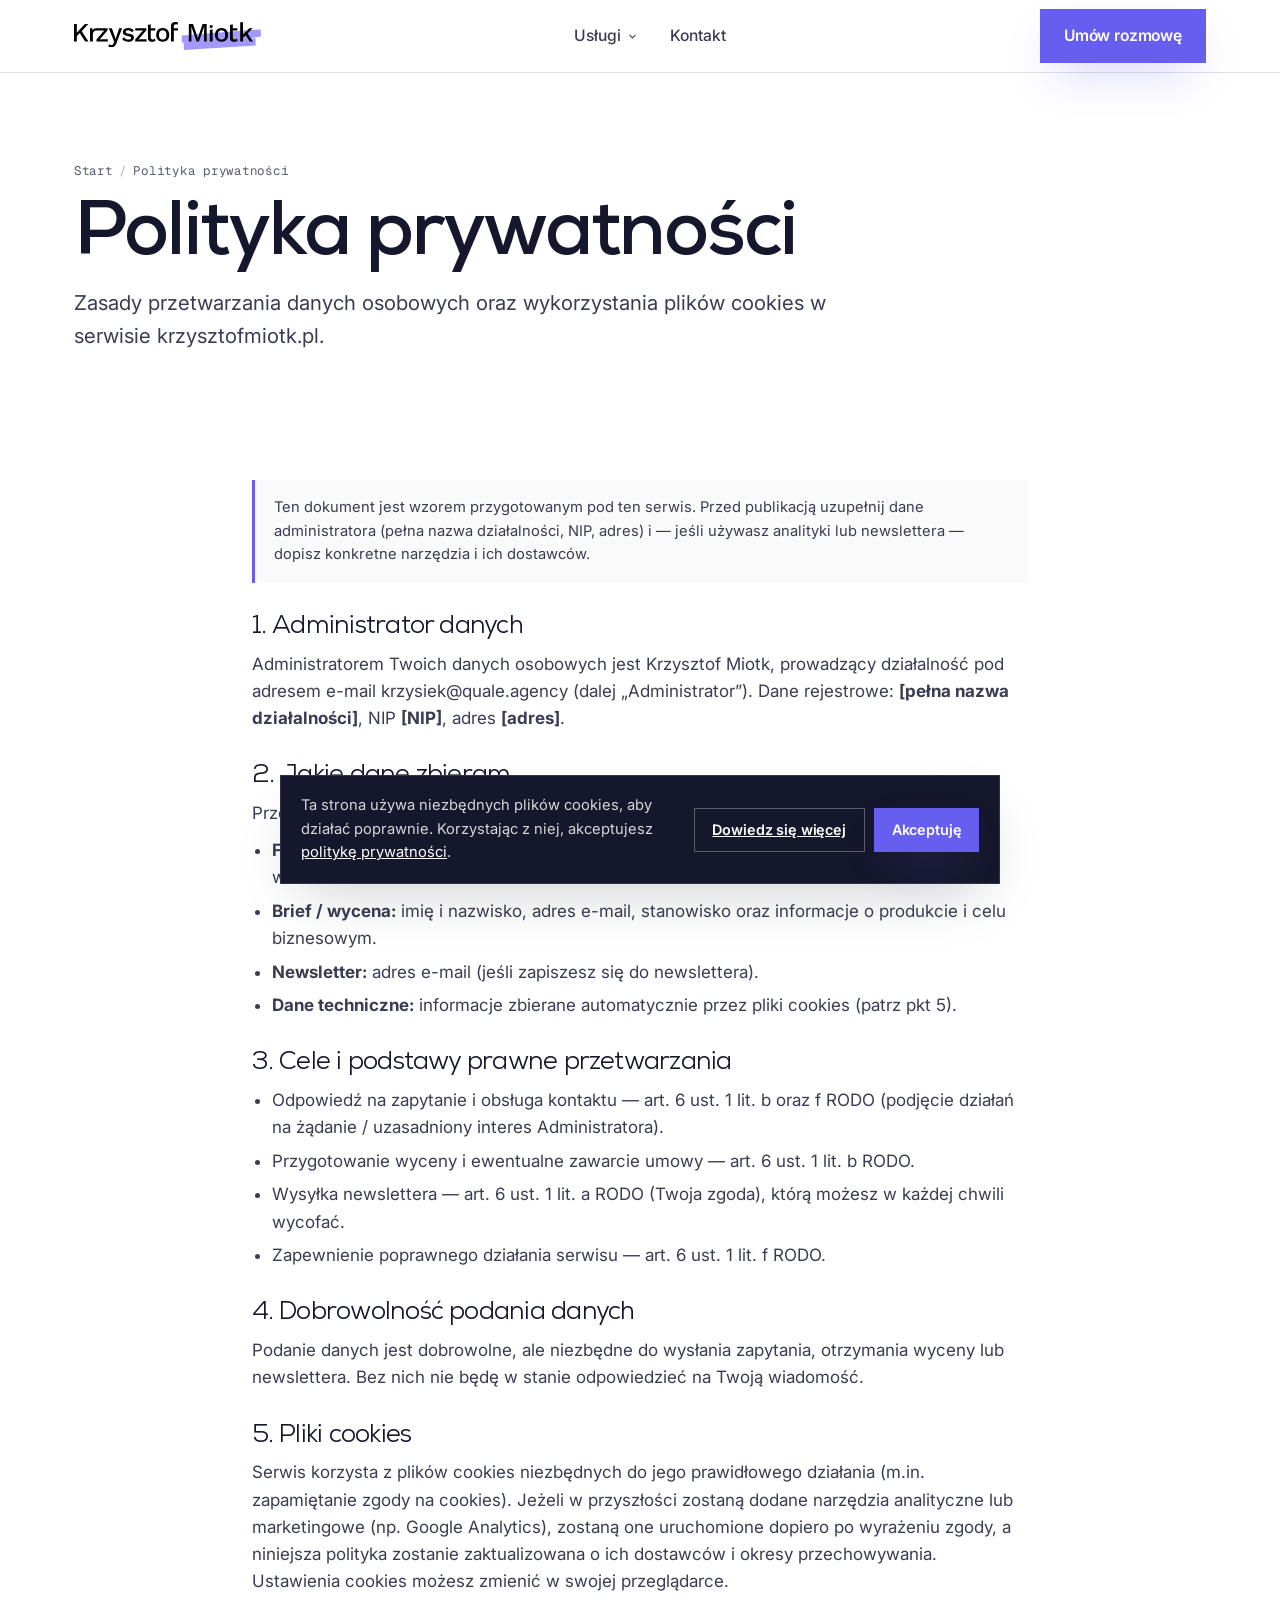
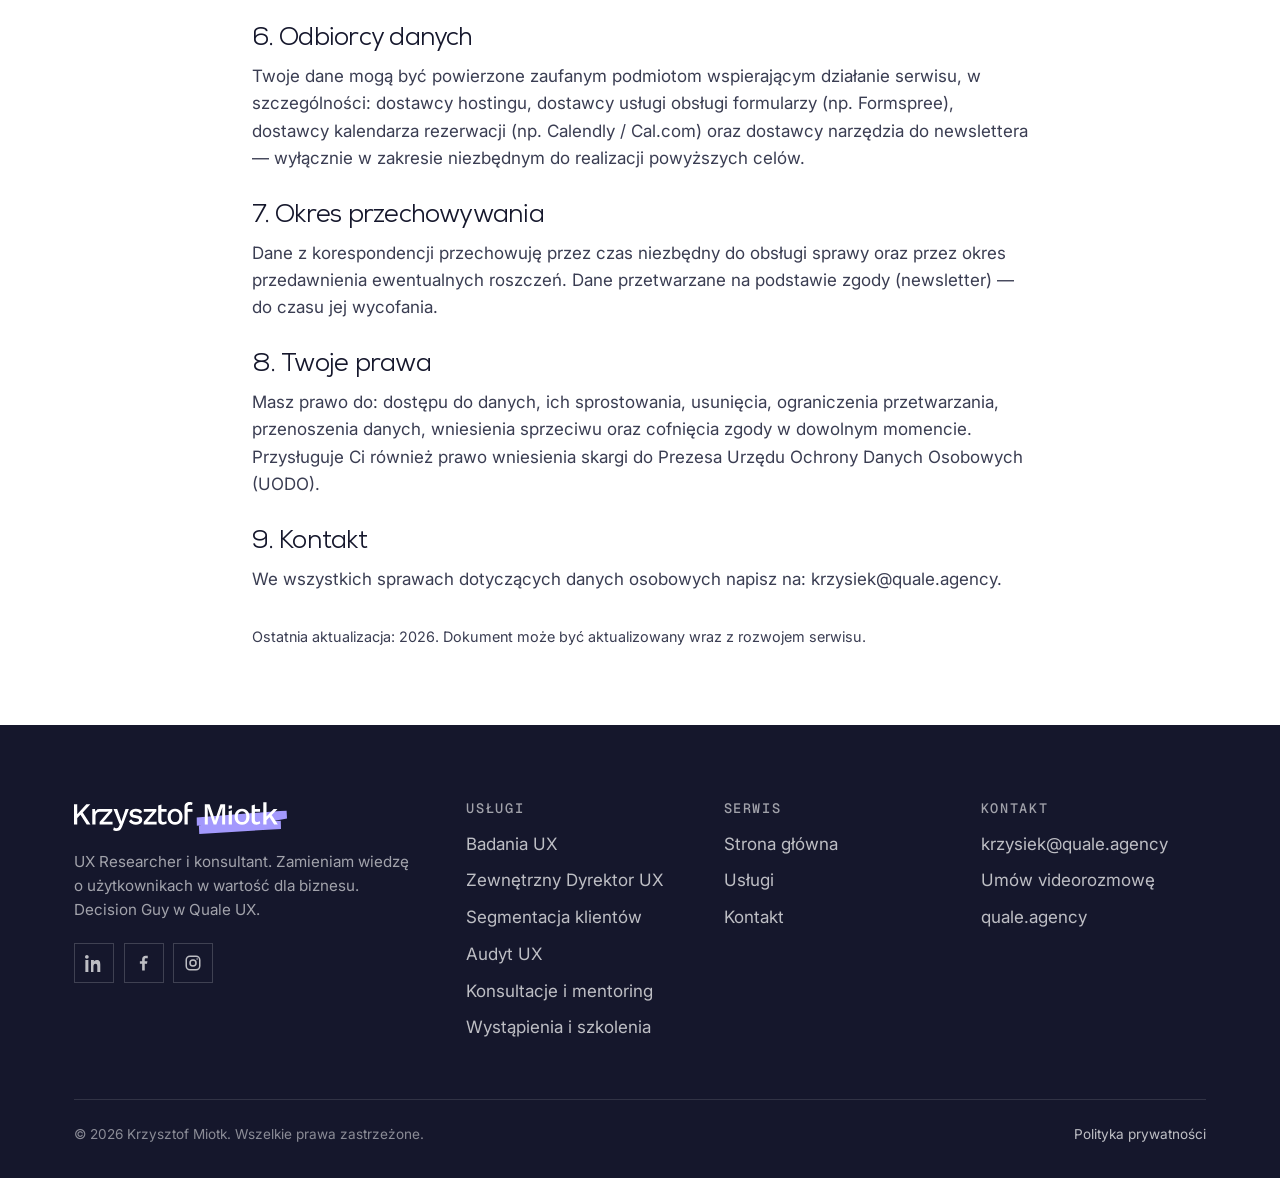
<file: polityka-prywatnosci.html>
<!DOCTYPE html>
<html lang="pl">
<head>
<meta charset="utf-8" />
<meta name="viewport" content="width=device-width, initial-scale=1" />
<title>Polityka prywatności — Krzysztof Miotk</title>
<meta name="description" content="Zasady przetwarzania danych osobowych i wykorzystania plików cookies w serwisie krzysztofmiotk.pl." />
<link rel="canonical" href="https://agalapinska.github.io/krzysztof-miotk/polityka-prywatnosci.html" />
<meta name="theme-color" content="#6E47E5" />
<link rel="icon" href="assets/favicon.svg" type="image/svg+xml" />
<link rel="apple-touch-icon" href="assets/favicon.svg" />
<meta property="og:type" content="website" />
<meta property="og:locale" content="pl_PL" />
<meta property="og:site_name" content="Krzysztof Miotk" />
<meta property="og:title" content="Polityka prywatności — Krzysztof Miotk" />
<meta property="og:description" content="Zasady przetwarzania danych osobowych i wykorzystania plików cookies w serwisie krzysztofmiotk.pl." />
<meta property="og:url" content="https://agalapinska.github.io/krzysztof-miotk/polityka-prywatnosci.html" />
<meta property="og:image" content="https://agalapinska.github.io/krzysztof-miotk/assets/og-image.jpg" />
<meta property="og:image:width" content="1200" />
<meta property="og:image:height" content="630" />
<meta name="twitter:card" content="summary_large_image" />
<meta name="twitter:title" content="Polityka prywatności — Krzysztof Miotk" />
<meta name="twitter:description" content="Zasady przetwarzania danych osobowych i wykorzystania plików cookies w serwisie krzysztofmiotk.pl." />
<meta name="twitter:image" content="https://agalapinska.github.io/krzysztof-miotk/assets/og-image.jpg" />
<link rel="preconnect" href="https://fonts.googleapis.com" />
<link rel="preconnect" href="https://fonts.gstatic.com" crossorigin />
<link href="https://fonts.googleapis.com/css2?family=Hanken+Grotesk:wght@400;500;600;700;800;900&family=Inter:wght@400;500;600;700&family=Geist+Mono:wght@400;500&display=swap" rel="stylesheet" />
<link rel="stylesheet" href="css/styles.css" />
</head>
<body>
<a class="skip-link" href="#main">Przejdź do treści</a>
<header class="site-header">
  <div class="wrap nav">
    <a href="index.html" class="brand" aria-label="Krzysztof Miotk — strona główna">
      <img src="assets/logo.svg" alt="Krzysztof Miotk" class="brand-logo" width="280" height="42" />
    </a>
    <nav class="nav-links" aria-label="Główna nawigacja">
      <div class="nav-item">
        <a href="uslugi.html" class="nav-top" aria-haspopup="true">Usługi <svg class="chev" viewBox="0 0 24 24" fill="none" stroke="currentColor" stroke-width="2.4" stroke-linecap="round" stroke-linejoin="round"><path d="M6 9l6 6 6-6"/></svg></a>
        <div class="megamenu">
          <div class="wrap megamenu-inner">
            <div class="mega-intro">
              <p class="eyebrow">Usługi</p>
              <h3>Wsparcie UX dopasowane do etapu Twojego produktu</h3>
              <a href="uslugi.html" class="link-arrow">Wszystkie usługi <svg viewBox="0 0 24 24" fill="none" stroke="currentColor" stroke-width="2.2" stroke-linecap="round" stroke-linejoin="round"><path d="M5 12h14M13 6l6 6-6 6"/></svg></a>
            </div>
            <div class="mega-grid">
            <a href="badania-ux.html">
              <span class="mega-name">Badania UX <svg viewBox="0 0 24 24" fill="none" stroke="currentColor" stroke-width="2.4" stroke-linecap="round" stroke-linejoin="round"><path d="M5 12h14M13 6l6 6-6 6"/></svg></span>
              <span class="mega-desc">Pozyskaj wiedzę o użytkownikach i przekuj je w biznes z moją pomocą.</span>
            </a>
            <a href="zewnetrzny-dyrektor-ux.html">
              <span class="mega-name">Zewnętrzny Dyrektor UX <svg viewBox="0 0 24 24" fill="none" stroke="currentColor" stroke-width="2.4" stroke-linecap="round" stroke-linejoin="round"><path d="M5 12h14M13 6l6 6-6 6"/></svg></span>
              <span class="mega-desc">Oddeleguj zarządzanie doświadczeniami Twoich klientów bez kosztów etatu.</span>
            </a>
            <a href="segmentacja-klientow.html">
              <span class="mega-name">Segmentacja klientów <svg viewBox="0 0 24 24" fill="none" stroke="currentColor" stroke-width="2.4" stroke-linecap="round" stroke-linejoin="round"><path d="M5 12h14M13 6l6 6-6 6"/></svg></span>
              <span class="mega-desc">Zrozum, którzy klienci przynoszą największy zysk i jak o nich zadbać.</span>
            </a>
            <a href="audyt-ux.html">
              <span class="mega-name">Audyt UX <svg viewBox="0 0 24 24" fill="none" stroke="currentColor" stroke-width="2.4" stroke-linecap="round" stroke-linejoin="round"><path d="M5 12h14M13 6l6 6-6 6"/></svg></span>
              <span class="mega-desc">Zacznij od przeglądu UX w Twoim produkcie na bazie mojej wiedzy i analityki.</span>
            </a>
            <a href="konsultacje-i-mentoring.html">
              <span class="mega-name">Konsultacje i mentoring <svg viewBox="0 0 24 24" fill="none" stroke="currentColor" stroke-width="2.4" stroke-linecap="round" stroke-linejoin="round"><path d="M5 12h14M13 6l6 6-6 6"/></svg></span>
              <span class="mega-desc">Indywidualnie przedyskutuj rzeczy lub podnieś swoje kompetencje w UX.</span>
            </a>
            <a href="wystapienia-i-szkolenia.html">
              <span class="mega-name">Wystąpienia i szkolenia <svg viewBox="0 0 24 24" fill="none" stroke="currentColor" stroke-width="2.4" stroke-linecap="round" stroke-linejoin="round"><path d="M5 12h14M13 6l6 6-6 6"/></svg></span>
              <span class="mega-desc">Zaproś mnie na konferencję lub podnieś kompetencje swojego zespołu.</span>
            </a>
            </div>
          </div>
        </div>
      </div>
      <a href="kontakt.html">Kontakt</a>
    </nav>
    <div class="nav-cta">
      <a href="kontakt.html#kalendarz" class="btn btn--primary nav-desk">Umów rozmowę</a>
      <button class="nav-toggle" aria-label="Menu" aria-expanded="false"><span></span></button>
    </div>
  </div>
</header>
<main id="main">

<section class="page-hero">
  <div class="wrap">
    <p class="breadcrumbs"><a href="index.html">Start</a><span>/</span>Polityka prywatności</p>
    <h1 style="margin-top:.4rem">Polityka prywatności</h1>
    <p class="lead">Zasady przetwarzania danych osobowych oraz wykorzystania plików cookies w serwisie krzysztofmiotk.pl.</p>
  </div>
</section>

<section class="section--tight">
  <div class="wrap legal reveal">
    <p class="note">Ten dokument jest wzorem przygotowanym pod ten serwis. Przed publikacją uzupełnij dane administratora (pełna nazwa działalności, NIP, adres) i — jeśli używasz analityki lub newslettera — dopisz konkretne narzędzia i ich dostawców.</p>

    <h2>1. Administrator danych</h2>
    <p>Administratorem Twoich danych osobowych jest Krzysztof Miotk, prowadzący działalność pod adresem e-mail <a href="mailto:krzysiek@quale.agency">krzysiek@quale.agency</a> (dalej „Administrator”). Dane rejestrowe: <strong>[pełna nazwa działalności]</strong>, NIP <strong>[NIP]</strong>, adres <strong>[adres]</strong>.</p>

    <h2>2. Jakie dane zbieram</h2>
    <p>Przetwarzam dane, które samodzielnie podajesz w formularzach na stronie:</p>
    <ul>
      <li><strong>Formularz kontaktowy:</strong> imię, adres e-mail, opcjonalnie adres strony/aplikacji oraz treść wiadomości.</li>
      <li><strong>Brief / wycena:</strong> imię i nazwisko, adres e-mail, stanowisko oraz informacje o produkcie i celu biznesowym.</li>
      <li><strong>Newsletter:</strong> adres e-mail (jeśli zapiszesz się do newslettera).</li>
      <li><strong>Dane techniczne:</strong> informacje zbierane automatycznie przez pliki cookies (patrz pkt 5).</li>
    </ul>

    <h2>3. Cele i podstawy prawne przetwarzania</h2>
    <ul>
      <li>Odpowiedź na zapytanie i obsługa kontaktu — art. 6 ust. 1 lit. b oraz f RODO (podjęcie działań na żądanie / uzasadniony interes Administratora).</li>
      <li>Przygotowanie wyceny i ewentualne zawarcie umowy — art. 6 ust. 1 lit. b RODO.</li>
      <li>Wysyłka newslettera — art. 6 ust. 1 lit. a RODO (Twoja zgoda), którą możesz w każdej chwili wycofać.</li>
      <li>Zapewnienie poprawnego działania serwisu — art. 6 ust. 1 lit. f RODO.</li>
    </ul>

    <h2>4. Dobrowolność podania danych</h2>
    <p>Podanie danych jest dobrowolne, ale niezbędne do wysłania zapytania, otrzymania wyceny lub newslettera. Bez nich nie będę w stanie odpowiedzieć na Twoją wiadomość.</p>

    <h2>5. Pliki cookies</h2>
    <p>Serwis korzysta z plików cookies niezbędnych do jego prawidłowego działania (m.in. zapamiętanie zgody na cookies). Jeżeli w przyszłości zostaną dodane narzędzia analityczne lub marketingowe (np. Google Analytics), zostaną one uruchomione dopiero po wyrażeniu zgody, a niniejsza polityka zostanie zaktualizowana o ich dostawców i okresy przechowywania. Ustawienia cookies możesz zmienić w swojej przeglądarce.</p>

    <h2>6. Odbiorcy danych</h2>
    <p>Twoje dane mogą być powierzone zaufanym podmiotom wspierającym działanie serwisu, w szczególności: dostawcy hostingu, dostawcy usługi obsługi formularzy (np. Formspree), dostawcy kalendarza rezerwacji (np. Calendly / Cal.com) oraz dostawcy narzędzia do newslettera — wyłącznie w zakresie niezbędnym do realizacji powyższych celów.</p>

    <h2>7. Okres przechowywania</h2>
    <p>Dane z korespondencji przechowuję przez czas niezbędny do obsługi sprawy oraz przez okres przedawnienia ewentualnych roszczeń. Dane przetwarzane na podstawie zgody (newsletter) — do czasu jej wycofania.</p>

    <h2>8. Twoje prawa</h2>
    <p>Masz prawo do: dostępu do danych, ich sprostowania, usunięcia, ograniczenia przetwarzania, przenoszenia danych, wniesienia sprzeciwu oraz cofnięcia zgody w dowolnym momencie. Przysługuje Ci również prawo wniesienia skargi do Prezesa Urzędu Ochrony Danych Osobowych (UODO).</p>

    <h2>9. Kontakt</h2>
    <p>We wszystkich sprawach dotyczących danych osobowych napisz na: <a href="mailto:krzysiek@quale.agency">krzysiek@quale.agency</a>.</p>

    <p class="muted" style="margin-top:2rem; font-size:.9rem">Ostatnia aktualizacja: 2026. Dokument może być aktualizowany wraz z rozwojem serwisu.</p>
  </div>
</section></main>

<footer class="site-footer">
  <div class="wrap">
    <div class="footer-grid">
      <div>
        <div class="brand"><img src="assets/logo-white.svg" alt="Krzysztof Miotk" class="brand-logo" width="280" height="42" /></div>
        <p class="footer-about">UX Researcher i konsultant. Zamieniam wiedzę o użytkownikach w wartość dla biznesu. Decision Guy w Quale UX.</p>
        <div class="socials">
          <a href="https://www.linkedin.com/" aria-label="LinkedIn" target="_blank" rel="noopener"><svg viewBox="0 0 24 24" fill="currentColor"><path d="M4.98 3.5A2.5 2.5 0 1 1 0 3.5a2.5 2.5 0 0 1 4.98 0zM.5 8h4V24h-4V8zM8 8h3.8v2.2h.05c.53-1 1.83-2.2 3.77-2.2 4.03 0 4.78 2.65 4.78 6.1V24h-4v-7.1c0-1.7-.03-3.9-2.38-3.9-2.38 0-2.75 1.86-2.75 3.78V24H8V8z"/></svg></a>
          <a href="https://www.facebook.com/" aria-label="Facebook" target="_blank" rel="noopener"><svg viewBox="0 0 24 24" fill="currentColor"><path d="M13 22v-9h3l.5-3.5H13V7.3c0-1 .3-1.7 1.8-1.7H17V2.4c-.4-.05-1.5-.16-2.8-.16-2.8 0-4.7 1.7-4.7 4.8v2.66H6.5V13H9.5v9H13z"/></svg></a>
          <a href="https://www.instagram.com/" aria-label="Instagram" target="_blank" rel="noopener"><svg viewBox="0 0 24 24" fill="none" stroke="currentColor" stroke-width="2"><rect x="3" y="3" width="18" height="18" rx="5"/><circle cx="12" cy="12" r="4"/><circle cx="17.5" cy="6.5" r="1" fill="currentColor" stroke="none"/></svg></a>
        </div>
      </div>
      <div class="footer-col">
        <h4>Usługi</h4>
        <ul>
          <li><a href="badania-ux.html">Badania UX</a></li>
          <li><a href="zewnetrzny-dyrektor-ux.html">Zewnętrzny Dyrektor UX</a></li>
          <li><a href="segmentacja-klientow.html">Segmentacja klientów</a></li>
          <li><a href="audyt-ux.html">Audyt UX</a></li>
          <li><a href="konsultacje-i-mentoring.html">Konsultacje i mentoring</a></li>
          <li><a href="wystapienia-i-szkolenia.html">Wystąpienia i szkolenia</a></li>
        </ul>
      </div>
      <div class="footer-col">
        <h4>Serwis</h4>
        <ul>
          <li><a href="index.html">Strona główna</a></li>
          <li><a href="uslugi.html">Usługi</a></li>
          <li><a href="kontakt.html">Kontakt</a></li>
        </ul>
      </div>
      <div class="footer-col">
        <h4>Kontakt</h4>
        <ul>
          <li><a href="mailto:krzysiek@quale.agency">krzysiek@quale.agency</a></li>
          <li><a href="kontakt.html">Umów videorozmowę</a></li>
          <li><a href="https://quale.agency" target="_blank" rel="noopener">quale.agency</a></li>
        </ul>
      </div>
    </div>
    <div class="footer-bottom">
      <span>© <span data-year>2025</span> Krzysztof Miotk. Wszelkie prawa zastrzeżone.</span>
      <a href="polityka-prywatnosci.html">Polityka prywatności</a>
    </div>
  </div>
</footer>

<script src="js/main.js"></script>
</body>
</html>
</file>
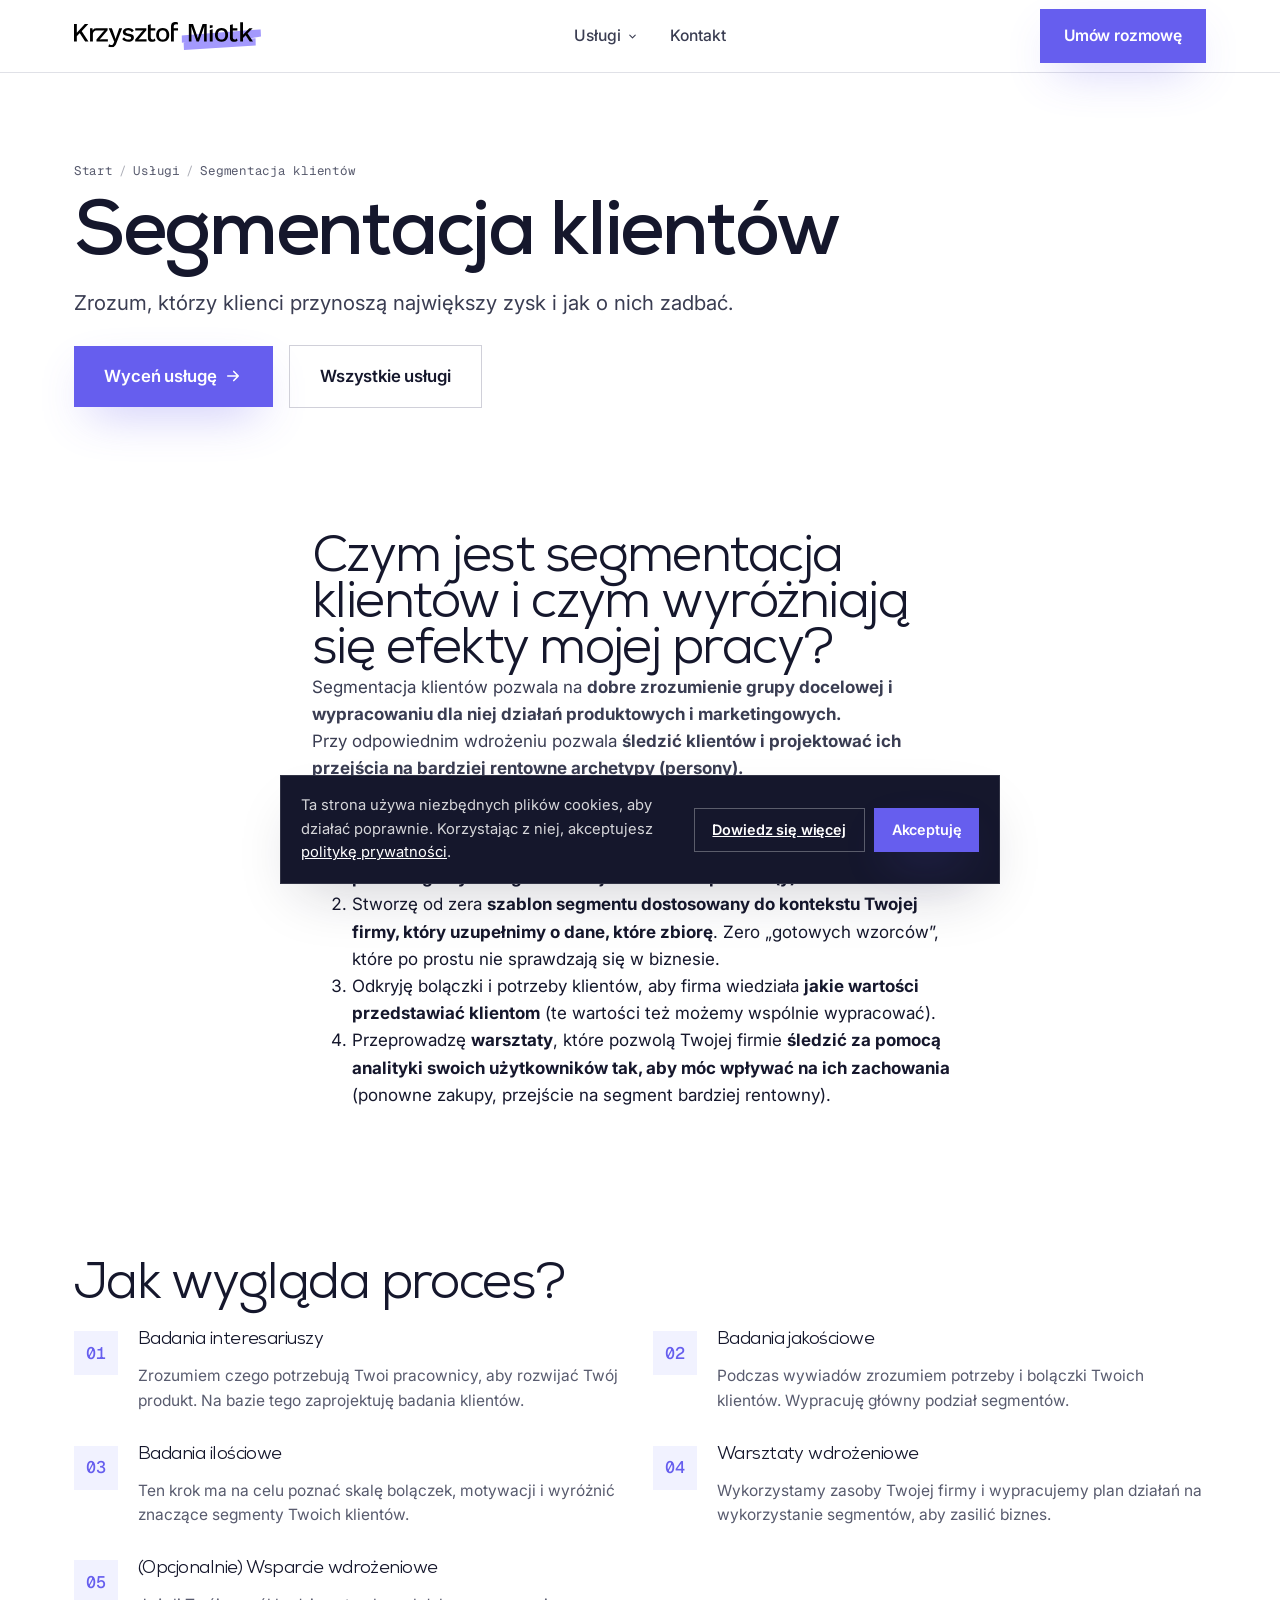
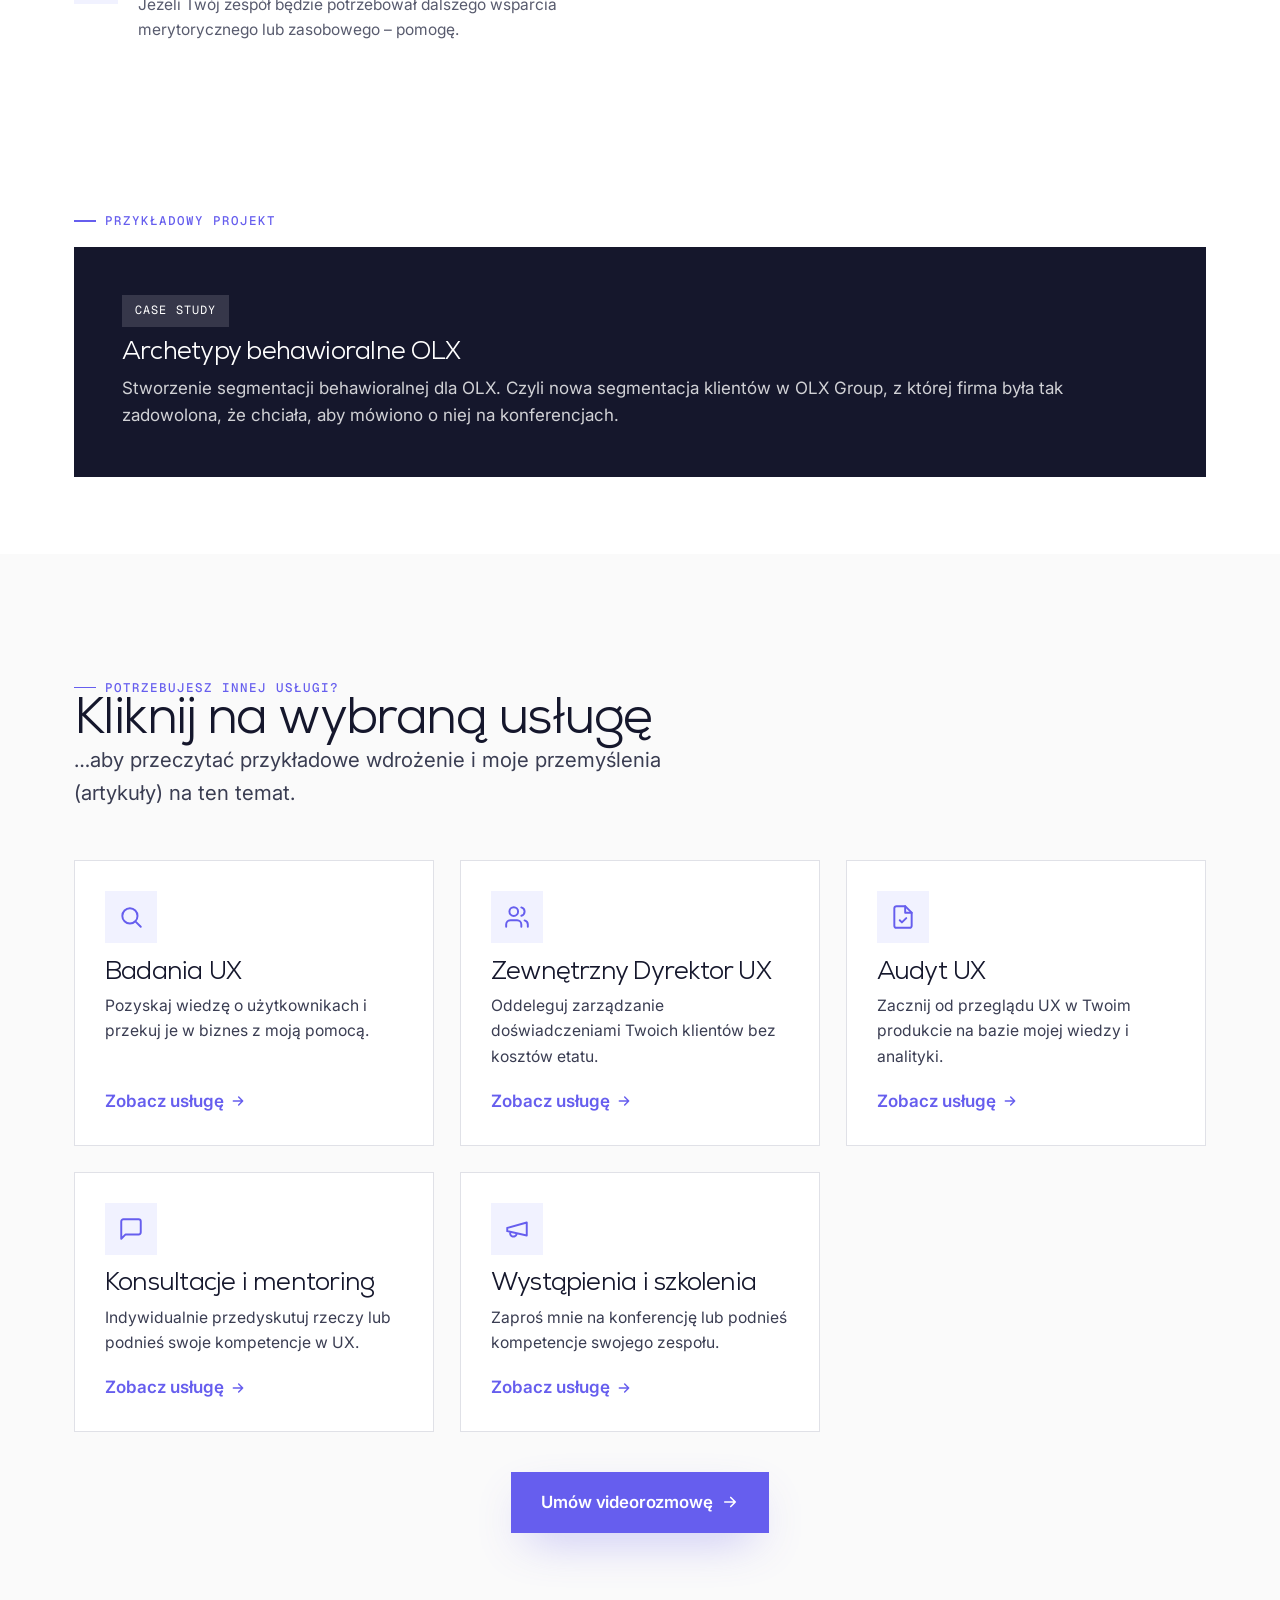
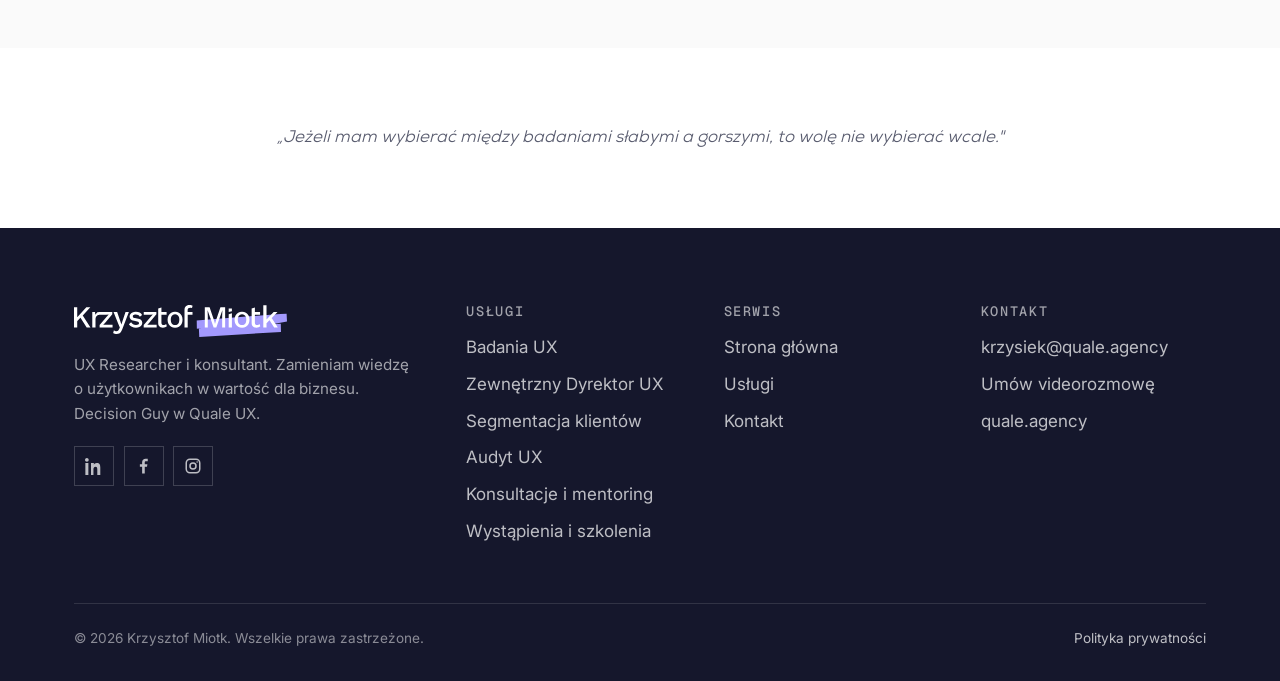
<file: segmentacja-klientow.html>
<!DOCTYPE html>
<html lang="pl">
<head>
<meta charset="utf-8" />
<meta name="viewport" content="width=device-width, initial-scale=1" />
<title>Segmentacja klientów — Krzysztof Miotk</title>
<meta name="description" content="Zrozum, którzy klienci przynoszą największy zysk i jak o nich zadbać." />
<link rel="canonical" href="https://agalapinska.github.io/krzysztof-miotk/segmentacja-klientow.html" />
<meta name="theme-color" content="#6E47E5" />
<link rel="icon" href="assets/favicon.svg" type="image/svg+xml" />
<link rel="apple-touch-icon" href="assets/favicon.svg" />
<meta property="og:type" content="website" />
<meta property="og:locale" content="pl_PL" />
<meta property="og:site_name" content="Krzysztof Miotk" />
<meta property="og:title" content="Segmentacja klientów — Krzysztof Miotk" />
<meta property="og:description" content="Zrozum, którzy klienci przynoszą największy zysk i jak o nich zadbać." />
<meta property="og:url" content="https://agalapinska.github.io/krzysztof-miotk/segmentacja-klientow.html" />
<meta property="og:image" content="https://agalapinska.github.io/krzysztof-miotk/assets/og-image.jpg" />
<meta property="og:image:width" content="1200" />
<meta property="og:image:height" content="630" />
<meta name="twitter:card" content="summary_large_image" />
<meta name="twitter:title" content="Segmentacja klientów — Krzysztof Miotk" />
<meta name="twitter:description" content="Zrozum, którzy klienci przynoszą największy zysk i jak o nich zadbać." />
<meta name="twitter:image" content="https://agalapinska.github.io/krzysztof-miotk/assets/og-image.jpg" />
<link rel="preconnect" href="https://fonts.googleapis.com" />
<link rel="preconnect" href="https://fonts.gstatic.com" crossorigin />
<link href="https://fonts.googleapis.com/css2?family=Hanken+Grotesk:wght@400;500;600;700;800;900&family=Inter:wght@400;500;600;700&family=Geist+Mono:wght@400;500&display=swap" rel="stylesheet" />
<link rel="stylesheet" href="css/styles.css" />
<script type="application/ld+json">{"@context": "https://schema.org", "@type": "Service", "name": "Segmentacja klientów", "serviceType": "Segmentacja klientów", "description": "Zrozum, którzy klienci przynoszą największy zysk i jak o nich zadbać.", "provider": {"@type": "Person", "name": "Krzysztof Miotk", "url": "https://agalapinska.github.io/krzysztof-miotk/", "jobTitle": "UX Researcher i konsultant"}, "areaServed": "PL", "url": "https://agalapinska.github.io/krzysztof-miotk/segmentacja-klientow.html"}</script>
</head>
<body>
<a class="skip-link" href="#main">Przejdź do treści</a>
<header class="site-header">
  <div class="wrap nav">
    <a href="index.html" class="brand" aria-label="Krzysztof Miotk — strona główna">
      <img src="assets/logo.svg" alt="Krzysztof Miotk" class="brand-logo" width="280" height="42" />
    </a>
    <nav class="nav-links" aria-label="Główna nawigacja">
      <div class="nav-item">
        <a href="uslugi.html" class="nav-top" aria-haspopup="true">Usługi <svg class="chev" viewBox="0 0 24 24" fill="none" stroke="currentColor" stroke-width="2.4" stroke-linecap="round" stroke-linejoin="round"><path d="M6 9l6 6 6-6"/></svg></a>
        <div class="megamenu">
          <div class="wrap megamenu-inner">
            <div class="mega-intro">
              <p class="eyebrow">Usługi</p>
              <h3>Wsparcie UX dopasowane do etapu Twojego produktu</h3>
              <a href="uslugi.html" class="link-arrow">Wszystkie usługi <svg viewBox="0 0 24 24" fill="none" stroke="currentColor" stroke-width="2.2" stroke-linecap="round" stroke-linejoin="round"><path d="M5 12h14M13 6l6 6-6 6"/></svg></a>
            </div>
            <div class="mega-grid">
            <a href="badania-ux.html">
              <span class="mega-name">Badania UX <svg viewBox="0 0 24 24" fill="none" stroke="currentColor" stroke-width="2.4" stroke-linecap="round" stroke-linejoin="round"><path d="M5 12h14M13 6l6 6-6 6"/></svg></span>
              <span class="mega-desc">Pozyskaj wiedzę o użytkownikach i przekuj je w biznes z moją pomocą.</span>
            </a>
            <a href="zewnetrzny-dyrektor-ux.html">
              <span class="mega-name">Zewnętrzny Dyrektor UX <svg viewBox="0 0 24 24" fill="none" stroke="currentColor" stroke-width="2.4" stroke-linecap="round" stroke-linejoin="round"><path d="M5 12h14M13 6l6 6-6 6"/></svg></span>
              <span class="mega-desc">Oddeleguj zarządzanie doświadczeniami Twoich klientów bez kosztów etatu.</span>
            </a>
            <a href="segmentacja-klientow.html" aria-current="page">
              <span class="mega-name">Segmentacja klientów <svg viewBox="0 0 24 24" fill="none" stroke="currentColor" stroke-width="2.4" stroke-linecap="round" stroke-linejoin="round"><path d="M5 12h14M13 6l6 6-6 6"/></svg></span>
              <span class="mega-desc">Zrozum, którzy klienci przynoszą największy zysk i jak o nich zadbać.</span>
            </a>
            <a href="audyt-ux.html">
              <span class="mega-name">Audyt UX <svg viewBox="0 0 24 24" fill="none" stroke="currentColor" stroke-width="2.4" stroke-linecap="round" stroke-linejoin="round"><path d="M5 12h14M13 6l6 6-6 6"/></svg></span>
              <span class="mega-desc">Zacznij od przeglądu UX w Twoim produkcie na bazie mojej wiedzy i analityki.</span>
            </a>
            <a href="konsultacje-i-mentoring.html">
              <span class="mega-name">Konsultacje i mentoring <svg viewBox="0 0 24 24" fill="none" stroke="currentColor" stroke-width="2.4" stroke-linecap="round" stroke-linejoin="round"><path d="M5 12h14M13 6l6 6-6 6"/></svg></span>
              <span class="mega-desc">Indywidualnie przedyskutuj rzeczy lub podnieś swoje kompetencje w UX.</span>
            </a>
            <a href="wystapienia-i-szkolenia.html">
              <span class="mega-name">Wystąpienia i szkolenia <svg viewBox="0 0 24 24" fill="none" stroke="currentColor" stroke-width="2.4" stroke-linecap="round" stroke-linejoin="round"><path d="M5 12h14M13 6l6 6-6 6"/></svg></span>
              <span class="mega-desc">Zaproś mnie na konferencję lub podnieś kompetencje swojego zespołu.</span>
            </a>
            </div>
          </div>
        </div>
      </div>
      <a href="kontakt.html">Kontakt</a>
    </nav>
    <div class="nav-cta">
      <a href="kontakt.html#kalendarz" class="btn btn--primary nav-desk">Umów rozmowę</a>
      <button class="nav-toggle" aria-label="Menu" aria-expanded="false"><span></span></button>
    </div>
  </div>
</header>
<main id="main">

<section class="page-hero">
  <div class="wrap">
    <p class="breadcrumbs"><a href="index.html">Start</a><span>/</span><a href="uslugi.html">Usługi</a><span>/</span>Segmentacja klientów</p>
    <h1 style="max-width:18ch; margin-top:.4rem">Segmentacja klientów</h1>
    <p class="lead">Zrozum, którzy klienci przynoszą największy zysk i jak o nich zadbać.</p>
    <div class="hero-cta" style="margin-top:1.6rem">
      <a href="kontakt.html" class="btn btn--primary btn--lg">Wyceń usługę <svg viewBox="0 0 24 24" fill="none" stroke="currentColor" stroke-width="2.2" stroke-linecap="round" stroke-linejoin="round"><path d="M5 12h14M13 6l6 6-6 6"/></svg></a>
      <a href="uslugi.html" class="btn btn--ghost btn--lg">Wszystkie usługi</a>
    </div>
  </div>
</section>
<section class="section--tight">
  <div class="wrap maxw-prose reveal">
    <h2>Czym jest segmentacja klientów i czym wyróżniają się efekty mojej pracy?</h2>
    <p>Segmentacja klientów pozwala na <strong>dobre zrozumienie grupy docelowej i wypracowaniu dla niej działań produktowych i marketingowych.</strong></p><p>Przy odpowiednim wdrożeniu pozwala <strong>śledzić klientów i projektować ich przejścia na bardziej rentowne archetypy (persony).</strong></p><p>Przy pracy ze mną:</p><ol class="prose-ol"><li>Wypracujemy (wspólnie) <strong>wskaźniki zachowań ludzi w Twoim produkcie.</strong> Na bazie tego podzielimy ludzi tak, aby firma wiedziała <strong>jak komunikować się do poszczególnych segmentów i jak budować produkt(y) dla nich.</strong></li><li>Stworzę od zera <strong>szablon segmentu dostosowany do kontekstu Twojej firmy, który uzupełnimy o dane, które zbiorę</strong>. Zero „gotowych wzorców”, które po prostu nie sprawdzają się w biznesie.</li><li>Odkryję bolączki i potrzeby klientów, aby firma wiedziała <strong>jakie wartości przedstawiać klientom</strong> (te wartości też możemy wspólnie wypracować).</li><li>Przeprowadzę <strong>warsztaty</strong>, które pozwolą Twojej firmie <strong>śledzić za pomocą analityki swoich użytkowników tak, aby móc wpływać na ich zachowania</strong> (ponowne zakupy, przejście na segment bardziej rentowny).</li></ol>
  </div>
</section>
<section class="section--tight">
  <div class="wrap reveal">
    <h2>Jak wygląda proces?</h2>
    <div class="steps grid grid-2" style="margin-top:1.4rem">
      <div class="step stack" style="margin-bottom:.4rem">
        <h4>Badania interesariuszy</h4>
        <p class="muted" style="font-size:.97rem">Zrozumiem czego potrzebują Twoi pracownicy, aby rozwijać Twój produkt. Na bazie tego zaprojektuję badania klientów.</p>
      </div>
      <div class="step stack" style="margin-bottom:.4rem">
        <h4>Badania jakościowe</h4>
        <p class="muted" style="font-size:.97rem">Podczas wywiadów zrozumiem potrzeby i bolączki Twoich klientów. Wypracuję główny podział segmentów.</p>
      </div>
      <div class="step stack" style="margin-bottom:.4rem">
        <h4>Badania ilościowe</h4>
        <p class="muted" style="font-size:.97rem">Ten krok ma na celu poznać skalę bolączek, motywacji i wyróżnić znaczące segmenty Twoich klientów.</p>
      </div>
      <div class="step stack" style="margin-bottom:.4rem">
        <h4>Warsztaty wdrożeniowe</h4>
        <p class="muted" style="font-size:.97rem">Wykorzystamy zasoby Twojej firmy i wypracujemy plan działań na wykorzystanie segmentów, aby zasilić biznes.</p>
      </div>
      <div class="step stack" style="margin-bottom:.4rem">
        <h4>(Opcjonalnie) Wsparcie wdrożeniowe</h4>
        <p class="muted" style="font-size:.97rem">Jeżeli Twój zespół będzie potrzebował dalszego wsparcia merytorycznego lub zasobowego – pomogę.</p>
      </div>
    </div>
  </div>
</section>
<section class="section--tight">
  <div class="wrap">
    <p class="eyebrow reveal" style="margin-bottom:1rem">Przykładowy projekt</p>
        <div class="casestudy reveal">
      <span class="pill">Case study</span>
      <h3>Archetypy behawioralne OLX</h3>
      <p>Stworzenie segmentacji behawioralnej dla OLX. Czyli nowa segmentacja klientów w OLX Group, z której firma była tak zadowolona, że chciała, aby mówiono o niej na konferencjach.</p>
      
    </div>
  </div>
</section>
<section class="section section--soft">
  <div class="wrap">
    <div class="section-head reveal">
      <p class="eyebrow">Potrzebujesz innej usługi?</p>
      <h2>Kliknij na wybraną usługę</h2>
      <p class="lead">…aby przeczytać przykładowe wdrożenie i moje przemyślenia (artykuły) na ten temat.</p>
    </div>
    <div class="grid grid-3 reveal">
      <a href="badania-ux.html" class="card">
        <div class="ico"><svg viewBox="0 0 24 24" fill="none" stroke="currentColor" stroke-width="1.8" stroke-linecap="round" stroke-linejoin="round"><circle cx="11" cy="11" r="7"/><path d="M21 21l-4.3-4.3"/></svg></div>
        <h3>Badania UX</h3>
        <p>Pozyskaj wiedzę o użytkownikach i przekuj je w biznes z moją pomocą.</p>
        <span class="card-foot link-arrow">Zobacz usługę <svg viewBox="0 0 24 24" fill="none" stroke="currentColor" stroke-width="2.2" stroke-linecap="round" stroke-linejoin="round"><path d="M5 12h14M13 6l6 6-6 6"/></svg></span>
      </a>
      <a href="zewnetrzny-dyrektor-ux.html" class="card">
        <div class="ico"><svg viewBox="0 0 24 24" fill="none" stroke="currentColor" stroke-width="1.8" stroke-linecap="round" stroke-linejoin="round"><path d="M16 21v-2a4 4 0 0 0-4-4H6a4 4 0 0 0-4 4v2"/><circle cx="9" cy="7" r="4"/><path d="M22 21v-2a4 4 0 0 0-3-3.87M16 3.13a4 4 0 0 1 0 7.75"/></svg></div>
        <h3>Zewnętrzny Dyrektor UX</h3>
        <p>Oddeleguj zarządzanie doświadczeniami Twoich klientów bez kosztów etatu.</p>
        <span class="card-foot link-arrow">Zobacz usługę <svg viewBox="0 0 24 24" fill="none" stroke="currentColor" stroke-width="2.2" stroke-linecap="round" stroke-linejoin="round"><path d="M5 12h14M13 6l6 6-6 6"/></svg></span>
      </a>
      <a href="audyt-ux.html" class="card">
        <div class="ico"><svg viewBox="0 0 24 24" fill="none" stroke="currentColor" stroke-width="1.8" stroke-linecap="round" stroke-linejoin="round"><path d="M14 2H6a2 2 0 0 0-2 2v16a2 2 0 0 0 2 2h12a2 2 0 0 0 2-2V8z"/><path d="M14 2v6h6M9 15l2 2 4-4"/></svg></div>
        <h3>Audyt UX</h3>
        <p>Zacznij od przeglądu UX w Twoim produkcie na bazie mojej wiedzy i analityki.</p>
        <span class="card-foot link-arrow">Zobacz usługę <svg viewBox="0 0 24 24" fill="none" stroke="currentColor" stroke-width="2.2" stroke-linecap="round" stroke-linejoin="round"><path d="M5 12h14M13 6l6 6-6 6"/></svg></span>
      </a>
      <a href="konsultacje-i-mentoring.html" class="card">
        <div class="ico"><svg viewBox="0 0 24 24" fill="none" stroke="currentColor" stroke-width="1.8" stroke-linecap="round" stroke-linejoin="round"><path d="M21 15a2 2 0 0 1-2 2H7l-4 4V5a2 2 0 0 1 2-2h14a2 2 0 0 1 2 2z"/></svg></div>
        <h3>Konsultacje i mentoring</h3>
        <p>Indywidualnie przedyskutuj rzeczy lub podnieś swoje kompetencje w UX.</p>
        <span class="card-foot link-arrow">Zobacz usługę <svg viewBox="0 0 24 24" fill="none" stroke="currentColor" stroke-width="2.2" stroke-linecap="round" stroke-linejoin="round"><path d="M5 12h14M13 6l6 6-6 6"/></svg></span>
      </a>
      <a href="wystapienia-i-szkolenia.html" class="card">
        <div class="ico"><svg viewBox="0 0 24 24" fill="none" stroke="currentColor" stroke-width="1.8" stroke-linecap="round" stroke-linejoin="round"><path d="M3 11l18-5v12L3 14v-3zM11.6 16.8a3 3 0 1 1-5.8-1.6"/></svg></div>
        <h3>Wystąpienia i szkolenia</h3>
        <p>Zaproś mnie na konferencję lub podnieś kompetencje swojego zespołu.</p>
        <span class="card-foot link-arrow">Zobacz usługę <svg viewBox="0 0 24 24" fill="none" stroke="currentColor" stroke-width="2.2" stroke-linecap="round" stroke-linejoin="round"><path d="M5 12h14M13 6l6 6-6 6"/></svg></span>
      </a>
    </div>
    <div class="center" style="margin-top:2.5rem">
      <a href="kontakt.html" class="btn btn--primary btn--lg">Umów videorozmowę <svg viewBox="0 0 24 24" fill="none" stroke="currentColor" stroke-width="2.2" stroke-linecap="round" stroke-linejoin="round"><path d="M5 12h14M13 6l6 6-6 6"/></svg></a>
    </div>
  </div>
</section>
<section class="section--tight center">
  <div class="wrap"><p class="motto">„Jeżeli mam wybierać między badaniami słabymi a gorszymi, to wolę nie wybierać wcale."</p></div>
</section></main>

<footer class="site-footer">
  <div class="wrap">
    <div class="footer-grid">
      <div>
        <div class="brand"><img src="assets/logo-white.svg" alt="Krzysztof Miotk" class="brand-logo" width="280" height="42" /></div>
        <p class="footer-about">UX Researcher i konsultant. Zamieniam wiedzę o użytkownikach w wartość dla biznesu. Decision Guy w Quale UX.</p>
        <div class="socials">
          <a href="https://www.linkedin.com/" aria-label="LinkedIn" target="_blank" rel="noopener"><svg viewBox="0 0 24 24" fill="currentColor"><path d="M4.98 3.5A2.5 2.5 0 1 1 0 3.5a2.5 2.5 0 0 1 4.98 0zM.5 8h4V24h-4V8zM8 8h3.8v2.2h.05c.53-1 1.83-2.2 3.77-2.2 4.03 0 4.78 2.65 4.78 6.1V24h-4v-7.1c0-1.7-.03-3.9-2.38-3.9-2.38 0-2.75 1.86-2.75 3.78V24H8V8z"/></svg></a>
          <a href="https://www.facebook.com/" aria-label="Facebook" target="_blank" rel="noopener"><svg viewBox="0 0 24 24" fill="currentColor"><path d="M13 22v-9h3l.5-3.5H13V7.3c0-1 .3-1.7 1.8-1.7H17V2.4c-.4-.05-1.5-.16-2.8-.16-2.8 0-4.7 1.7-4.7 4.8v2.66H6.5V13H9.5v9H13z"/></svg></a>
          <a href="https://www.instagram.com/" aria-label="Instagram" target="_blank" rel="noopener"><svg viewBox="0 0 24 24" fill="none" stroke="currentColor" stroke-width="2"><rect x="3" y="3" width="18" height="18" rx="5"/><circle cx="12" cy="12" r="4"/><circle cx="17.5" cy="6.5" r="1" fill="currentColor" stroke="none"/></svg></a>
        </div>
      </div>
      <div class="footer-col">
        <h4>Usługi</h4>
        <ul>
          <li><a href="badania-ux.html">Badania UX</a></li>
          <li><a href="zewnetrzny-dyrektor-ux.html">Zewnętrzny Dyrektor UX</a></li>
          <li><a href="segmentacja-klientow.html">Segmentacja klientów</a></li>
          <li><a href="audyt-ux.html">Audyt UX</a></li>
          <li><a href="konsultacje-i-mentoring.html">Konsultacje i mentoring</a></li>
          <li><a href="wystapienia-i-szkolenia.html">Wystąpienia i szkolenia</a></li>
        </ul>
      </div>
      <div class="footer-col">
        <h4>Serwis</h4>
        <ul>
          <li><a href="index.html">Strona główna</a></li>
          <li><a href="uslugi.html">Usługi</a></li>
          <li><a href="kontakt.html">Kontakt</a></li>
        </ul>
      </div>
      <div class="footer-col">
        <h4>Kontakt</h4>
        <ul>
          <li><a href="mailto:krzysiek@quale.agency">krzysiek@quale.agency</a></li>
          <li><a href="kontakt.html">Umów videorozmowę</a></li>
          <li><a href="https://quale.agency" target="_blank" rel="noopener">quale.agency</a></li>
        </ul>
      </div>
    </div>
    <div class="footer-bottom">
      <span>© <span data-year>2025</span> Krzysztof Miotk. Wszelkie prawa zastrzeżone.</span>
      <a href="polityka-prywatnosci.html">Polityka prywatności</a>
    </div>
  </div>
</footer>

<script src="js/main.js"></script>
</body>
</html>
</file>
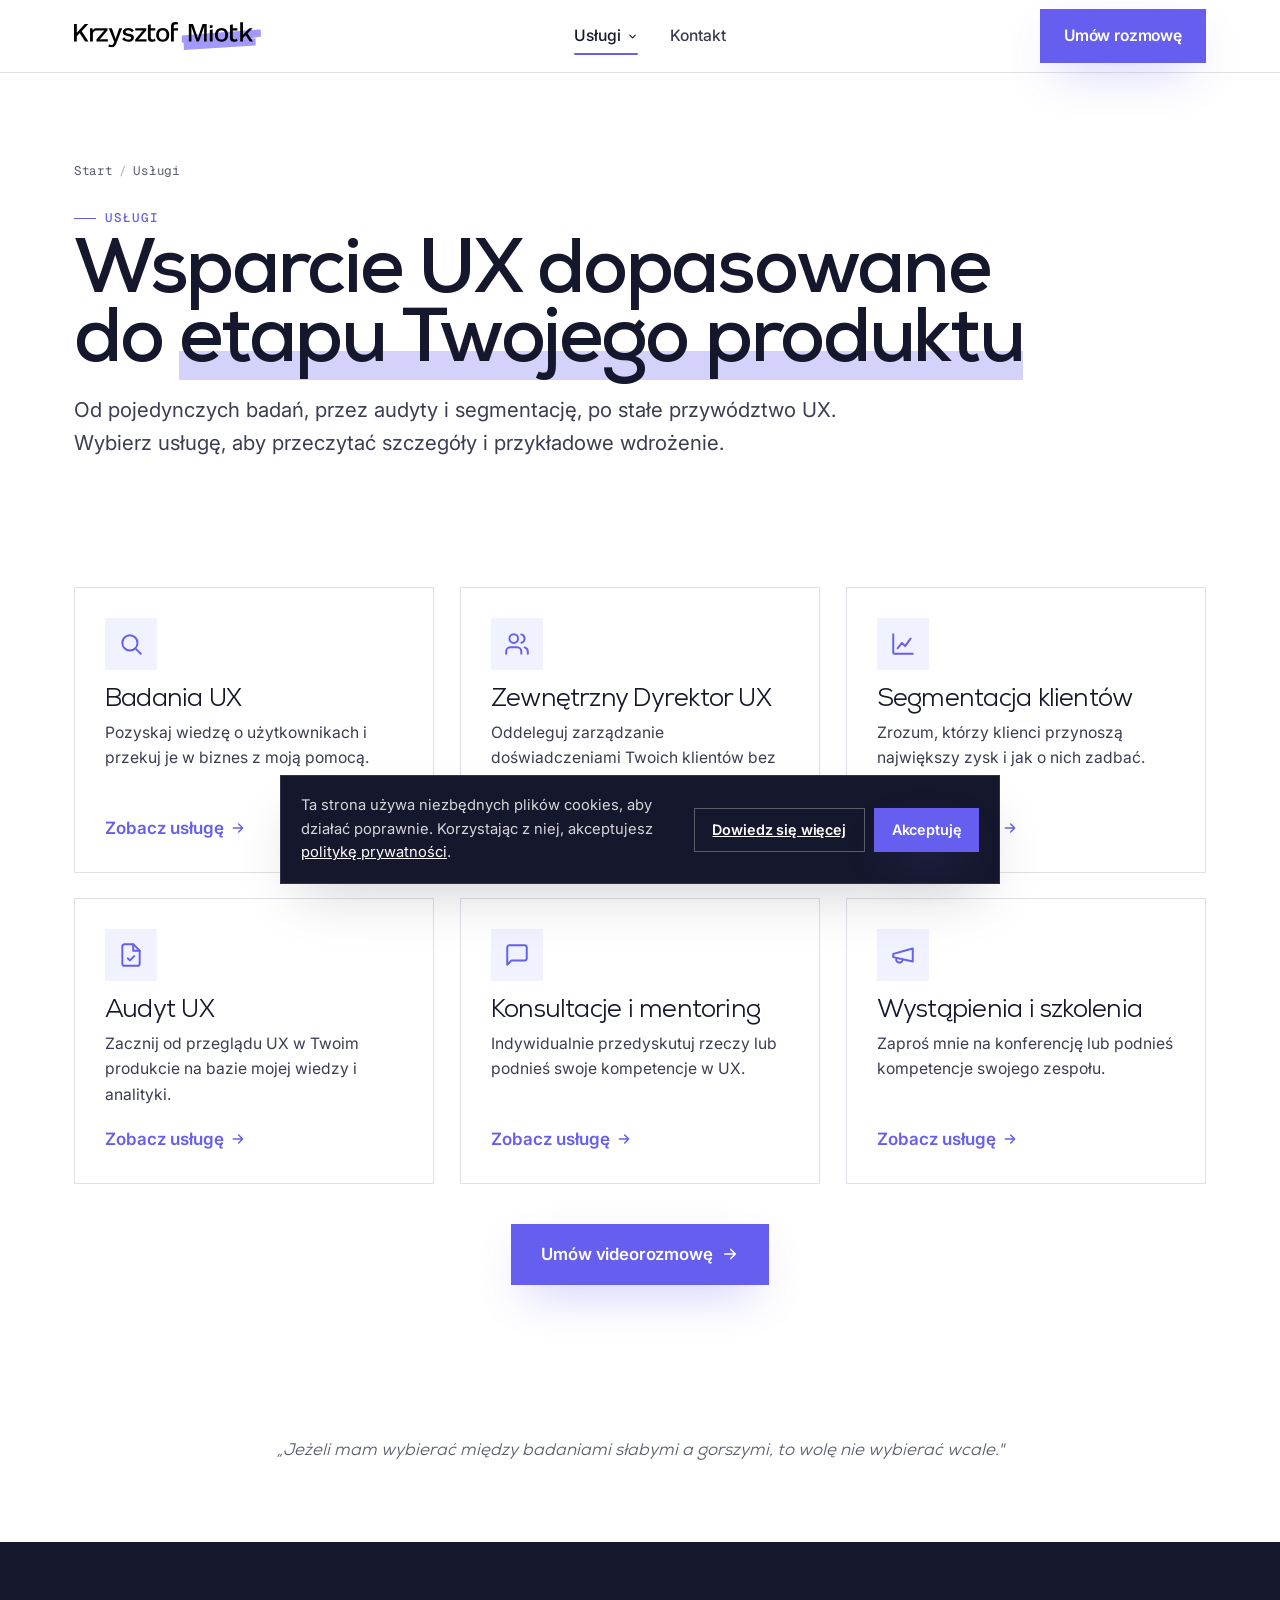
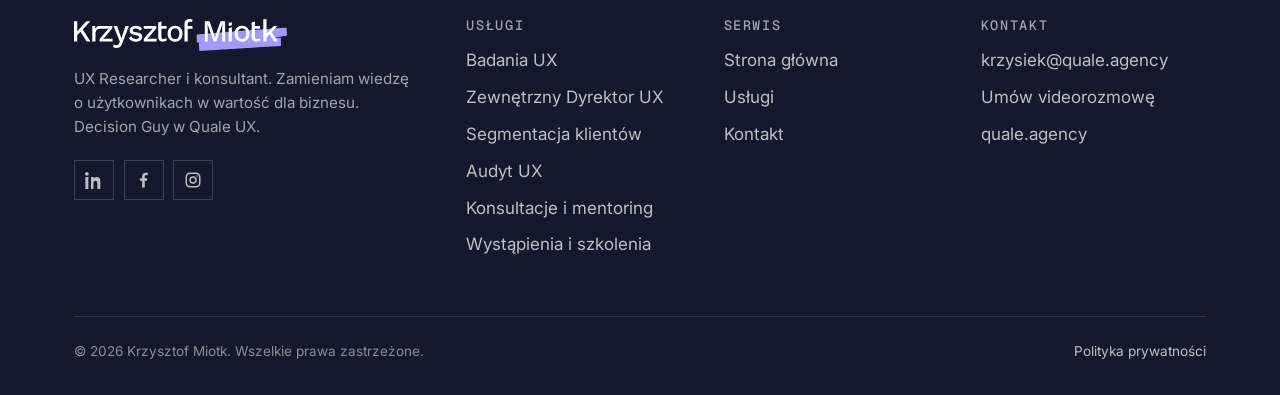
<file: uslugi.html>
<!DOCTYPE html>
<html lang="pl">
<head>
<meta charset="utf-8" />
<meta name="viewport" content="width=device-width, initial-scale=1" />
<title>Usługi — Krzysztof Miotk</title>
<meta name="description" content="Usługi UX: Badania UX, Zewnętrzny Dyrektor UX, Segmentacja klientów, Audyt UX, Konsultacje i mentoring, Wystąpienia i szkolenia." />
<link rel="canonical" href="https://agalapinska.github.io/krzysztof-miotk/uslugi.html" />
<meta name="theme-color" content="#6E47E5" />
<link rel="icon" href="assets/favicon.svg" type="image/svg+xml" />
<link rel="apple-touch-icon" href="assets/favicon.svg" />
<meta property="og:type" content="website" />
<meta property="og:locale" content="pl_PL" />
<meta property="og:site_name" content="Krzysztof Miotk" />
<meta property="og:title" content="Usługi — Krzysztof Miotk" />
<meta property="og:description" content="Usługi UX: Badania UX, Zewnętrzny Dyrektor UX, Segmentacja klientów, Audyt UX, Konsultacje i mentoring, Wystąpienia i szkolenia." />
<meta property="og:url" content="https://agalapinska.github.io/krzysztof-miotk/uslugi.html" />
<meta property="og:image" content="https://agalapinska.github.io/krzysztof-miotk/assets/og-image.jpg" />
<meta property="og:image:width" content="1200" />
<meta property="og:image:height" content="630" />
<meta name="twitter:card" content="summary_large_image" />
<meta name="twitter:title" content="Usługi — Krzysztof Miotk" />
<meta name="twitter:description" content="Usługi UX: Badania UX, Zewnętrzny Dyrektor UX, Segmentacja klientów, Audyt UX, Konsultacje i mentoring, Wystąpienia i szkolenia." />
<meta name="twitter:image" content="https://agalapinska.github.io/krzysztof-miotk/assets/og-image.jpg" />
<link rel="preconnect" href="https://fonts.googleapis.com" />
<link rel="preconnect" href="https://fonts.gstatic.com" crossorigin />
<link href="https://fonts.googleapis.com/css2?family=Hanken+Grotesk:wght@400;500;600;700;800;900&family=Inter:wght@400;500;600;700&family=Geist+Mono:wght@400;500&display=swap" rel="stylesheet" />
<link rel="stylesheet" href="css/styles.css" />
</head>
<body>
<a class="skip-link" href="#main">Przejdź do treści</a>
<header class="site-header">
  <div class="wrap nav">
    <a href="index.html" class="brand" aria-label="Krzysztof Miotk — strona główna">
      <img src="assets/logo.svg" alt="Krzysztof Miotk" class="brand-logo" width="280" height="42" />
    </a>
    <nav class="nav-links" aria-label="Główna nawigacja">
      <div class="nav-item">
        <a href="uslugi.html" class="nav-top" aria-current="page" aria-haspopup="true">Usługi <svg class="chev" viewBox="0 0 24 24" fill="none" stroke="currentColor" stroke-width="2.4" stroke-linecap="round" stroke-linejoin="round"><path d="M6 9l6 6 6-6"/></svg></a>
        <div class="megamenu">
          <div class="wrap megamenu-inner">
            <div class="mega-intro">
              <p class="eyebrow">Usługi</p>
              <h3>Wsparcie UX dopasowane do etapu Twojego produktu</h3>
              <a href="uslugi.html" class="link-arrow">Wszystkie usługi <svg viewBox="0 0 24 24" fill="none" stroke="currentColor" stroke-width="2.2" stroke-linecap="round" stroke-linejoin="round"><path d="M5 12h14M13 6l6 6-6 6"/></svg></a>
            </div>
            <div class="mega-grid">
            <a href="badania-ux.html">
              <span class="mega-name">Badania UX <svg viewBox="0 0 24 24" fill="none" stroke="currentColor" stroke-width="2.4" stroke-linecap="round" stroke-linejoin="round"><path d="M5 12h14M13 6l6 6-6 6"/></svg></span>
              <span class="mega-desc">Pozyskaj wiedzę o użytkownikach i przekuj je w biznes z moją pomocą.</span>
            </a>
            <a href="zewnetrzny-dyrektor-ux.html">
              <span class="mega-name">Zewnętrzny Dyrektor UX <svg viewBox="0 0 24 24" fill="none" stroke="currentColor" stroke-width="2.4" stroke-linecap="round" stroke-linejoin="round"><path d="M5 12h14M13 6l6 6-6 6"/></svg></span>
              <span class="mega-desc">Oddeleguj zarządzanie doświadczeniami Twoich klientów bez kosztów etatu.</span>
            </a>
            <a href="segmentacja-klientow.html">
              <span class="mega-name">Segmentacja klientów <svg viewBox="0 0 24 24" fill="none" stroke="currentColor" stroke-width="2.4" stroke-linecap="round" stroke-linejoin="round"><path d="M5 12h14M13 6l6 6-6 6"/></svg></span>
              <span class="mega-desc">Zrozum, którzy klienci przynoszą największy zysk i jak o nich zadbać.</span>
            </a>
            <a href="audyt-ux.html">
              <span class="mega-name">Audyt UX <svg viewBox="0 0 24 24" fill="none" stroke="currentColor" stroke-width="2.4" stroke-linecap="round" stroke-linejoin="round"><path d="M5 12h14M13 6l6 6-6 6"/></svg></span>
              <span class="mega-desc">Zacznij od przeglądu UX w Twoim produkcie na bazie mojej wiedzy i analityki.</span>
            </a>
            <a href="konsultacje-i-mentoring.html">
              <span class="mega-name">Konsultacje i mentoring <svg viewBox="0 0 24 24" fill="none" stroke="currentColor" stroke-width="2.4" stroke-linecap="round" stroke-linejoin="round"><path d="M5 12h14M13 6l6 6-6 6"/></svg></span>
              <span class="mega-desc">Indywidualnie przedyskutuj rzeczy lub podnieś swoje kompetencje w UX.</span>
            </a>
            <a href="wystapienia-i-szkolenia.html">
              <span class="mega-name">Wystąpienia i szkolenia <svg viewBox="0 0 24 24" fill="none" stroke="currentColor" stroke-width="2.4" stroke-linecap="round" stroke-linejoin="round"><path d="M5 12h14M13 6l6 6-6 6"/></svg></span>
              <span class="mega-desc">Zaproś mnie na konferencję lub podnieś kompetencje swojego zespołu.</span>
            </a>
            </div>
          </div>
        </div>
      </div>
      <a href="kontakt.html">Kontakt</a>
    </nav>
    <div class="nav-cta">
      <a href="kontakt.html#kalendarz" class="btn btn--primary nav-desk">Umów rozmowę</a>
      <button class="nav-toggle" aria-label="Menu" aria-expanded="false"><span></span></button>
    </div>
  </div>
</header>
<main id="main">

<section class="page-hero">
  <div class="wrap">
    <p class="breadcrumbs"><a href="index.html">Start</a><span>/</span>Usługi</p>
    <p class="eyebrow">Usługi</p>
    <h1 style="max-width:18ch; margin-top:.6rem">Wsparcie UX dopasowane do <span class="uline">etapu Twojego produktu</span></h1>
    <p class="lead">Od pojedynczych badań, przez audyty i segmentację, po stałe przywództwo UX. Wybierz usługę, aby przeczytać szczegóły i przykładowe wdrożenie.</p>
  </div>
</section>

<section class="section--tight">
  <div class="wrap">
    <div class="grid grid-3 reveal">
      <a href="badania-ux.html" class="card">
        <div class="ico"><svg viewBox="0 0 24 24" fill="none" stroke="currentColor" stroke-width="1.8" stroke-linecap="round" stroke-linejoin="round"><circle cx="11" cy="11" r="7"/><path d="M21 21l-4.3-4.3"/></svg></div>
        <h3>Badania UX</h3>
        <p>Pozyskaj wiedzę o użytkownikach i przekuj je w biznes z moją pomocą.</p>
        <span class="card-foot link-arrow">Zobacz usługę <svg viewBox="0 0 24 24" fill="none" stroke="currentColor" stroke-width="2.2" stroke-linecap="round" stroke-linejoin="round"><path d="M5 12h14M13 6l6 6-6 6"/></svg></span>
      </a>
      <a href="zewnetrzny-dyrektor-ux.html" class="card">
        <div class="ico"><svg viewBox="0 0 24 24" fill="none" stroke="currentColor" stroke-width="1.8" stroke-linecap="round" stroke-linejoin="round"><path d="M16 21v-2a4 4 0 0 0-4-4H6a4 4 0 0 0-4 4v2"/><circle cx="9" cy="7" r="4"/><path d="M22 21v-2a4 4 0 0 0-3-3.87M16 3.13a4 4 0 0 1 0 7.75"/></svg></div>
        <h3>Zewnętrzny Dyrektor UX</h3>
        <p>Oddeleguj zarządzanie doświadczeniami Twoich klientów bez kosztów etatu.</p>
        <span class="card-foot link-arrow">Zobacz usługę <svg viewBox="0 0 24 24" fill="none" stroke="currentColor" stroke-width="2.2" stroke-linecap="round" stroke-linejoin="round"><path d="M5 12h14M13 6l6 6-6 6"/></svg></span>
      </a>
      <a href="segmentacja-klientow.html" class="card">
        <div class="ico"><svg viewBox="0 0 24 24" fill="none" stroke="currentColor" stroke-width="1.8" stroke-linecap="round" stroke-linejoin="round"><path d="M21 21H4a1 1 0 0 1-1-1V3"/><path d="M7 16l4-5 3 3 5-7"/></svg></div>
        <h3>Segmentacja klientów</h3>
        <p>Zrozum, którzy klienci przynoszą największy zysk i jak o nich zadbać.</p>
        <span class="card-foot link-arrow">Zobacz usługę <svg viewBox="0 0 24 24" fill="none" stroke="currentColor" stroke-width="2.2" stroke-linecap="round" stroke-linejoin="round"><path d="M5 12h14M13 6l6 6-6 6"/></svg></span>
      </a>
      <a href="audyt-ux.html" class="card">
        <div class="ico"><svg viewBox="0 0 24 24" fill="none" stroke="currentColor" stroke-width="1.8" stroke-linecap="round" stroke-linejoin="round"><path d="M14 2H6a2 2 0 0 0-2 2v16a2 2 0 0 0 2 2h12a2 2 0 0 0 2-2V8z"/><path d="M14 2v6h6M9 15l2 2 4-4"/></svg></div>
        <h3>Audyt UX</h3>
        <p>Zacznij od przeglądu UX w Twoim produkcie na bazie mojej wiedzy i analityki.</p>
        <span class="card-foot link-arrow">Zobacz usługę <svg viewBox="0 0 24 24" fill="none" stroke="currentColor" stroke-width="2.2" stroke-linecap="round" stroke-linejoin="round"><path d="M5 12h14M13 6l6 6-6 6"/></svg></span>
      </a>
      <a href="konsultacje-i-mentoring.html" class="card">
        <div class="ico"><svg viewBox="0 0 24 24" fill="none" stroke="currentColor" stroke-width="1.8" stroke-linecap="round" stroke-linejoin="round"><path d="M21 15a2 2 0 0 1-2 2H7l-4 4V5a2 2 0 0 1 2-2h14a2 2 0 0 1 2 2z"/></svg></div>
        <h3>Konsultacje i mentoring</h3>
        <p>Indywidualnie przedyskutuj rzeczy lub podnieś swoje kompetencje w UX.</p>
        <span class="card-foot link-arrow">Zobacz usługę <svg viewBox="0 0 24 24" fill="none" stroke="currentColor" stroke-width="2.2" stroke-linecap="round" stroke-linejoin="round"><path d="M5 12h14M13 6l6 6-6 6"/></svg></span>
      </a>
      <a href="wystapienia-i-szkolenia.html" class="card">
        <div class="ico"><svg viewBox="0 0 24 24" fill="none" stroke="currentColor" stroke-width="1.8" stroke-linecap="round" stroke-linejoin="round"><path d="M3 11l18-5v12L3 14v-3zM11.6 16.8a3 3 0 1 1-5.8-1.6"/></svg></div>
        <h3>Wystąpienia i szkolenia</h3>
        <p>Zaproś mnie na konferencję lub podnieś kompetencje swojego zespołu.</p>
        <span class="card-foot link-arrow">Zobacz usługę <svg viewBox="0 0 24 24" fill="none" stroke="currentColor" stroke-width="2.2" stroke-linecap="round" stroke-linejoin="round"><path d="M5 12h14M13 6l6 6-6 6"/></svg></span>
      </a>
    </div>
    <div class="center" style="margin-top:2.5rem">
      <a href="kontakt.html" class="btn btn--primary btn--lg">Umów videorozmowę <svg viewBox="0 0 24 24" fill="none" stroke="currentColor" stroke-width="2.2" stroke-linecap="round" stroke-linejoin="round"><path d="M5 12h14M13 6l6 6-6 6"/></svg></a>
    </div>
  </div>
</section>

<section class="section--tight center">
  <div class="wrap"><p class="motto">„Jeżeli mam wybierać między badaniami słabymi a gorszymi, to wolę nie wybierać wcale."</p></div>
</section></main>

<footer class="site-footer">
  <div class="wrap">
    <div class="footer-grid">
      <div>
        <div class="brand"><img src="assets/logo-white.svg" alt="Krzysztof Miotk" class="brand-logo" width="280" height="42" /></div>
        <p class="footer-about">UX Researcher i konsultant. Zamieniam wiedzę o użytkownikach w wartość dla biznesu. Decision Guy w Quale UX.</p>
        <div class="socials">
          <a href="https://www.linkedin.com/" aria-label="LinkedIn" target="_blank" rel="noopener"><svg viewBox="0 0 24 24" fill="currentColor"><path d="M4.98 3.5A2.5 2.5 0 1 1 0 3.5a2.5 2.5 0 0 1 4.98 0zM.5 8h4V24h-4V8zM8 8h3.8v2.2h.05c.53-1 1.83-2.2 3.77-2.2 4.03 0 4.78 2.65 4.78 6.1V24h-4v-7.1c0-1.7-.03-3.9-2.38-3.9-2.38 0-2.75 1.86-2.75 3.78V24H8V8z"/></svg></a>
          <a href="https://www.facebook.com/" aria-label="Facebook" target="_blank" rel="noopener"><svg viewBox="0 0 24 24" fill="currentColor"><path d="M13 22v-9h3l.5-3.5H13V7.3c0-1 .3-1.7 1.8-1.7H17V2.4c-.4-.05-1.5-.16-2.8-.16-2.8 0-4.7 1.7-4.7 4.8v2.66H6.5V13H9.5v9H13z"/></svg></a>
          <a href="https://www.instagram.com/" aria-label="Instagram" target="_blank" rel="noopener"><svg viewBox="0 0 24 24" fill="none" stroke="currentColor" stroke-width="2"><rect x="3" y="3" width="18" height="18" rx="5"/><circle cx="12" cy="12" r="4"/><circle cx="17.5" cy="6.5" r="1" fill="currentColor" stroke="none"/></svg></a>
        </div>
      </div>
      <div class="footer-col">
        <h4>Usługi</h4>
        <ul>
          <li><a href="badania-ux.html">Badania UX</a></li>
          <li><a href="zewnetrzny-dyrektor-ux.html">Zewnętrzny Dyrektor UX</a></li>
          <li><a href="segmentacja-klientow.html">Segmentacja klientów</a></li>
          <li><a href="audyt-ux.html">Audyt UX</a></li>
          <li><a href="konsultacje-i-mentoring.html">Konsultacje i mentoring</a></li>
          <li><a href="wystapienia-i-szkolenia.html">Wystąpienia i szkolenia</a></li>
        </ul>
      </div>
      <div class="footer-col">
        <h4>Serwis</h4>
        <ul>
          <li><a href="index.html">Strona główna</a></li>
          <li><a href="uslugi.html">Usługi</a></li>
          <li><a href="kontakt.html">Kontakt</a></li>
        </ul>
      </div>
      <div class="footer-col">
        <h4>Kontakt</h4>
        <ul>
          <li><a href="mailto:krzysiek@quale.agency">krzysiek@quale.agency</a></li>
          <li><a href="kontakt.html">Umów videorozmowę</a></li>
          <li><a href="https://quale.agency" target="_blank" rel="noopener">quale.agency</a></li>
        </ul>
      </div>
    </div>
    <div class="footer-bottom">
      <span>© <span data-year>2025</span> Krzysztof Miotk. Wszelkie prawa zastrzeżone.</span>
      <a href="polityka-prywatnosci.html">Polityka prywatności</a>
    </div>
  </div>
</footer>

<script src="js/main.js"></script>
</body>
</html>
</file>
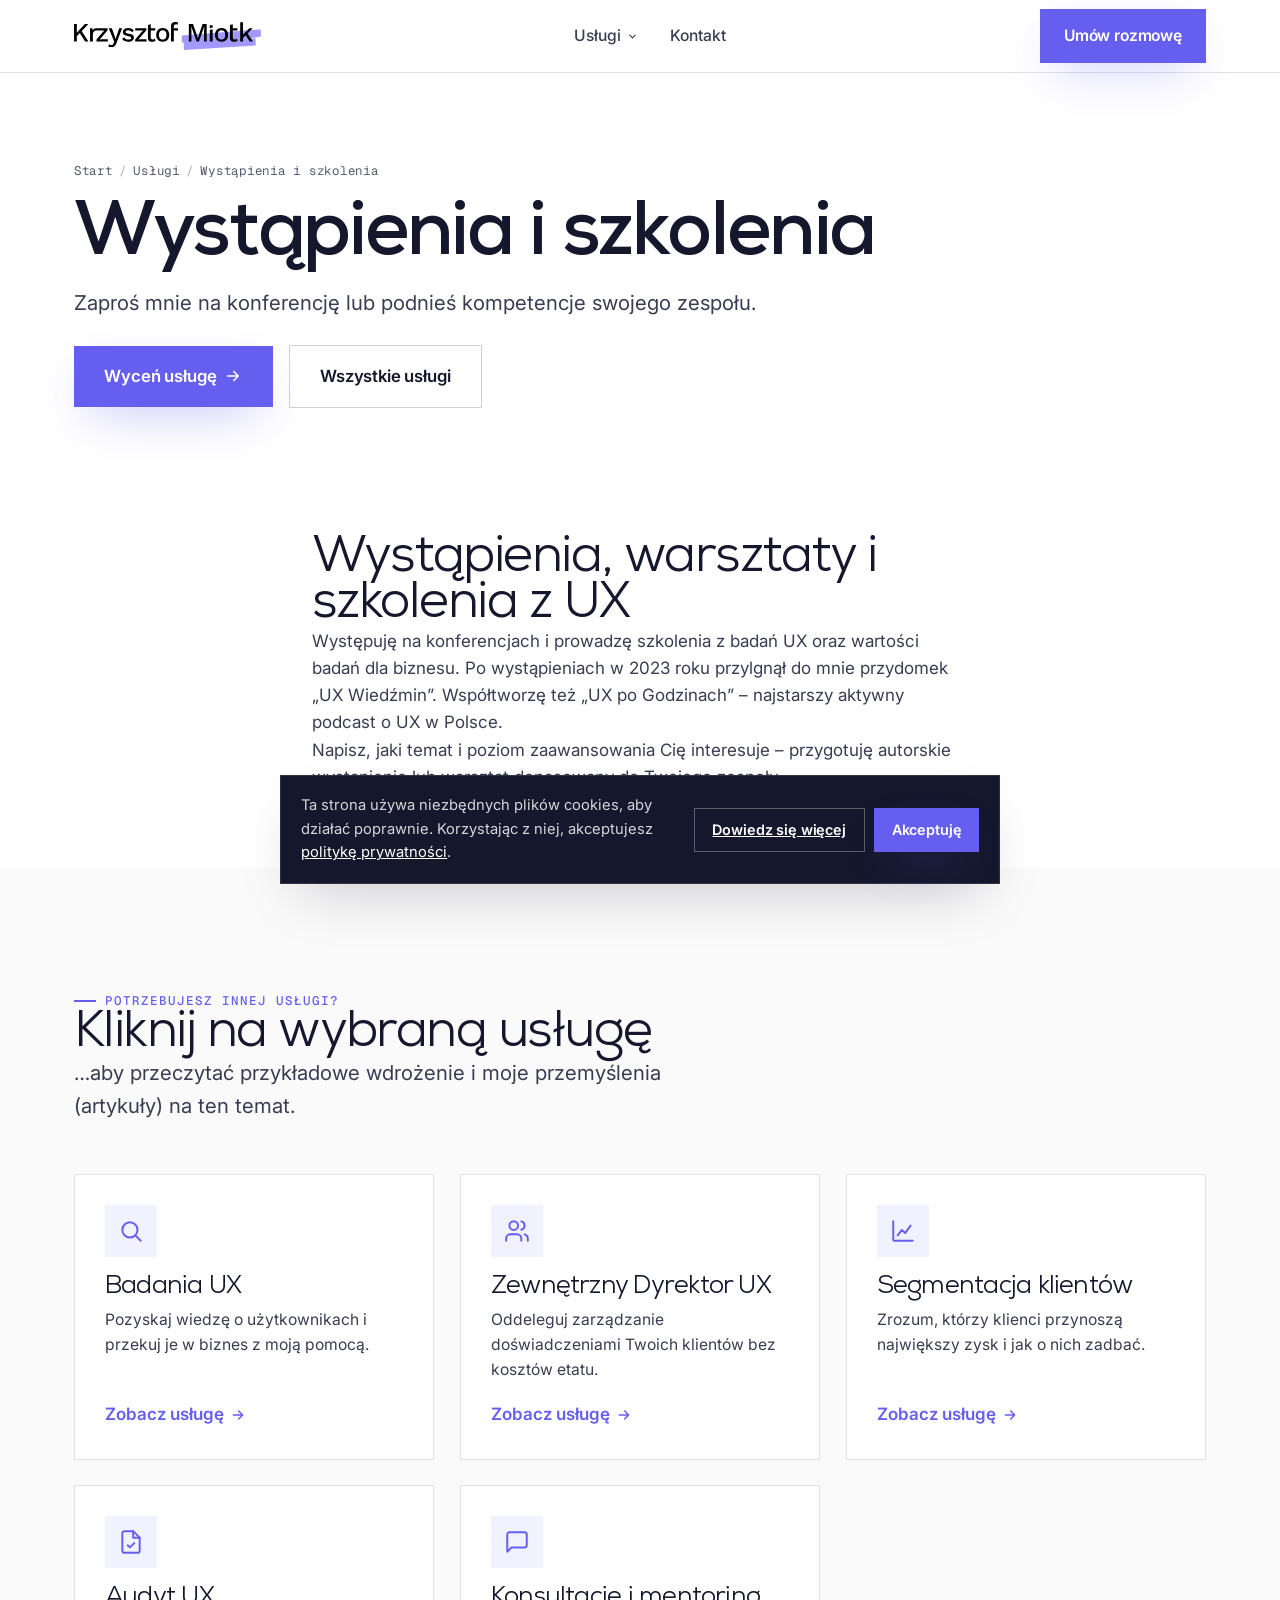
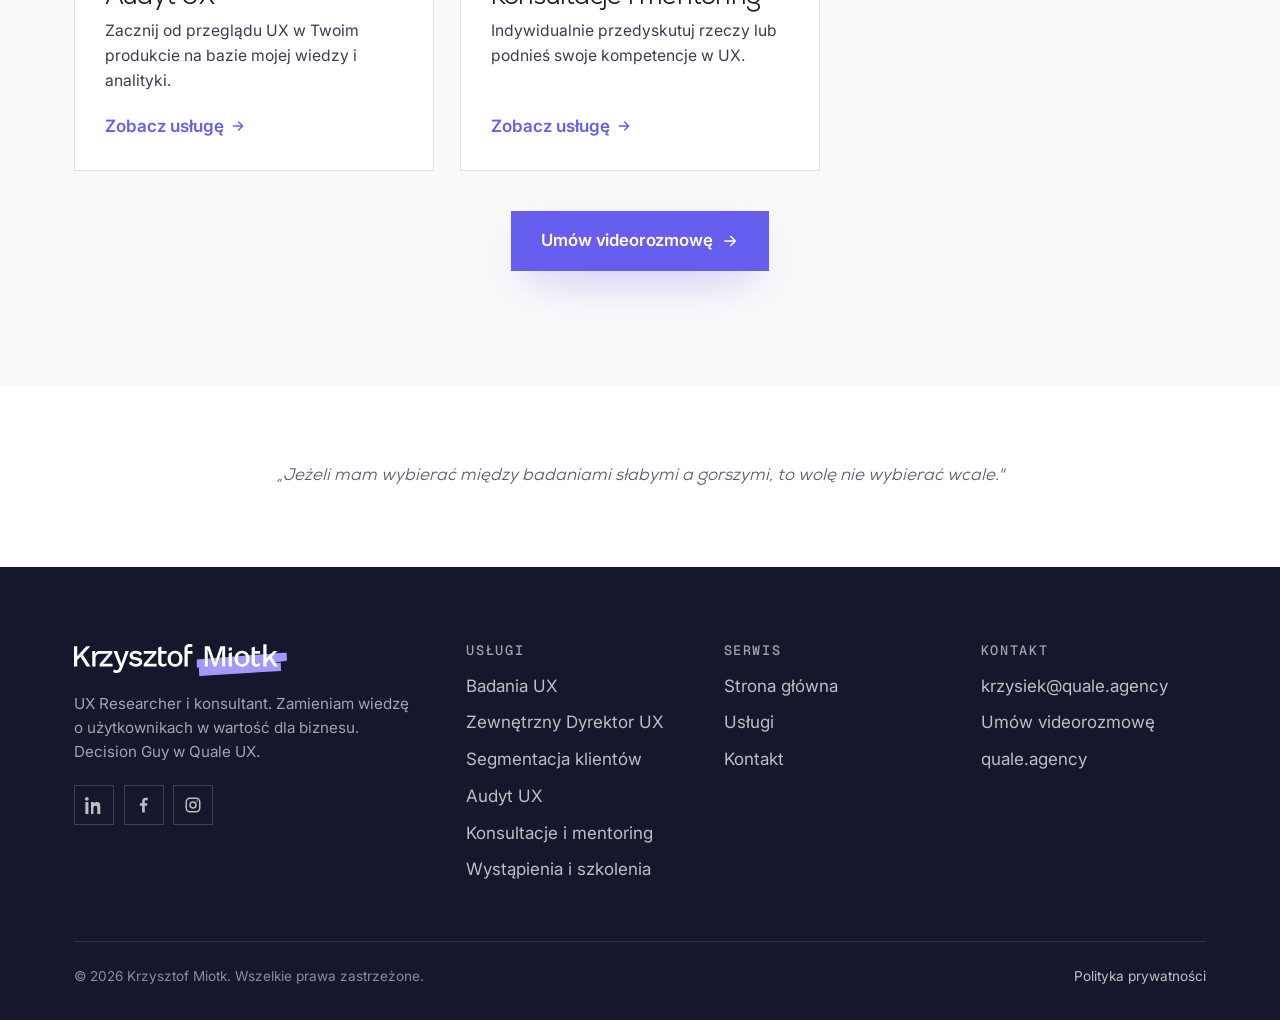
<file: wystapienia-i-szkolenia.html>
<!DOCTYPE html>
<html lang="pl">
<head>
<meta charset="utf-8" />
<meta name="viewport" content="width=device-width, initial-scale=1" />
<title>Wystąpienia i szkolenia — Krzysztof Miotk</title>
<meta name="description" content="Zaproś mnie na konferencję lub podnieś kompetencje swojego zespołu." />
<link rel="canonical" href="https://agalapinska.github.io/krzysztof-miotk/wystapienia-i-szkolenia.html" />
<meta name="theme-color" content="#6E47E5" />
<link rel="icon" href="assets/favicon.svg" type="image/svg+xml" />
<link rel="apple-touch-icon" href="assets/favicon.svg" />
<meta property="og:type" content="website" />
<meta property="og:locale" content="pl_PL" />
<meta property="og:site_name" content="Krzysztof Miotk" />
<meta property="og:title" content="Wystąpienia i szkolenia — Krzysztof Miotk" />
<meta property="og:description" content="Zaproś mnie na konferencję lub podnieś kompetencje swojego zespołu." />
<meta property="og:url" content="https://agalapinska.github.io/krzysztof-miotk/wystapienia-i-szkolenia.html" />
<meta property="og:image" content="https://agalapinska.github.io/krzysztof-miotk/assets/og-image.jpg" />
<meta property="og:image:width" content="1200" />
<meta property="og:image:height" content="630" />
<meta name="twitter:card" content="summary_large_image" />
<meta name="twitter:title" content="Wystąpienia i szkolenia — Krzysztof Miotk" />
<meta name="twitter:description" content="Zaproś mnie na konferencję lub podnieś kompetencje swojego zespołu." />
<meta name="twitter:image" content="https://agalapinska.github.io/krzysztof-miotk/assets/og-image.jpg" />
<link rel="preconnect" href="https://fonts.googleapis.com" />
<link rel="preconnect" href="https://fonts.gstatic.com" crossorigin />
<link href="https://fonts.googleapis.com/css2?family=Hanken+Grotesk:wght@400;500;600;700;800;900&family=Inter:wght@400;500;600;700&family=Geist+Mono:wght@400;500&display=swap" rel="stylesheet" />
<link rel="stylesheet" href="css/styles.css" />
<script type="application/ld+json">{"@context": "https://schema.org", "@type": "Service", "name": "Wystąpienia i szkolenia", "serviceType": "Wystąpienia i szkolenia", "description": "Zaproś mnie na konferencję lub podnieś kompetencje swojego zespołu.", "provider": {"@type": "Person", "name": "Krzysztof Miotk", "url": "https://agalapinska.github.io/krzysztof-miotk/", "jobTitle": "UX Researcher i konsultant"}, "areaServed": "PL", "url": "https://agalapinska.github.io/krzysztof-miotk/wystapienia-i-szkolenia.html"}</script>
</head>
<body>
<a class="skip-link" href="#main">Przejdź do treści</a>
<header class="site-header">
  <div class="wrap nav">
    <a href="index.html" class="brand" aria-label="Krzysztof Miotk — strona główna">
      <img src="assets/logo.svg" alt="Krzysztof Miotk" class="brand-logo" width="280" height="42" />
    </a>
    <nav class="nav-links" aria-label="Główna nawigacja">
      <div class="nav-item">
        <a href="uslugi.html" class="nav-top" aria-haspopup="true">Usługi <svg class="chev" viewBox="0 0 24 24" fill="none" stroke="currentColor" stroke-width="2.4" stroke-linecap="round" stroke-linejoin="round"><path d="M6 9l6 6 6-6"/></svg></a>
        <div class="megamenu">
          <div class="wrap megamenu-inner">
            <div class="mega-intro">
              <p class="eyebrow">Usługi</p>
              <h3>Wsparcie UX dopasowane do etapu Twojego produktu</h3>
              <a href="uslugi.html" class="link-arrow">Wszystkie usługi <svg viewBox="0 0 24 24" fill="none" stroke="currentColor" stroke-width="2.2" stroke-linecap="round" stroke-linejoin="round"><path d="M5 12h14M13 6l6 6-6 6"/></svg></a>
            </div>
            <div class="mega-grid">
            <a href="badania-ux.html">
              <span class="mega-name">Badania UX <svg viewBox="0 0 24 24" fill="none" stroke="currentColor" stroke-width="2.4" stroke-linecap="round" stroke-linejoin="round"><path d="M5 12h14M13 6l6 6-6 6"/></svg></span>
              <span class="mega-desc">Pozyskaj wiedzę o użytkownikach i przekuj je w biznes z moją pomocą.</span>
            </a>
            <a href="zewnetrzny-dyrektor-ux.html">
              <span class="mega-name">Zewnętrzny Dyrektor UX <svg viewBox="0 0 24 24" fill="none" stroke="currentColor" stroke-width="2.4" stroke-linecap="round" stroke-linejoin="round"><path d="M5 12h14M13 6l6 6-6 6"/></svg></span>
              <span class="mega-desc">Oddeleguj zarządzanie doświadczeniami Twoich klientów bez kosztów etatu.</span>
            </a>
            <a href="segmentacja-klientow.html">
              <span class="mega-name">Segmentacja klientów <svg viewBox="0 0 24 24" fill="none" stroke="currentColor" stroke-width="2.4" stroke-linecap="round" stroke-linejoin="round"><path d="M5 12h14M13 6l6 6-6 6"/></svg></span>
              <span class="mega-desc">Zrozum, którzy klienci przynoszą największy zysk i jak o nich zadbać.</span>
            </a>
            <a href="audyt-ux.html">
              <span class="mega-name">Audyt UX <svg viewBox="0 0 24 24" fill="none" stroke="currentColor" stroke-width="2.4" stroke-linecap="round" stroke-linejoin="round"><path d="M5 12h14M13 6l6 6-6 6"/></svg></span>
              <span class="mega-desc">Zacznij od przeglądu UX w Twoim produkcie na bazie mojej wiedzy i analityki.</span>
            </a>
            <a href="konsultacje-i-mentoring.html">
              <span class="mega-name">Konsultacje i mentoring <svg viewBox="0 0 24 24" fill="none" stroke="currentColor" stroke-width="2.4" stroke-linecap="round" stroke-linejoin="round"><path d="M5 12h14M13 6l6 6-6 6"/></svg></span>
              <span class="mega-desc">Indywidualnie przedyskutuj rzeczy lub podnieś swoje kompetencje w UX.</span>
            </a>
            <a href="wystapienia-i-szkolenia.html" aria-current="page">
              <span class="mega-name">Wystąpienia i szkolenia <svg viewBox="0 0 24 24" fill="none" stroke="currentColor" stroke-width="2.4" stroke-linecap="round" stroke-linejoin="round"><path d="M5 12h14M13 6l6 6-6 6"/></svg></span>
              <span class="mega-desc">Zaproś mnie na konferencję lub podnieś kompetencje swojego zespołu.</span>
            </a>
            </div>
          </div>
        </div>
      </div>
      <a href="kontakt.html">Kontakt</a>
    </nav>
    <div class="nav-cta">
      <a href="kontakt.html#kalendarz" class="btn btn--primary nav-desk">Umów rozmowę</a>
      <button class="nav-toggle" aria-label="Menu" aria-expanded="false"><span></span></button>
    </div>
  </div>
</header>
<main id="main">

<section class="page-hero">
  <div class="wrap">
    <p class="breadcrumbs"><a href="index.html">Start</a><span>/</span><a href="uslugi.html">Usługi</a><span>/</span>Wystąpienia i szkolenia</p>
    <h1 style="max-width:18ch; margin-top:.4rem">Wystąpienia i szkolenia</h1>
    <p class="lead">Zaproś mnie na konferencję lub podnieś kompetencje swojego zespołu.</p>
    <div class="hero-cta" style="margin-top:1.6rem">
      <a href="kontakt.html" class="btn btn--primary btn--lg">Wyceń usługę <svg viewBox="0 0 24 24" fill="none" stroke="currentColor" stroke-width="2.2" stroke-linecap="round" stroke-linejoin="round"><path d="M5 12h14M13 6l6 6-6 6"/></svg></a>
      <a href="uslugi.html" class="btn btn--ghost btn--lg">Wszystkie usługi</a>
    </div>
  </div>
</section>
<section class="section--tight">
  <div class="wrap maxw-prose reveal">
    <h2>Wystąpienia, warsztaty i szkolenia z UX</h2>
    <p>Występuję na konferencjach i prowadzę szkolenia z badań UX oraz wartości badań dla biznesu. Po wystąpieniach w 2023 roku przylgnął do mnie przydomek „UX Wiedźmin”. Współtworzę też „UX po Godzinach” – najstarszy aktywny podcast o UX w Polsce.</p><p>Napisz, jaki temat i poziom zaawansowania Cię interesuje – przygotuję autorskie wystąpienie lub warsztat dopasowany do Twojego zespołu.</p>
  </div>
</section>
<section class="section section--soft">
  <div class="wrap">
    <div class="section-head reveal">
      <p class="eyebrow">Potrzebujesz innej usługi?</p>
      <h2>Kliknij na wybraną usługę</h2>
      <p class="lead">…aby przeczytać przykładowe wdrożenie i moje przemyślenia (artykuły) na ten temat.</p>
    </div>
    <div class="grid grid-3 reveal">
      <a href="badania-ux.html" class="card">
        <div class="ico"><svg viewBox="0 0 24 24" fill="none" stroke="currentColor" stroke-width="1.8" stroke-linecap="round" stroke-linejoin="round"><circle cx="11" cy="11" r="7"/><path d="M21 21l-4.3-4.3"/></svg></div>
        <h3>Badania UX</h3>
        <p>Pozyskaj wiedzę o użytkownikach i przekuj je w biznes z moją pomocą.</p>
        <span class="card-foot link-arrow">Zobacz usługę <svg viewBox="0 0 24 24" fill="none" stroke="currentColor" stroke-width="2.2" stroke-linecap="round" stroke-linejoin="round"><path d="M5 12h14M13 6l6 6-6 6"/></svg></span>
      </a>
      <a href="zewnetrzny-dyrektor-ux.html" class="card">
        <div class="ico"><svg viewBox="0 0 24 24" fill="none" stroke="currentColor" stroke-width="1.8" stroke-linecap="round" stroke-linejoin="round"><path d="M16 21v-2a4 4 0 0 0-4-4H6a4 4 0 0 0-4 4v2"/><circle cx="9" cy="7" r="4"/><path d="M22 21v-2a4 4 0 0 0-3-3.87M16 3.13a4 4 0 0 1 0 7.75"/></svg></div>
        <h3>Zewnętrzny Dyrektor UX</h3>
        <p>Oddeleguj zarządzanie doświadczeniami Twoich klientów bez kosztów etatu.</p>
        <span class="card-foot link-arrow">Zobacz usługę <svg viewBox="0 0 24 24" fill="none" stroke="currentColor" stroke-width="2.2" stroke-linecap="round" stroke-linejoin="round"><path d="M5 12h14M13 6l6 6-6 6"/></svg></span>
      </a>
      <a href="segmentacja-klientow.html" class="card">
        <div class="ico"><svg viewBox="0 0 24 24" fill="none" stroke="currentColor" stroke-width="1.8" stroke-linecap="round" stroke-linejoin="round"><path d="M21 21H4a1 1 0 0 1-1-1V3"/><path d="M7 16l4-5 3 3 5-7"/></svg></div>
        <h3>Segmentacja klientów</h3>
        <p>Zrozum, którzy klienci przynoszą największy zysk i jak o nich zadbać.</p>
        <span class="card-foot link-arrow">Zobacz usługę <svg viewBox="0 0 24 24" fill="none" stroke="currentColor" stroke-width="2.2" stroke-linecap="round" stroke-linejoin="round"><path d="M5 12h14M13 6l6 6-6 6"/></svg></span>
      </a>
      <a href="audyt-ux.html" class="card">
        <div class="ico"><svg viewBox="0 0 24 24" fill="none" stroke="currentColor" stroke-width="1.8" stroke-linecap="round" stroke-linejoin="round"><path d="M14 2H6a2 2 0 0 0-2 2v16a2 2 0 0 0 2 2h12a2 2 0 0 0 2-2V8z"/><path d="M14 2v6h6M9 15l2 2 4-4"/></svg></div>
        <h3>Audyt UX</h3>
        <p>Zacznij od przeglądu UX w Twoim produkcie na bazie mojej wiedzy i analityki.</p>
        <span class="card-foot link-arrow">Zobacz usługę <svg viewBox="0 0 24 24" fill="none" stroke="currentColor" stroke-width="2.2" stroke-linecap="round" stroke-linejoin="round"><path d="M5 12h14M13 6l6 6-6 6"/></svg></span>
      </a>
      <a href="konsultacje-i-mentoring.html" class="card">
        <div class="ico"><svg viewBox="0 0 24 24" fill="none" stroke="currentColor" stroke-width="1.8" stroke-linecap="round" stroke-linejoin="round"><path d="M21 15a2 2 0 0 1-2 2H7l-4 4V5a2 2 0 0 1 2-2h14a2 2 0 0 1 2 2z"/></svg></div>
        <h3>Konsultacje i mentoring</h3>
        <p>Indywidualnie przedyskutuj rzeczy lub podnieś swoje kompetencje w UX.</p>
        <span class="card-foot link-arrow">Zobacz usługę <svg viewBox="0 0 24 24" fill="none" stroke="currentColor" stroke-width="2.2" stroke-linecap="round" stroke-linejoin="round"><path d="M5 12h14M13 6l6 6-6 6"/></svg></span>
      </a>
    </div>
    <div class="center" style="margin-top:2.5rem">
      <a href="kontakt.html" class="btn btn--primary btn--lg">Umów videorozmowę <svg viewBox="0 0 24 24" fill="none" stroke="currentColor" stroke-width="2.2" stroke-linecap="round" stroke-linejoin="round"><path d="M5 12h14M13 6l6 6-6 6"/></svg></a>
    </div>
  </div>
</section>
<section class="section--tight center">
  <div class="wrap"><p class="motto">„Jeżeli mam wybierać między badaniami słabymi a gorszymi, to wolę nie wybierać wcale."</p></div>
</section></main>

<footer class="site-footer">
  <div class="wrap">
    <div class="footer-grid">
      <div>
        <div class="brand"><img src="assets/logo-white.svg" alt="Krzysztof Miotk" class="brand-logo" width="280" height="42" /></div>
        <p class="footer-about">UX Researcher i konsultant. Zamieniam wiedzę o użytkownikach w wartość dla biznesu. Decision Guy w Quale UX.</p>
        <div class="socials">
          <a href="https://www.linkedin.com/" aria-label="LinkedIn" target="_blank" rel="noopener"><svg viewBox="0 0 24 24" fill="currentColor"><path d="M4.98 3.5A2.5 2.5 0 1 1 0 3.5a2.5 2.5 0 0 1 4.98 0zM.5 8h4V24h-4V8zM8 8h3.8v2.2h.05c.53-1 1.83-2.2 3.77-2.2 4.03 0 4.78 2.65 4.78 6.1V24h-4v-7.1c0-1.7-.03-3.9-2.38-3.9-2.38 0-2.75 1.86-2.75 3.78V24H8V8z"/></svg></a>
          <a href="https://www.facebook.com/" aria-label="Facebook" target="_blank" rel="noopener"><svg viewBox="0 0 24 24" fill="currentColor"><path d="M13 22v-9h3l.5-3.5H13V7.3c0-1 .3-1.7 1.8-1.7H17V2.4c-.4-.05-1.5-.16-2.8-.16-2.8 0-4.7 1.7-4.7 4.8v2.66H6.5V13H9.5v9H13z"/></svg></a>
          <a href="https://www.instagram.com/" aria-label="Instagram" target="_blank" rel="noopener"><svg viewBox="0 0 24 24" fill="none" stroke="currentColor" stroke-width="2"><rect x="3" y="3" width="18" height="18" rx="5"/><circle cx="12" cy="12" r="4"/><circle cx="17.5" cy="6.5" r="1" fill="currentColor" stroke="none"/></svg></a>
        </div>
      </div>
      <div class="footer-col">
        <h4>Usługi</h4>
        <ul>
          <li><a href="badania-ux.html">Badania UX</a></li>
          <li><a href="zewnetrzny-dyrektor-ux.html">Zewnętrzny Dyrektor UX</a></li>
          <li><a href="segmentacja-klientow.html">Segmentacja klientów</a></li>
          <li><a href="audyt-ux.html">Audyt UX</a></li>
          <li><a href="konsultacje-i-mentoring.html">Konsultacje i mentoring</a></li>
          <li><a href="wystapienia-i-szkolenia.html">Wystąpienia i szkolenia</a></li>
        </ul>
      </div>
      <div class="footer-col">
        <h4>Serwis</h4>
        <ul>
          <li><a href="index.html">Strona główna</a></li>
          <li><a href="uslugi.html">Usługi</a></li>
          <li><a href="kontakt.html">Kontakt</a></li>
        </ul>
      </div>
      <div class="footer-col">
        <h4>Kontakt</h4>
        <ul>
          <li><a href="mailto:krzysiek@quale.agency">krzysiek@quale.agency</a></li>
          <li><a href="kontakt.html">Umów videorozmowę</a></li>
          <li><a href="https://quale.agency" target="_blank" rel="noopener">quale.agency</a></li>
        </ul>
      </div>
    </div>
    <div class="footer-bottom">
      <span>© <span data-year>2025</span> Krzysztof Miotk. Wszelkie prawa zastrzeżone.</span>
      <a href="polityka-prywatnosci.html">Polityka prywatności</a>
    </div>
  </div>
</footer>

<script src="js/main.js"></script>
</body>
</html>
</file>
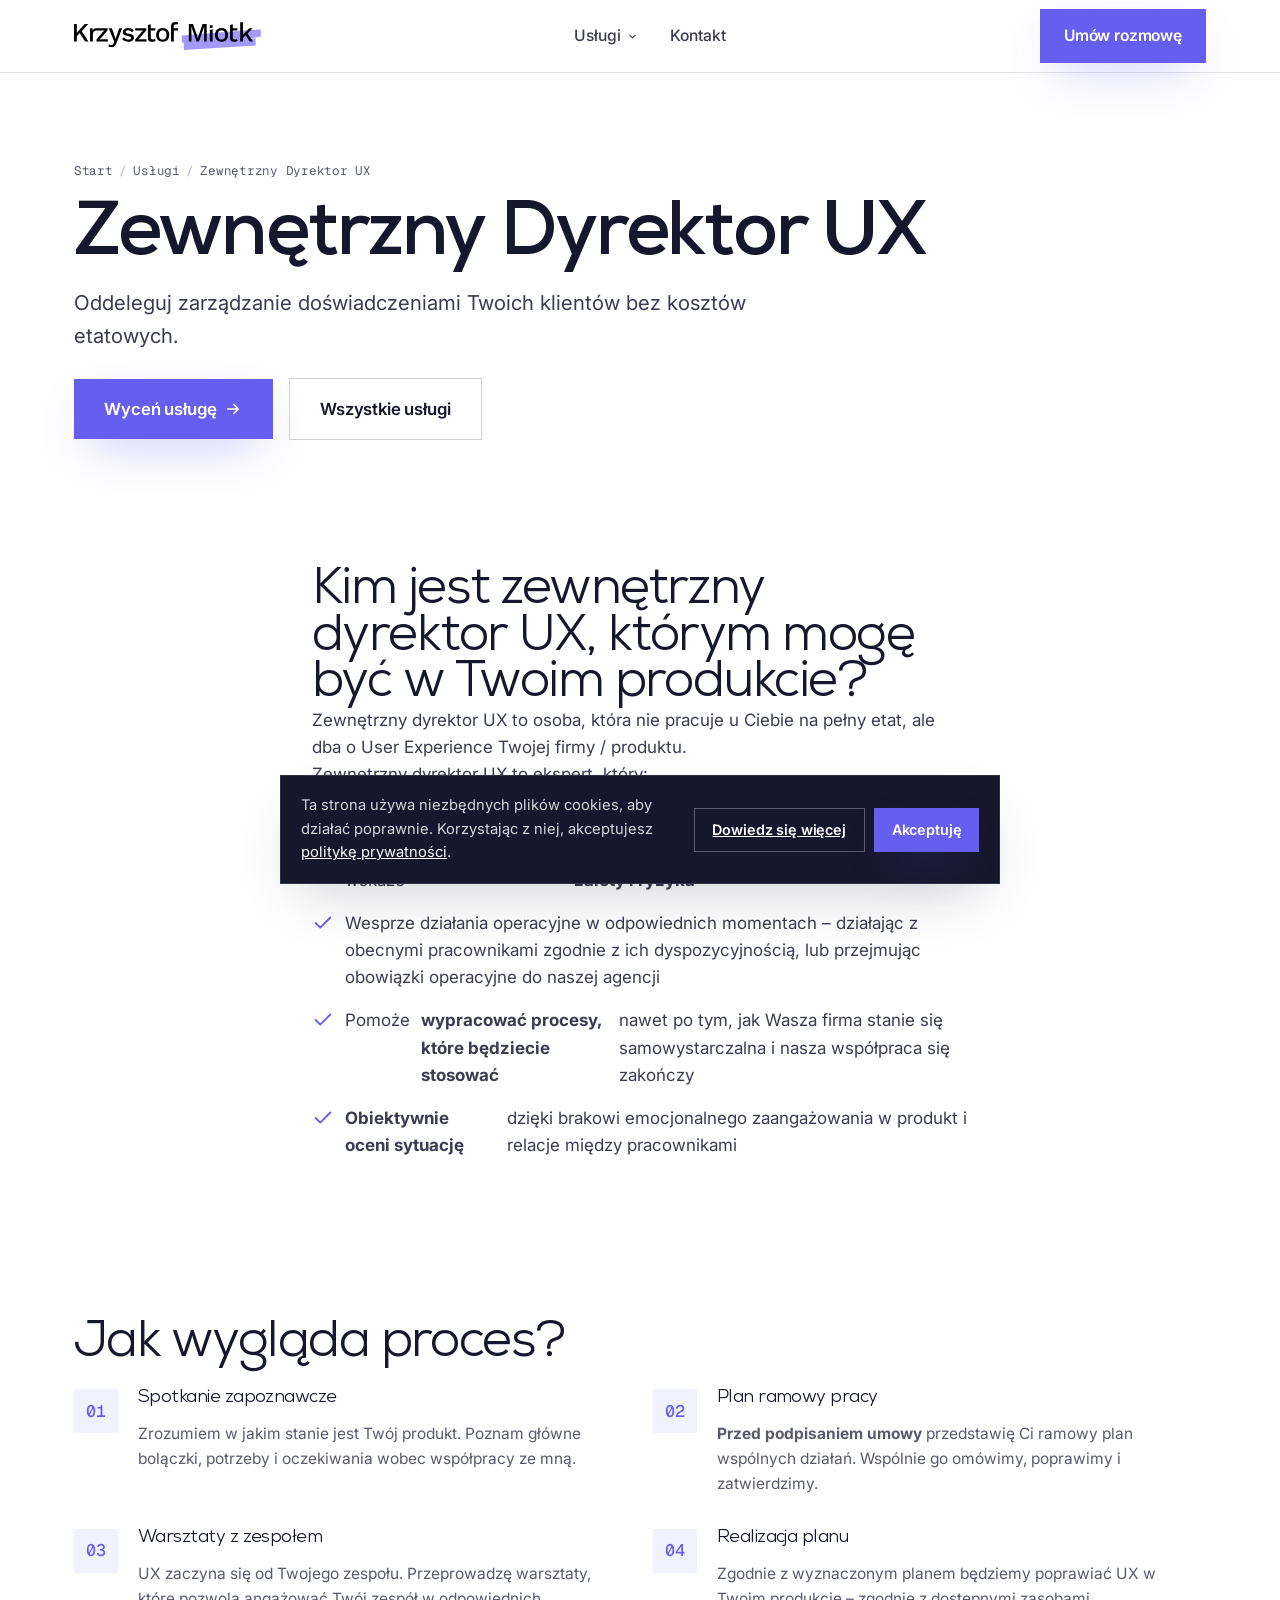
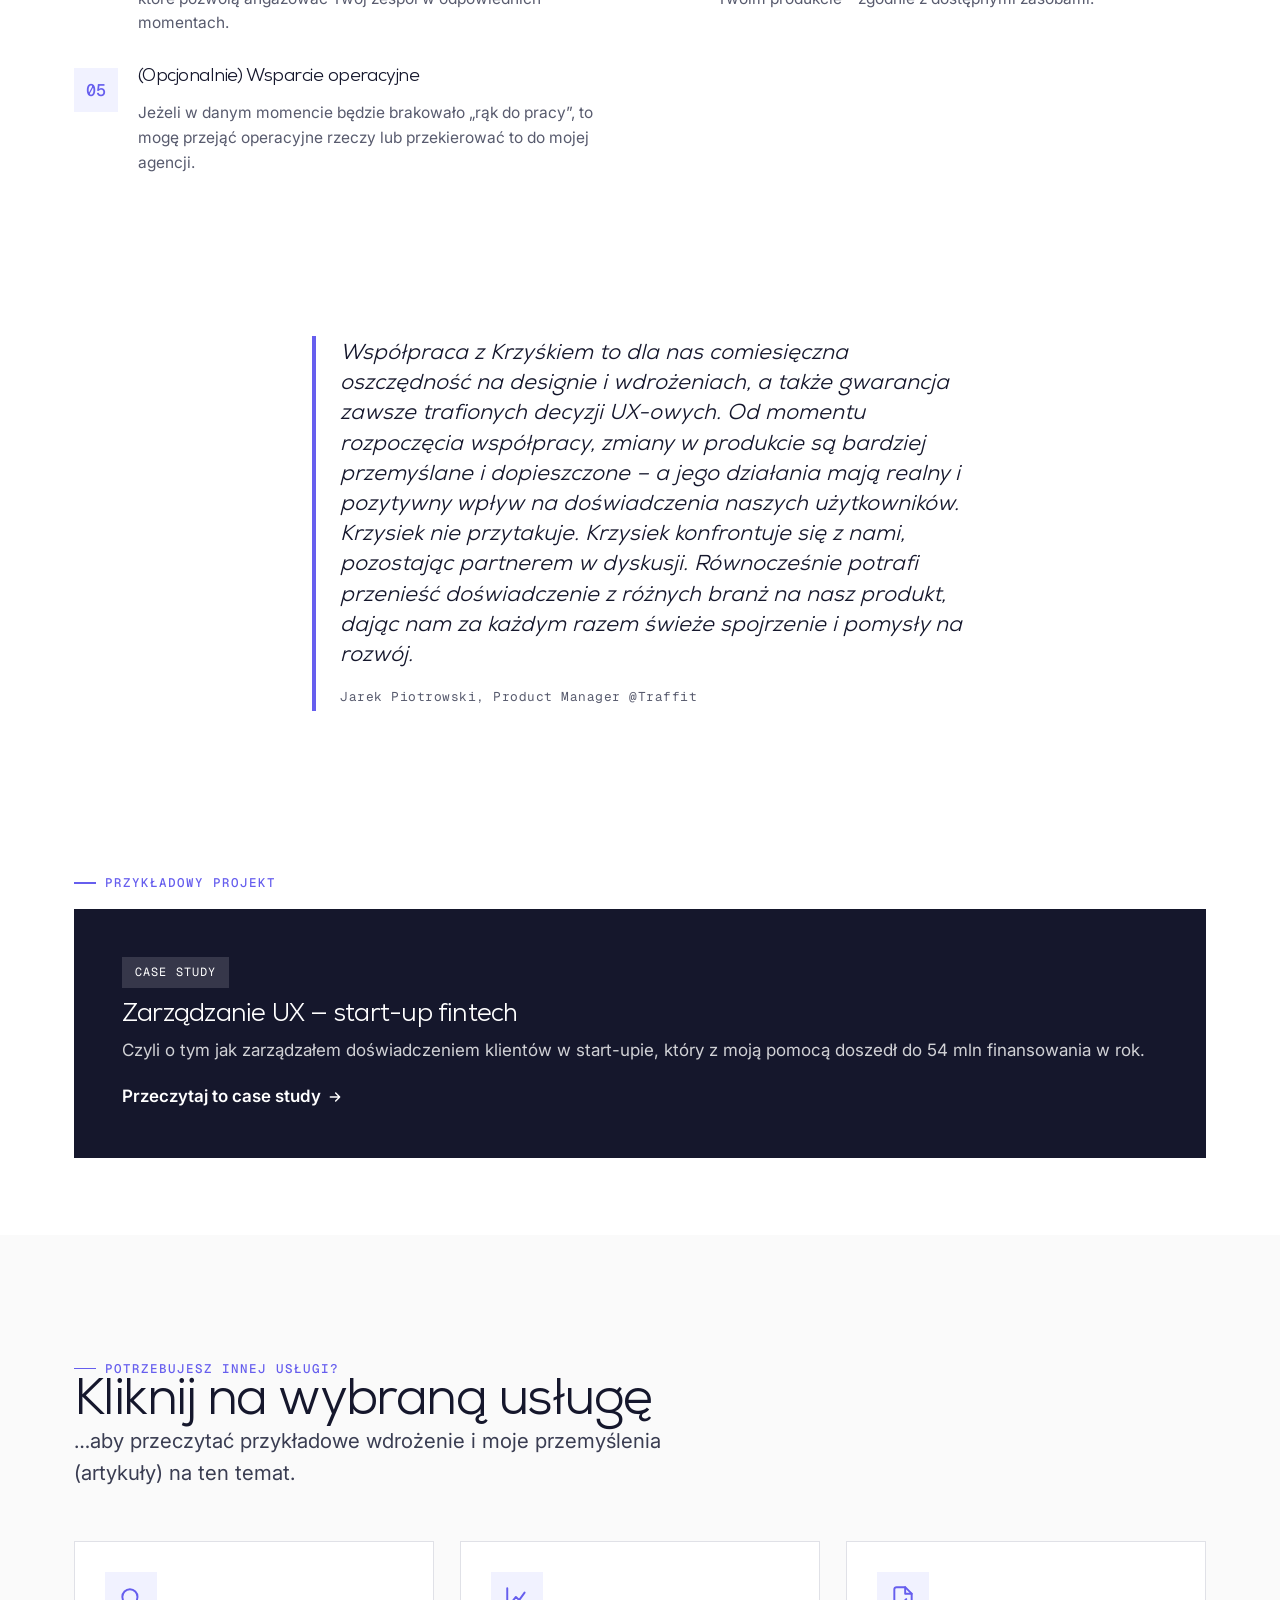
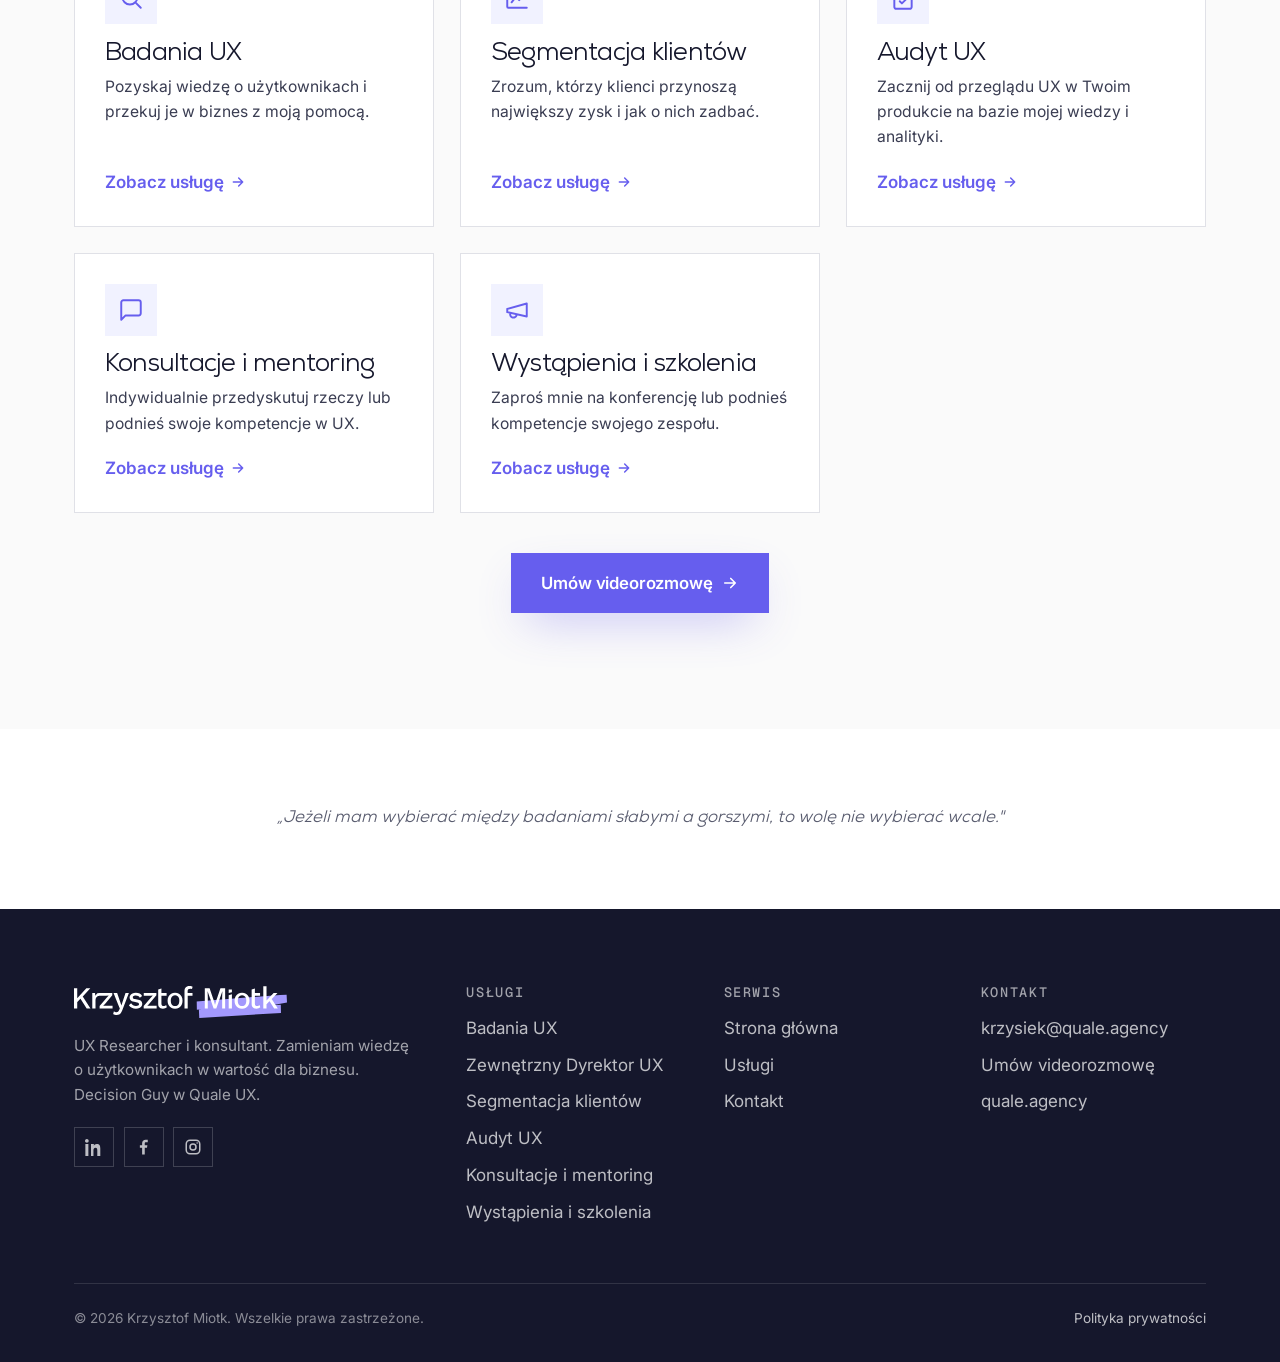
<file: zewnetrzny-dyrektor-ux.html>
<!DOCTYPE html>
<html lang="pl">
<head>
<meta charset="utf-8" />
<meta name="viewport" content="width=device-width, initial-scale=1" />
<title>Zewnętrzny Dyrektor UX — Krzysztof Miotk</title>
<meta name="description" content="Oddeleguj zarządzanie doświadczeniami Twoich klientów bez kosztów etatowych." />
<link rel="canonical" href="https://agalapinska.github.io/krzysztof-miotk/zewnetrzny-dyrektor-ux.html" />
<meta name="theme-color" content="#6E47E5" />
<link rel="icon" href="assets/favicon.svg" type="image/svg+xml" />
<link rel="apple-touch-icon" href="assets/favicon.svg" />
<meta property="og:type" content="website" />
<meta property="og:locale" content="pl_PL" />
<meta property="og:site_name" content="Krzysztof Miotk" />
<meta property="og:title" content="Zewnętrzny Dyrektor UX — Krzysztof Miotk" />
<meta property="og:description" content="Oddeleguj zarządzanie doświadczeniami Twoich klientów bez kosztów etatowych." />
<meta property="og:url" content="https://agalapinska.github.io/krzysztof-miotk/zewnetrzny-dyrektor-ux.html" />
<meta property="og:image" content="https://agalapinska.github.io/krzysztof-miotk/assets/og-image.jpg" />
<meta property="og:image:width" content="1200" />
<meta property="og:image:height" content="630" />
<meta name="twitter:card" content="summary_large_image" />
<meta name="twitter:title" content="Zewnętrzny Dyrektor UX — Krzysztof Miotk" />
<meta name="twitter:description" content="Oddeleguj zarządzanie doświadczeniami Twoich klientów bez kosztów etatowych." />
<meta name="twitter:image" content="https://agalapinska.github.io/krzysztof-miotk/assets/og-image.jpg" />
<link rel="preconnect" href="https://fonts.googleapis.com" />
<link rel="preconnect" href="https://fonts.gstatic.com" crossorigin />
<link href="https://fonts.googleapis.com/css2?family=Hanken+Grotesk:wght@400;500;600;700;800;900&family=Inter:wght@400;500;600;700&family=Geist+Mono:wght@400;500&display=swap" rel="stylesheet" />
<link rel="stylesheet" href="css/styles.css" />
<script type="application/ld+json">{"@context": "https://schema.org", "@type": "Service", "name": "Zewnętrzny Dyrektor UX", "serviceType": "Zewnętrzny Dyrektor UX", "description": "Oddeleguj zarządzanie doświadczeniami Twoich klientów bez kosztów etatowych.", "provider": {"@type": "Person", "name": "Krzysztof Miotk", "url": "https://agalapinska.github.io/krzysztof-miotk/", "jobTitle": "UX Researcher i konsultant"}, "areaServed": "PL", "url": "https://agalapinska.github.io/krzysztof-miotk/zewnetrzny-dyrektor-ux.html"}</script>
</head>
<body>
<a class="skip-link" href="#main">Przejdź do treści</a>
<header class="site-header">
  <div class="wrap nav">
    <a href="index.html" class="brand" aria-label="Krzysztof Miotk — strona główna">
      <img src="assets/logo.svg" alt="Krzysztof Miotk" class="brand-logo" width="280" height="42" />
    </a>
    <nav class="nav-links" aria-label="Główna nawigacja">
      <div class="nav-item">
        <a href="uslugi.html" class="nav-top" aria-haspopup="true">Usługi <svg class="chev" viewBox="0 0 24 24" fill="none" stroke="currentColor" stroke-width="2.4" stroke-linecap="round" stroke-linejoin="round"><path d="M6 9l6 6 6-6"/></svg></a>
        <div class="megamenu">
          <div class="wrap megamenu-inner">
            <div class="mega-intro">
              <p class="eyebrow">Usługi</p>
              <h3>Wsparcie UX dopasowane do etapu Twojego produktu</h3>
              <a href="uslugi.html" class="link-arrow">Wszystkie usługi <svg viewBox="0 0 24 24" fill="none" stroke="currentColor" stroke-width="2.2" stroke-linecap="round" stroke-linejoin="round"><path d="M5 12h14M13 6l6 6-6 6"/></svg></a>
            </div>
            <div class="mega-grid">
            <a href="badania-ux.html">
              <span class="mega-name">Badania UX <svg viewBox="0 0 24 24" fill="none" stroke="currentColor" stroke-width="2.4" stroke-linecap="round" stroke-linejoin="round"><path d="M5 12h14M13 6l6 6-6 6"/></svg></span>
              <span class="mega-desc">Pozyskaj wiedzę o użytkownikach i przekuj je w biznes z moją pomocą.</span>
            </a>
            <a href="zewnetrzny-dyrektor-ux.html" aria-current="page">
              <span class="mega-name">Zewnętrzny Dyrektor UX <svg viewBox="0 0 24 24" fill="none" stroke="currentColor" stroke-width="2.4" stroke-linecap="round" stroke-linejoin="round"><path d="M5 12h14M13 6l6 6-6 6"/></svg></span>
              <span class="mega-desc">Oddeleguj zarządzanie doświadczeniami Twoich klientów bez kosztów etatu.</span>
            </a>
            <a href="segmentacja-klientow.html">
              <span class="mega-name">Segmentacja klientów <svg viewBox="0 0 24 24" fill="none" stroke="currentColor" stroke-width="2.4" stroke-linecap="round" stroke-linejoin="round"><path d="M5 12h14M13 6l6 6-6 6"/></svg></span>
              <span class="mega-desc">Zrozum, którzy klienci przynoszą największy zysk i jak o nich zadbać.</span>
            </a>
            <a href="audyt-ux.html">
              <span class="mega-name">Audyt UX <svg viewBox="0 0 24 24" fill="none" stroke="currentColor" stroke-width="2.4" stroke-linecap="round" stroke-linejoin="round"><path d="M5 12h14M13 6l6 6-6 6"/></svg></span>
              <span class="mega-desc">Zacznij od przeglądu UX w Twoim produkcie na bazie mojej wiedzy i analityki.</span>
            </a>
            <a href="konsultacje-i-mentoring.html">
              <span class="mega-name">Konsultacje i mentoring <svg viewBox="0 0 24 24" fill="none" stroke="currentColor" stroke-width="2.4" stroke-linecap="round" stroke-linejoin="round"><path d="M5 12h14M13 6l6 6-6 6"/></svg></span>
              <span class="mega-desc">Indywidualnie przedyskutuj rzeczy lub podnieś swoje kompetencje w UX.</span>
            </a>
            <a href="wystapienia-i-szkolenia.html">
              <span class="mega-name">Wystąpienia i szkolenia <svg viewBox="0 0 24 24" fill="none" stroke="currentColor" stroke-width="2.4" stroke-linecap="round" stroke-linejoin="round"><path d="M5 12h14M13 6l6 6-6 6"/></svg></span>
              <span class="mega-desc">Zaproś mnie na konferencję lub podnieś kompetencje swojego zespołu.</span>
            </a>
            </div>
          </div>
        </div>
      </div>
      <a href="kontakt.html">Kontakt</a>
    </nav>
    <div class="nav-cta">
      <a href="kontakt.html#kalendarz" class="btn btn--primary nav-desk">Umów rozmowę</a>
      <button class="nav-toggle" aria-label="Menu" aria-expanded="false"><span></span></button>
    </div>
  </div>
</header>
<main id="main">

<section class="page-hero">
  <div class="wrap">
    <p class="breadcrumbs"><a href="index.html">Start</a><span>/</span><a href="uslugi.html">Usługi</a><span>/</span>Zewnętrzny Dyrektor UX</p>
    <h1 style="max-width:18ch; margin-top:.4rem">Zewnętrzny Dyrektor UX</h1>
    <p class="lead">Oddeleguj zarządzanie doświadczeniami Twoich klientów bez kosztów etatowych.</p>
    <div class="hero-cta" style="margin-top:1.6rem">
      <a href="kontakt.html" class="btn btn--primary btn--lg">Wyceń usługę <svg viewBox="0 0 24 24" fill="none" stroke="currentColor" stroke-width="2.2" stroke-linecap="round" stroke-linejoin="round"><path d="M5 12h14M13 6l6 6-6 6"/></svg></a>
      <a href="uslugi.html" class="btn btn--ghost btn--lg">Wszystkie usługi</a>
    </div>
  </div>
</section>
<section class="section--tight">
  <div class="wrap maxw-prose reveal">
    <h2>Kim jest zewnętrzny dyrektor UX, którym mogę być w Twoim produkcie?</h2>
    <p>Zewnętrzny dyrektor UX to osoba, która nie pracuje u Ciebie na pełny etat, ale dba o User Experience Twojej firmy / produktu.</p><p>Zewnętrzny dyrektor UX to ekspert, który:</p><ul class="checklist"><li><svg viewBox='0 0 24 24' fill='none' stroke='currentColor' stroke-width='2' stroke-linecap='round' stroke-linejoin='round'><path d='M20 6L9 17l-5-5'/></svg> Spojrzy <strong>strategicznie na produkt z perspektywy UX</strong></li><li><svg viewBox='0 0 24 24' fill='none' stroke='currentColor' stroke-width='2' stroke-linecap='round' stroke-linejoin='round'><path d='M20 6L9 17l-5-5'/></svg> Podczas rozmów i decyzji wskaże <strong>potencjalne możliwości – przedstawiając ich zalety i ryzyka</strong></li><li><svg viewBox='0 0 24 24' fill='none' stroke='currentColor' stroke-width='2' stroke-linecap='round' stroke-linejoin='round'><path d='M20 6L9 17l-5-5'/></svg> Wesprze działania operacyjne w odpowiednich momentach – działając z obecnymi pracownikami zgodnie z ich dyspozycyjnością, lub przejmując obowiązki operacyjne do naszej agencji</li><li><svg viewBox='0 0 24 24' fill='none' stroke='currentColor' stroke-width='2' stroke-linecap='round' stroke-linejoin='round'><path d='M20 6L9 17l-5-5'/></svg> Pomoże <strong>wypracować procesy, które będziecie stosować</strong> nawet po tym, jak Wasza firma stanie się samowystarczalna i nasza współpraca się zakończy</li><li><svg viewBox='0 0 24 24' fill='none' stroke='currentColor' stroke-width='2' stroke-linecap='round' stroke-linejoin='round'><path d='M20 6L9 17l-5-5'/></svg> <strong>Obiektywnie oceni sytuację</strong> dzięki brakowi emocjonalnego zaangażowania w produkt i relacje między pracownikami</li></ul>
  </div>
</section>
<section class="section--tight">
  <div class="wrap reveal">
    <h2>Jak wygląda proces?</h2>
    <div class="steps grid grid-2" style="margin-top:1.4rem">
      <div class="step stack" style="margin-bottom:.4rem">
        <h4>Spotkanie zapoznawcze</h4>
        <p class="muted" style="font-size:.97rem">Zrozumiem w jakim stanie jest Twój produkt. Poznam główne bolączki, potrzeby i oczekiwania wobec współpracy ze mną.</p>
      </div>
      <div class="step stack" style="margin-bottom:.4rem">
        <h4>Plan ramowy pracy</h4>
        <p class="muted" style="font-size:.97rem"><strong>Przed podpisaniem umowy</strong> przedstawię Ci ramowy plan wspólnych działań. Wspólnie go omówimy, poprawimy i zatwierdzimy.</p>
      </div>
      <div class="step stack" style="margin-bottom:.4rem">
        <h4>Warsztaty z zespołem</h4>
        <p class="muted" style="font-size:.97rem">UX zaczyna się od Twojego zespołu. Przeprowadzę warsztaty, które pozwolą angażować Twój zespół w odpowiednich momentach.</p>
      </div>
      <div class="step stack" style="margin-bottom:.4rem">
        <h4>Realizacja planu</h4>
        <p class="muted" style="font-size:.97rem">Zgodnie z wyznaczonym planem będziemy poprawiać UX w Twoim produkcie – zgodnie z dostępnymi zasobami.</p>
      </div>
      <div class="step stack" style="margin-bottom:.4rem">
        <h4>(Opcjonalnie) Wsparcie operacyjne</h4>
        <p class="muted" style="font-size:.97rem">Jeżeli w danym momencie będzie brakowało „rąk do pracy”, to mogę przejąć operacyjne rzeczy lub przekierować to do mojej agencji.</p>
      </div>
    </div>
  </div>
</section>
<section class="section--tight">
  <div class="wrap maxw-prose reveal">
    <div class="testimonial"><p>Współpraca z Krzyśkiem to dla nas comiesięczna oszczędność na designie i wdrożeniach, a także gwarancja zawsze trafionych decyzji UX-owych. Od momentu rozpoczęcia współpracy, zmiany w produkcie są bardziej przemyślane i dopieszczone – a jego działania mają realny i pozytywny wpływ na doświadczenia naszych użytkowników. Krzysiek nie przytakuje. Krzysiek konfrontuje się z nami, pozostając partnerem w dyskusji. Równocześnie potrafi przenieść doświadczenie z różnych branż na nasz produkt, dając nam za każdym razem świeże spojrzenie i pomysły na rozwój.</p><div class="who">Jarek Piotrowski, Product Manager @Traffit</div></div>
  </div>
</section>
<section class="section--tight">
  <div class="wrap">
    <p class="eyebrow reveal" style="margin-bottom:1rem">Przykładowy projekt</p>
        <div class="casestudy reveal">
      <span class="pill">Case study</span>
      <h3>Zarządzanie UX — start-up fintech</h3>
      <p>Czyli o tym jak zarządzałem doświadczeniem klientów w start-upie, który z moją pomocą doszedł do 54 mln finansowania w rok.</p>
      <a href="https://krzysztofmiotk.pl/zarzadzanie-ux-case-study-start-upu-finansowego/" class="link-arrow">Przeczytaj to case study <svg viewBox="0 0 24 24" fill="none" stroke="currentColor" stroke-width="2.2" stroke-linecap="round" stroke-linejoin="round"><path d="M5 12h14M13 6l6 6-6 6"/></svg></a>
    </div>
  </div>
</section>
<section class="section section--soft">
  <div class="wrap">
    <div class="section-head reveal">
      <p class="eyebrow">Potrzebujesz innej usługi?</p>
      <h2>Kliknij na wybraną usługę</h2>
      <p class="lead">…aby przeczytać przykładowe wdrożenie i moje przemyślenia (artykuły) na ten temat.</p>
    </div>
    <div class="grid grid-3 reveal">
      <a href="badania-ux.html" class="card">
        <div class="ico"><svg viewBox="0 0 24 24" fill="none" stroke="currentColor" stroke-width="1.8" stroke-linecap="round" stroke-linejoin="round"><circle cx="11" cy="11" r="7"/><path d="M21 21l-4.3-4.3"/></svg></div>
        <h3>Badania UX</h3>
        <p>Pozyskaj wiedzę o użytkownikach i przekuj je w biznes z moją pomocą.</p>
        <span class="card-foot link-arrow">Zobacz usługę <svg viewBox="0 0 24 24" fill="none" stroke="currentColor" stroke-width="2.2" stroke-linecap="round" stroke-linejoin="round"><path d="M5 12h14M13 6l6 6-6 6"/></svg></span>
      </a>
      <a href="segmentacja-klientow.html" class="card">
        <div class="ico"><svg viewBox="0 0 24 24" fill="none" stroke="currentColor" stroke-width="1.8" stroke-linecap="round" stroke-linejoin="round"><path d="M21 21H4a1 1 0 0 1-1-1V3"/><path d="M7 16l4-5 3 3 5-7"/></svg></div>
        <h3>Segmentacja klientów</h3>
        <p>Zrozum, którzy klienci przynoszą największy zysk i jak o nich zadbać.</p>
        <span class="card-foot link-arrow">Zobacz usługę <svg viewBox="0 0 24 24" fill="none" stroke="currentColor" stroke-width="2.2" stroke-linecap="round" stroke-linejoin="round"><path d="M5 12h14M13 6l6 6-6 6"/></svg></span>
      </a>
      <a href="audyt-ux.html" class="card">
        <div class="ico"><svg viewBox="0 0 24 24" fill="none" stroke="currentColor" stroke-width="1.8" stroke-linecap="round" stroke-linejoin="round"><path d="M14 2H6a2 2 0 0 0-2 2v16a2 2 0 0 0 2 2h12a2 2 0 0 0 2-2V8z"/><path d="M14 2v6h6M9 15l2 2 4-4"/></svg></div>
        <h3>Audyt UX</h3>
        <p>Zacznij od przeglądu UX w Twoim produkcie na bazie mojej wiedzy i analityki.</p>
        <span class="card-foot link-arrow">Zobacz usługę <svg viewBox="0 0 24 24" fill="none" stroke="currentColor" stroke-width="2.2" stroke-linecap="round" stroke-linejoin="round"><path d="M5 12h14M13 6l6 6-6 6"/></svg></span>
      </a>
      <a href="konsultacje-i-mentoring.html" class="card">
        <div class="ico"><svg viewBox="0 0 24 24" fill="none" stroke="currentColor" stroke-width="1.8" stroke-linecap="round" stroke-linejoin="round"><path d="M21 15a2 2 0 0 1-2 2H7l-4 4V5a2 2 0 0 1 2-2h14a2 2 0 0 1 2 2z"/></svg></div>
        <h3>Konsultacje i mentoring</h3>
        <p>Indywidualnie przedyskutuj rzeczy lub podnieś swoje kompetencje w UX.</p>
        <span class="card-foot link-arrow">Zobacz usługę <svg viewBox="0 0 24 24" fill="none" stroke="currentColor" stroke-width="2.2" stroke-linecap="round" stroke-linejoin="round"><path d="M5 12h14M13 6l6 6-6 6"/></svg></span>
      </a>
      <a href="wystapienia-i-szkolenia.html" class="card">
        <div class="ico"><svg viewBox="0 0 24 24" fill="none" stroke="currentColor" stroke-width="1.8" stroke-linecap="round" stroke-linejoin="round"><path d="M3 11l18-5v12L3 14v-3zM11.6 16.8a3 3 0 1 1-5.8-1.6"/></svg></div>
        <h3>Wystąpienia i szkolenia</h3>
        <p>Zaproś mnie na konferencję lub podnieś kompetencje swojego zespołu.</p>
        <span class="card-foot link-arrow">Zobacz usługę <svg viewBox="0 0 24 24" fill="none" stroke="currentColor" stroke-width="2.2" stroke-linecap="round" stroke-linejoin="round"><path d="M5 12h14M13 6l6 6-6 6"/></svg></span>
      </a>
    </div>
    <div class="center" style="margin-top:2.5rem">
      <a href="kontakt.html" class="btn btn--primary btn--lg">Umów videorozmowę <svg viewBox="0 0 24 24" fill="none" stroke="currentColor" stroke-width="2.2" stroke-linecap="round" stroke-linejoin="round"><path d="M5 12h14M13 6l6 6-6 6"/></svg></a>
    </div>
  </div>
</section>
<section class="section--tight center">
  <div class="wrap"><p class="motto">„Jeżeli mam wybierać między badaniami słabymi a gorszymi, to wolę nie wybierać wcale."</p></div>
</section></main>

<footer class="site-footer">
  <div class="wrap">
    <div class="footer-grid">
      <div>
        <div class="brand"><img src="assets/logo-white.svg" alt="Krzysztof Miotk" class="brand-logo" width="280" height="42" /></div>
        <p class="footer-about">UX Researcher i konsultant. Zamieniam wiedzę o użytkownikach w wartość dla biznesu. Decision Guy w Quale UX.</p>
        <div class="socials">
          <a href="https://www.linkedin.com/" aria-label="LinkedIn" target="_blank" rel="noopener"><svg viewBox="0 0 24 24" fill="currentColor"><path d="M4.98 3.5A2.5 2.5 0 1 1 0 3.5a2.5 2.5 0 0 1 4.98 0zM.5 8h4V24h-4V8zM8 8h3.8v2.2h.05c.53-1 1.83-2.2 3.77-2.2 4.03 0 4.78 2.65 4.78 6.1V24h-4v-7.1c0-1.7-.03-3.9-2.38-3.9-2.38 0-2.75 1.86-2.75 3.78V24H8V8z"/></svg></a>
          <a href="https://www.facebook.com/" aria-label="Facebook" target="_blank" rel="noopener"><svg viewBox="0 0 24 24" fill="currentColor"><path d="M13 22v-9h3l.5-3.5H13V7.3c0-1 .3-1.7 1.8-1.7H17V2.4c-.4-.05-1.5-.16-2.8-.16-2.8 0-4.7 1.7-4.7 4.8v2.66H6.5V13H9.5v9H13z"/></svg></a>
          <a href="https://www.instagram.com/" aria-label="Instagram" target="_blank" rel="noopener"><svg viewBox="0 0 24 24" fill="none" stroke="currentColor" stroke-width="2"><rect x="3" y="3" width="18" height="18" rx="5"/><circle cx="12" cy="12" r="4"/><circle cx="17.5" cy="6.5" r="1" fill="currentColor" stroke="none"/></svg></a>
        </div>
      </div>
      <div class="footer-col">
        <h4>Usługi</h4>
        <ul>
          <li><a href="badania-ux.html">Badania UX</a></li>
          <li><a href="zewnetrzny-dyrektor-ux.html">Zewnętrzny Dyrektor UX</a></li>
          <li><a href="segmentacja-klientow.html">Segmentacja klientów</a></li>
          <li><a href="audyt-ux.html">Audyt UX</a></li>
          <li><a href="konsultacje-i-mentoring.html">Konsultacje i mentoring</a></li>
          <li><a href="wystapienia-i-szkolenia.html">Wystąpienia i szkolenia</a></li>
        </ul>
      </div>
      <div class="footer-col">
        <h4>Serwis</h4>
        <ul>
          <li><a href="index.html">Strona główna</a></li>
          <li><a href="uslugi.html">Usługi</a></li>
          <li><a href="kontakt.html">Kontakt</a></li>
        </ul>
      </div>
      <div class="footer-col">
        <h4>Kontakt</h4>
        <ul>
          <li><a href="mailto:krzysiek@quale.agency">krzysiek@quale.agency</a></li>
          <li><a href="kontakt.html">Umów videorozmowę</a></li>
          <li><a href="https://quale.agency" target="_blank" rel="noopener">quale.agency</a></li>
        </ul>
      </div>
    </div>
    <div class="footer-bottom">
      <span>© <span data-year>2025</span> Krzysztof Miotk. Wszelkie prawa zastrzeżone.</span>
      <a href="polityka-prywatnosci.html">Polityka prywatności</a>
    </div>
  </div>
</footer>

<script src="js/main.js"></script>
</body>
</html>
</file>
<file: css/styles.css>
/* =========================================================================
   Krzysztof Miotk — Design System (spójny z QUALE Branding)
   Tokeny przeniesione 1:1 z quale.agency:
   - Fonty:  Hanken Grotesk (display) / Inter (sans) / Geist Mono (mono)
   - Kolory: brand purple oklch(57.2% .21 280), brand-dark #15172c, itd.
   ========================================================================= */

/* --- Nexa (nagłówki, self-host) — licencjonowany font marki --- */
@font-face { font-family: "Nexa"; font-style: normal; font-weight: 300; font-display: swap; src: url("../assets/fonts/Nexa-Light.woff2") format("woff2"), url("../assets/fonts/Nexa-Light.woff") format("woff"); }
@font-face { font-family: "Nexa"; font-style: normal; font-weight: 400; font-display: swap; src: url("../assets/fonts/Nexa-Regular.woff2") format("woff2"), url("../assets/fonts/Nexa-Regular.woff") format("woff"); }
@font-face { font-family: "Nexa"; font-style: normal; font-weight: 500; font-display: swap; src: url("../assets/fonts/Nexa-Book.woff2") format("woff2"), url("../assets/fonts/Nexa-Book.woff") format("woff"); }
@font-face { font-family: "Nexa"; font-style: normal; font-weight: 600; font-display: swap; src: url("../assets/fonts/Nexa-Bold.woff2") format("woff2"), url("../assets/fonts/Nexa-Bold.woff") format("woff"); }
@font-face { font-family: "Nexa"; font-style: normal; font-weight: 700; font-display: swap; src: url("../assets/fonts/Nexa-Bold.woff2") format("woff2"), url("../assets/fonts/Nexa-Bold.woff") format("woff"); }
@font-face { font-family: "Nexa"; font-style: normal; font-weight: 800; font-display: swap; src: url("../assets/fonts/Nexa-XBold.woff2") format("woff2"), url("../assets/fonts/Nexa-XBold.woff") format("woff"); }
@font-face { font-family: "Nexa"; font-style: normal; font-weight: 900; font-display: swap; src: url("../assets/fonts/Nexa-Black.woff2") format("woff2"), url("../assets/fonts/Nexa-Black.woff") format("woff"); }

:root {
  /* --- Marka (z quale.agency) --- */
  --brand:            oklch(57.2% 0.21 280);   /* fioletowy akcent QUALE */
  --brand-strong:     oklch(50% 0.23 282);     /* mocniejszy hover */
  --brand-deep:       oklch(20% 0.12 282);     /* deep purple (gradienty) */
  --brand-light:      oklch(92% 0.048 280);    /* lawenda (tła) */
  --brand-lighter:    oklch(96.5% 0.022 285);  /* bardzo jasna lawenda */
  --brand-dark:       #15172c;                 /* granat / primary text */
  --brand-yellow:     oklch(87.6% 0.174 97);   /* żółty akcent */

  /* --- Neutralne --- */
  --bg:               #ffffff;
  --bg-soft:          #fafafa;
  --bg-tint:          oklch(97.5% 0.012 285);
  --ink:              #15172c;
  --ink-soft:         #3a3d52;
  --muted:            #585b6e;
  --muted-2:          #9094a6;
  --line:             oklch(91% 0.008 285);
  --line-strong:      oklch(86% 0.012 285);
  --white:            #ffffff;

  /* --- Typografia --- */
  --font-display: "Nexa", "Hanken Grotesk", system-ui, sans-serif;
  --font-sans:    "Inter", system-ui, -apple-system, sans-serif;
  --font-mono:    "Geist Mono", ui-monospace, "SFMono-Regular", Menlo, monospace;

  /* --- Skala / promienie / cienie --- */
  --maxw: 1180px;
  --radius-sm: 0px;
  --radius:    0px;
  --radius-lg: 0px;
  --radius-xl: 0px;
  --shadow-sm: 0 1px 2px rgba(21,23,44,.04), 0 1px 3px rgba(21,23,44,.06);
  --shadow:    0 8px 24px -8px rgba(21,23,44,.12), 0 2px 8px -4px rgba(21,23,44,.08);
  --shadow-lg: 0 24px 60px -20px rgba(21,23,44,.22);
  --shadow-brand: 0 18px 48px -16px oklch(57.2% 0.21 280 / .45);

  --ease: cubic-bezier(.22,.61,.36,1);
}

/* ---------------------------------------------------------------- Reset */
*, *::before, *::after { box-sizing: border-box; }
* { margin: 0; }
html { scroll-behavior: smooth; -webkit-text-size-adjust: 100%; }
body {
  font-family: var(--font-sans);
  color: var(--ink);
  background: var(--bg);
  line-height: 1.6;
  font-size: 17px;
  -webkit-font-smoothing: antialiased;
  text-rendering: optimizeLegibility;
  overflow-x: hidden;
}
img, svg, video { display: block; max-width: 100%; }
a { color: inherit; text-decoration: none; }
button { font: inherit; cursor: pointer; border: none; background: none; }
ul { list-style: none; padding: 0; }
:focus-visible { outline: 3px solid var(--brand); outline-offset: 3px; border-radius: 4px; }

/* Skip-link (dostępność) */
.skip-link { position: absolute; left: -9999px; top: 0; z-index: 300; background: var(--brand); color: #fff; padding: .7rem 1.2rem; font-family: var(--font-display); font-weight: 700; }
.skip-link:focus { left: 8px; top: 8px; }

/* ------------------------------------------------------------ Typografia */
h1, h2, h3, h4 {
  font-family: var(--font-display);
  font-weight: 500;
  line-height: 0.95;
  letter-spacing: -0.03em;
  color: var(--ink);
}
h1 { font-weight: 600; font-size: clamp(2.6rem, 6vw, 5rem); line-height: 0.9; }
h2 { font-size: clamp(2rem, 4vw, 3.5rem); line-height: 0.9; }
h3 { font-size: clamp(1.3rem, 2vw, 1.7rem); line-height: 0.95; }
h4 { font-size: 1.12rem; }
p  { color: var(--ink-soft); }

.eyebrow {
  font-family: var(--font-mono);
  font-size: .78rem;
  font-weight: 500;
  letter-spacing: 0.16em;
  text-transform: uppercase;
  color: var(--brand);
  display: inline-flex;
  align-items: center;
  gap: .55rem;
}
.eyebrow::before {
  content: "";
  width: 22px; height: 1.5px;
  background: var(--brand);
  display: inline-block;
}

/* Sygnaturowy "marker" QUALE — fioletowe podświetlenie za słowem */
.mark { position: relative; white-space: nowrap; z-index: 0; }
.mark::before {
  content: "";
  position: absolute;
  inset: 12% -.18em -6% -.12em;
  background: var(--brand);
  opacity: .9;
  border-radius: 0;
  transform: rotate(-1.6deg);
  z-index: -1;
}
.mark--text { color: var(--white); }
/* wariant tylko-podkreślenie (na jasnym tle nagłówków) */
.uline { background-image: linear-gradient(transparent 62%, oklch(57.2% 0.21 280 / .28) 0); }

/* ---------------------------------------------------------------- Layout */
.wrap { width: 100%; max-width: var(--maxw); margin-inline: auto; padding-inline: 24px; }
.section { padding-block: clamp(64px, 9vw, 120px); }
.section--tight { padding-block: clamp(48px, 6vw, 80px); }
.section--soft { background: var(--bg-soft); }
.section--tint { background: var(--bg-tint); }
.center { text-align: center; }
.lead { font-size: clamp(1.05rem, 1.6vw, 1.3rem); color: var(--ink-soft); max-width: 60ch; }
.center .lead { margin-inline: auto; }
.section-head { max-width: 56ch; margin-bottom: clamp(36px, 4vw, 56px); }
.center.section-head { margin-inline: auto; }
.stack > * + * { margin-top: 1rem; }

/* ---------------------------------------------------------------- Buttons */
.btn {
  display: inline-flex; align-items: center; justify-content: center; gap: .5rem;
  font-family: var(--font-sans);
  font-weight: 600;
  font-size: .98rem;
  letter-spacing: -0.01em;
  padding: 0.9rem 1.5rem;
  border-radius: 0px;
  transition: transform .2s var(--ease), background .2s, box-shadow .2s, color .2s;
  white-space: nowrap;
}
.btn svg { width: 18px; height: 18px; }
.btn--primary { background: var(--brand); color: #fff; box-shadow: var(--shadow-brand); }
.btn--primary:hover { background: var(--brand-strong); transform: translateY(-2px); }
.btn--dark { background: var(--brand-dark); color: #fff; }
.btn--dark:hover { background: #20233f; transform: translateY(-2px); }
.btn--ghost { background: transparent; color: var(--ink); border: 1.5px solid var(--line-strong); }
.btn--ghost:hover { border-color: var(--brand); color: var(--brand); }
.btn--light { background: #fff; color: var(--brand-dark); }
.btn--light:hover { transform: translateY(-2px); box-shadow: var(--shadow-lg); }
.btn--lg { padding: 1.05rem 1.9rem; font-size: 1.05rem; }
.btn--block { width: 100%; }
.link-arrow {
  display: inline-flex; align-items: center; gap: .4rem;
  font-family: var(--font-sans); font-weight: 600; color: var(--brand);
}
.link-arrow svg { width: 16px; height: 16px; transition: transform .2s var(--ease); }
.link-arrow:hover svg { transform: translateX(4px); }

/* ---------------------------------------------------------------- Header */
.site-header {
  position: sticky; top: 0; z-index: 100;
  background: oklch(100% 0 0 / .82);
  backdrop-filter: saturate(160%) blur(14px);
  border-bottom: 1px solid var(--line);
}
.nav { display: flex; align-items: center; justify-content: space-between; height: 72px; gap: 1.5rem; }
.brand { display: inline-flex; align-items: center; }
.brand-logo { height: 28px; width: auto; display: block; }
.site-footer .brand-logo { height: 32px; }
.nav-links { display: flex; align-items: center; gap: 2rem; }
.nav-links a { font-weight: 500; font-size: .98rem; color: var(--ink-soft); transition: color .15s; position: relative; }
.nav-links a:hover, .nav-links a[aria-current="page"] { color: var(--ink); }
.nav-links a[aria-current="page"]::after {
  content:""; position:absolute; left:0; right:0; bottom:-6px; height:2px; background: var(--brand); border-radius: 2px;
}
.nav-cta { display: flex; align-items: center; gap: .75rem; }

/* Mega-menu „Usługi" — belka na całą szerokość (wzorzec jak w sklepach) */
.nav-item { position: static; display: inline-flex; align-items: center; }
.nav-top { display: inline-flex; align-items: center; gap: .35rem; font-weight: 500; font-size: .98rem; color: var(--ink-soft); cursor: pointer; background: none; }
.nav-top:hover, .nav-item:hover .nav-top { color: var(--ink); }
.nav-top .chev { width: 11px; height: 11px; transition: transform .2s var(--ease); }
.nav-item:hover .nav-top .chev { transform: rotate(180deg); }

.megamenu {
  position: absolute; left: 0; right: 0; top: 100%;
  background: #fff; border-top: 1px solid var(--line); border-bottom: 1px solid var(--line);
  box-shadow: var(--shadow-lg);
  opacity: 0; visibility: hidden; transform: translateY(-10px);
  transition: opacity .2s var(--ease), transform .2s var(--ease), visibility .2s;
  z-index: 80;
}
.nav-item:hover .megamenu, .nav-item:focus-within .megamenu { opacity: 1; visibility: visible; transform: none; }
.megamenu-inner { display: grid; grid-template-columns: 0.85fr 2.15fr; gap: clamp(2rem, 5vw, 5rem); padding-block: clamp(2rem, 3vw, 2.8rem); align-items: start; }
.mega-intro .eyebrow { margin-bottom: .8rem; }
.mega-intro h3 { font-size: 1.3rem; margin-bottom: 1.1rem; max-width: 20ch; }
.mega-grid { display: grid; grid-template-columns: repeat(3, 1fr); gap: 1.4rem 2.2rem; }
.mega-grid a { display: block; padding-bottom: 1rem; border-bottom: 1px solid var(--line); transition: border-color .15s; }
.mega-grid a:hover { border-color: var(--brand); }
.mega-name { display: flex; align-items: center; gap: .45rem; font-family: var(--font-sans); font-weight: 600; font-size: 1.02rem; color: var(--ink); margin-bottom: .3rem; }
.mega-grid a:hover .mega-name { color: var(--brand); }
.mega-name svg { width: 14px; height: 14px; color: var(--brand); opacity: 0; transform: translateX(-5px); transition: .18s var(--ease); }
.mega-grid a:hover .mega-name svg { opacity: 1; transform: none; }
.mega-desc { display: block; font-size: .9rem; color: var(--muted); line-height: 1.45; }
.nav-toggle { display: none; width: 44px; height: 44px; border-radius: 0px; align-items: center; justify-content: center; }
.nav-toggle span, .nav-toggle span::before, .nav-toggle span::after {
  content: ""; display: block; width: 22px; height: 2px; background: var(--ink); border-radius: 2px; transition: .25s var(--ease); position: relative;
}
.nav-toggle span::before { position: absolute; top: -7px; }
.nav-toggle span::after { position: absolute; top: 7px; }
body.nav-open .nav-toggle span { background: transparent; }
body.nav-open .nav-toggle span::before { top: 0; transform: rotate(45deg); }
body.nav-open .nav-toggle span::after { top: 0; transform: rotate(-45deg); }

/* ---------------------------------------------------------------- Hero */
.hero { position: relative; padding-block: clamp(56px, 8vw, 104px); overflow: clip; }
.hero-grid { display: grid; grid-template-columns: 1.05fr 0.95fr; gap: clamp(32px, 5vw, 72px); align-items: center; }
.hero h1 { margin-bottom: 1.25rem; }
.hero .lead { margin-bottom: 2rem; }
.hero-cta { display: flex; flex-wrap: wrap; gap: 1rem; align-items: center; }
.hero-portrait {
  position: relative; width: 100%; border-radius: var(--radius-xl); overflow: hidden;
  background: linear-gradient(155deg, var(--brand) 0%, var(--brand-deep) 92%);
  aspect-ratio: 4/5; box-shadow: var(--shadow-brand);
  display: grid; place-items: end center;
}
.hero-portrait .glow { position:absolute; inset:0; background: radial-gradient(120% 90% at 80% 0%, oklch(70% 0.18 300 / .55), transparent 60%); }
.hero-badge {
  position: absolute; left: 18px; bottom: 18px; right: 18px;
  background: oklch(100% 0 0 / .12); backdrop-filter: blur(8px);
  border: 1px solid oklch(100% 0 0 / .22);
  border-radius: var(--radius); padding: 16px 18px; color: #fff; z-index: 2;
}
.hero-badge .role { font-family: var(--font-mono); font-size: .72rem; letter-spacing: .14em; text-transform: uppercase; opacity: .85; }
.hero-badge .name { font-family: var(--font-display); font-weight: 800; font-size: 1.2rem; margin-top: 2px; }
.hero-portrait .silhouette { width: 86%; height: 92%; align-self:end; background: linear-gradient(transparent, oklch(20% 0.12 282 / .35)); border-radius: 0px; display:grid; place-items:center; }
.hero-portrait .initials { font-family: var(--font-display); font-weight: 900; font-size: clamp(5rem, 12vw, 9rem); color: oklch(100% 0 0 / .14); letter-spacing: -0.04em; }

/* Zdjęcia — portret i media w kartach (ostre narożniki, branding QUALE) */
.portrait-photo { width: 100%; height: auto; display: block; box-shadow: var(--shadow-brand); }
.figure { margin: 0; }
.figure img { width: 100%; height: auto; display: block; box-shadow: var(--shadow); }
.media-cover { width: 100%; height: 100%; object-fit: cover; display: block; }
.article .thumb img, .featured .feat-media img { width: 100%; height: 100%; object-fit: cover; display: block; }
.feat-media.has-img::after, .thumb.has-img::after { content: none; }

/* pasek zaufania / klienci */
.trust { display:flex; flex-wrap:wrap; align-items:center; gap: 1.4rem 2.4rem; opacity:.9; }
.trust .label { font-family: var(--font-mono); font-size:.72rem; letter-spacing:.14em; text-transform:uppercase; color: var(--muted); }
.trust .logos { display:flex; flex-wrap:wrap; gap: 1rem 2rem; align-items:center; }
.trust .logos span { font-family: var(--font-display); font-weight: 800; color: var(--muted-2); font-size: 1.05rem; letter-spacing:-.02em; }

/* ---------------------------------------------------------------- Cards / grids */
.grid { display: grid; gap: clamp(18px, 2vw, 28px); }
.grid-2 { grid-template-columns: repeat(2, 1fr); }
.grid-3 { grid-template-columns: repeat(3, 1fr); }
.grid-4 { grid-template-columns: repeat(4, 1fr); }

.card {
  background: var(--white); border: 1px solid var(--line);
  border-radius: var(--radius-lg); padding: clamp(22px, 2.4vw, 30px);
  transition: transform .25s var(--ease), box-shadow .25s, border-color .25s;
  display: flex; flex-direction: column; height: 100%;
}
.card:hover { transform: translateY(-4px); box-shadow: var(--shadow); border-color: var(--line-strong); }
.card .ico {
  width: 52px; height: 52px; border-radius: 0px; display: grid; place-items: center;
  background: var(--brand-lighter); color: var(--brand); margin-bottom: 1.1rem;
}
.card .ico svg { width: 26px; height: 26px; }
.card h3 { margin-bottom: .5rem; }
.card p { font-size: .98rem; flex: 1; }
.card .card-foot { margin-top: 1.2rem; }

/* karta-usługa jako link (cała klikalna) */
a.card { color: inherit; }
a.card:hover h3 { color: var(--brand); }

/* numerowane kroki */
.steps { counter-reset: step; }
.step { position: relative; padding-left: 64px; }
.step::before {
  counter-increment: step; content: counter(step,decimal-leading-zero);
  position: absolute; left: 0; top: 0;
  font-family: var(--font-mono); font-weight: 500; font-size: 1.05rem;
  color: var(--brand); background: var(--brand-lighter);
  width: 44px; height: 44px; border-radius: 0px; display: grid; place-items: center;
}

/* lista korzyści */
.checklist li { display:flex; gap:.7rem; align-items:flex-start; padding-block:.5rem; color: var(--ink-soft); }
.checklist li svg { flex:0 0 22px; width:22px; height:22px; color: var(--brand); margin-top:2px; }

/* ---------------------------------------------------------------- Insights (styl quale) */
.tag {
  display: inline-flex; align-items: center;
  font-family: var(--font-mono); font-size: .72rem; font-weight: 500;
  letter-spacing: .06em; text-transform: uppercase;
  padding: .3rem .7rem; border-radius: 0px;
  background: var(--brand-lighter); color: var(--brand);
}
.filters { display: flex; flex-wrap: wrap; gap: .6rem; margin-bottom: 2.5rem; }
.filter {
  font-family: var(--font-display); font-weight: 600; font-size: .92rem;
  padding: .55rem 1.05rem; border-radius: 0px;
  border: 1.5px solid var(--line-strong); color: var(--ink-soft);
  transition: .2s var(--ease);
}
.filter:hover { border-color: var(--brand); color: var(--brand); }
.filter.is-active { background: var(--brand-dark); border-color: var(--brand-dark); color: #fff; }

.article { display:flex; flex-direction: column; height:100%; }
.article .thumb {
  aspect-ratio: 16/10; border-radius: var(--radius); overflow:hidden; margin-bottom: 1.1rem;
  background: linear-gradient(150deg, var(--brand) 0%, var(--brand-deep) 100%);
  position: relative;
}
.article .thumb::after { content:""; position:absolute; inset:0; background: radial-gradient(100% 80% at 90% 10%, oklch(72% .16 300 / .5), transparent 55%); }
.article .thumb.alt { background: linear-gradient(150deg, var(--brand-dark) 0%, var(--brand-deep) 100%); }
.article .meta { display:flex; align-items:center; gap:.6rem; margin-bottom:.7rem; flex-wrap:wrap; }
.article h3 { font-size: 1.18rem; margin-bottom: .5rem; line-height: 1.2; }
.article:hover h3 { color: var(--brand); }
.article p { font-size: .95rem; margin-bottom: 1rem; }
.article .byline { margin-top: auto; display:flex; align-items:center; gap:.5rem; font-size:.85rem; color: var(--muted); }
.article .byline .dot { width:4px; height:4px; border-radius:0px; background: var(--muted-2); }
.article .avatar { width:26px; height:26px; border-radius:0px; background: var(--brand-light); color: var(--brand-deep); display:grid; place-items:center; font-family:var(--font-display); font-weight:800; font-size:.72rem; }

/* artykuł wyróżniony */
.featured {
  display:grid; grid-template-columns: 1.1fr .9fr; gap: clamp(24px,3vw,48px);
  background: var(--brand-dark); color:#fff; border-radius: var(--radius-xl); overflow:hidden;
  align-items:center;
}
.featured .feat-body { padding: clamp(28px, 4vw, 56px); }
.featured h2 { color:#fff; margin: .8rem 0 1rem; font-size: clamp(1.6rem,2.6vw,2.4rem); }
.featured p { color: oklch(100% 0 0 / .78); }
.featured .feat-media {
  align-self: stretch; min-height: 280px;
  background: linear-gradient(150deg, var(--brand) 0%, var(--brand-deep) 100%);
  position: relative;
}
.featured .feat-media::after { content:""; position:absolute; inset:0; background: radial-gradient(90% 90% at 80% 10%, oklch(75% .17 300 / .55), transparent 55%); }
.featured .tag { background: oklch(100% 0 0 / .14); color:#fff; }
.featured .byline { color: oklch(100% 0 0 / .7); margin-top:1.5rem; }

/* ---------------------------------------------------------------- Stat / quote */
.stats { display:grid; grid-template-columns: repeat(3,1fr); gap: clamp(18px,2vw,28px); }
.stat .num { font-family: var(--font-display); font-weight: 600; font-size: clamp(2.4rem,4vw,3.4rem); color: var(--brand); letter-spacing:-.03em; line-height:1; }
.stat .cap { color: var(--muted); margin-top:.4rem; font-size:.95rem; }

.quote {
  font-family: var(--font-display); font-weight: 500; letter-spacing:-.03em;
  font-size: clamp(1.5rem, 3vw, 2.4rem); line-height: 0.95; color: var(--ink);
}
.quote .mark { color:#fff; }

/* ---------------------------------------------------------------- CTA band */
.cta-band {
  background: linear-gradient(140deg, var(--brand-deep) 0%, var(--brand-dark) 55%, #0f1124 100%);
  color:#fff; border-radius: var(--radius-xl); padding: clamp(36px,5vw,72px);
  position: relative; overflow:hidden; text-align:center;
}
.cta-band::before { content:""; position:absolute; width:420px; height:420px; right:-80px; top:-140px; background: radial-gradient(circle, oklch(60% .2 290 / .55), transparent 65%); }
.cta-band::after  { content:""; position:absolute; width:360px; height:360px; left:-120px; bottom:-160px; background: radial-gradient(circle, oklch(55% .2 285 / .4), transparent 65%); }
.cta-band > * { position: relative; }
.cta-band h2 { color:#fff; margin-bottom: 1rem; }
.cta-band p { color: oklch(100% 0 0 / .8); max-width: 52ch; margin: 0 auto 2rem; }

/* ---------------------------------------------------------------- Newsletter */
.newsletter { background: var(--brand-light); border-radius: var(--radius-xl); padding: clamp(32px,4vw,56px); }
.newsletter form { display:flex; gap:.75rem; flex-wrap:wrap; max-width: 480px; }
.newsletter input {
  flex:1; min-width: 220px; padding: .9rem 1.1rem; border-radius: 0px;
  border: 1.5px solid oklch(57.2% .21 280 / .25); background:#fff; font: inherit; color: var(--ink);
}
.newsletter input:focus { outline:none; border-color: var(--brand); }
.newsletter .small { font-size:.85rem; color: var(--ink-soft); margin-top:.9rem; }

/* ---------------------------------------------------------------- Forms (kontakt) */
.field { margin-bottom: 1.1rem; }
.field label { display:block; font-family: var(--font-display); font-weight:600; font-size:.92rem; margin-bottom:.4rem; }
.field input, .field textarea, .field select {
  width:100%; padding:.85rem 1rem; border-radius: var(--radius-sm);
  border:1.5px solid var(--line-strong); background:#fff; font:inherit; color:var(--ink);
}
.field input:focus, .field textarea:focus, .field select:focus { outline:none; border-color: var(--brand); box-shadow: 0 0 0 3px oklch(57.2% .21 280 / .12); }
.field textarea { min-height: 140px; resize: vertical; }

/* ---------------------------------------------------------------- Footer */
.site-footer { background: var(--brand-dark); color: oklch(100% 0 0 / .72); padding-block: clamp(48px,6vw,80px) 32px; }
.site-footer a { color: oklch(100% 0 0 / .72); transition: color .15s; }
.site-footer a:hover { color:#fff; }
.footer-grid { display:grid; grid-template-columns: 1.6fr 1fr 1fr 1fr; gap: 2rem; margin-bottom: 3rem; }
.site-footer .brand { color:#fff; margin-bottom:1rem; }
.footer-col h4 { color:#fff; font-size:.85rem; font-family:var(--font-mono); font-weight:500; letter-spacing:.12em; text-transform:uppercase; margin-bottom:1rem; opacity:.6; }
.footer-col li { margin-bottom:.6rem; }
.footer-about { max-width: 34ch; color: oklch(100% 0 0 / .6); font-size:.95rem; }
.footer-bottom { border-top: 1px solid oklch(100% 0 0 / .12); padding-top: 1.5rem; display:flex; justify-content:space-between; gap:1rem; flex-wrap:wrap; font-size:.85rem; color: oklch(100% 0 0 / .5); }
.socials { display:flex; gap:.6rem; margin-top:1.25rem; }
.socials a { width:40px; height:40px; border-radius:0px; border:1px solid oklch(100% 0 0 / .18); display:grid; place-items:center; }
.socials a:hover { background: var(--brand); border-color: var(--brand); }
.socials svg { width:18px; height:18px; }

/* ---------------------------------------------------------------- Page hero (podstrony) */
.page-hero { padding-block: clamp(48px,7vw,88px) clamp(36px,4vw,56px); }
.page-hero .lead { margin-top: 1.1rem; }
.breadcrumbs { font-family: var(--font-mono); font-size:.78rem; letter-spacing:.06em; color: var(--muted); margin-bottom: 1.2rem; }
.breadcrumbs a:hover { color: var(--brand); }
.breadcrumbs span { margin-inline:.4rem; opacity:.5; }

/* dwie kolumny content + sidebar (usługa) */
.split { display:grid; grid-template-columns: 1.55fr .85fr; gap: clamp(28px,4vw,56px); align-items:start; }
.prose h2 { margin: 2rem 0 1rem; }
.prose h3 { margin: 1.6rem 0 .6rem; }
.prose p { margin-bottom: 1rem; }
.prose ul.checklist { margin: .5rem 0 1rem; }
.sidecard { position: sticky; top: 96px; background: var(--bg-soft); border:1px solid var(--line); border-radius: var(--radius-lg); padding: clamp(22px,2.5vw,30px); }
.sidecard h4 { margin-bottom:.4rem; }
.sidecard .price { font-family:var(--font-display); font-weight:900; font-size:1.6rem; color:var(--ink); margin:.4rem 0; }
.sidecard .price small { font-weight:600; font-size:.9rem; color:var(--muted); }

/* badge / pill ogólny */
.pill { display:inline-flex; align-items:center; gap:.4rem; font-family:var(--font-mono); font-size:.74rem; letter-spacing:.1em; text-transform:uppercase; color:var(--brand-deep); background:var(--brand-light); padding:.4rem .8rem; border-radius:0px; }

/* Metody (numerowane karty) */
.method-num { font-family: var(--font-mono); font-weight: 500; color: var(--brand); font-size: 1.05rem; display: inline-flex; align-items: center; justify-content: center; width: 44px; height: 44px; background: var(--brand-lighter); margin-bottom: 1rem; }
.card .method-num + h3 { margin-top: 0; }

/* Lista „dlaczego warto" / powody */
.reason { padding: 1.4rem 0; border-top: 1px solid var(--line); }
.reason:first-child { border-top: none; padding-top: 0; }
.reason h3 { font-size: 1.15rem; margin-bottom: .5rem; }
.reason p { font-size: .98rem; }

/* Case study (ciemny blok) */
.casestudy { background: var(--brand-dark); color: #fff; padding: clamp(28px, 4vw, 48px); }
.casestudy .pill { background: oklch(100% 0 0 / .14); color: #fff; }
.casestudy h3 { color: #fff; margin: .9rem 0 .6rem; }
.casestudy p { color: oklch(100% 0 0 / .8); }
.casestudy .link-arrow { color: #fff; margin-top: 1.2rem; }

/* Testimonial / cytat klienta */
.testimonial { border-left: 4px solid var(--brand); padding: .2rem 0 .2rem 1.5rem; }
.testimonial p { font-family: var(--font-display); font-weight: 500; font-style: italic; font-size: clamp(1.05rem, 1.7vw, 1.35rem); line-height: 1.4; color: var(--ink); }
.testimonial .who { margin-top: 1rem; font-family: var(--font-mono); font-size: .8rem; letter-spacing: .04em; color: var(--muted); }

/* Motto powtarzane na podstronach */
.motto { font-family: var(--font-display); font-style: italic; font-weight: 500; color: var(--muted); font-size: 1.05rem; }

/* Stan „dziękuję" po wysłaniu formularza */
.form-success { display: flex; gap: 1rem; align-items: center; background: var(--brand-light); color: var(--brand-deep); padding: clamp(24px, 3vw, 36px); }
.form-success svg { width: 40px; height: 40px; flex: 0 0 40px; color: var(--brand); }
.form-success strong { font-family: var(--font-display); font-size: 1.2rem; }

/* Box kalendarza rezerwacji */
.cal-fallback { border: 2px dashed var(--line-strong); background: var(--bg-soft); padding: clamp(28px, 5vw, 56px); text-align: center; }
.cal-fallback p { max-width: 46ch; margin: .8rem auto 1.4rem; }
.cal-fallback code { font-family: var(--font-mono); font-size: .85em; background: #fff; padding: .1em .4em; border: 1px solid var(--line); }

/* Baner zgody na cookies */
.cookie-banner {
  position: fixed; left: 16px; right: 16px; bottom: 16px; z-index: 200;
  max-width: 720px; margin-inline: auto;
  background: var(--brand-dark); color: oklch(100% 0 0 / .9);
  border: 1px solid oklch(100% 0 0 / .12); box-shadow: var(--shadow-lg);
  padding: 18px 20px; display: flex; align-items: center; gap: 1.2rem; flex-wrap: wrap;
}
.cookie-banner p { color: oklch(100% 0 0 / .82); font-size: .92rem; margin: 0; flex: 1; min-width: 220px; }
.cookie-banner a { color: #fff; text-decoration: underline; }
.cookie-actions { display: flex; gap: .6rem; flex-shrink: 0; }
.cookie-banner .btn { padding: .6rem 1.1rem; font-size: .9rem; }
.cookie-banner .btn--ghost { color: #fff; border-color: oklch(100% 0 0 / .3); }
.cookie-banner .btn--ghost:hover { border-color: #fff; color: #fff; }
@media (max-width: 540px){ .cookie-actions { width: 100%; } .cookie-banner .btn { flex: 1; } }

/* Treść polityki prywatności */
.legal { max-width: 75ch; }
.legal h2 { margin: 2rem 0 .8rem; font-size: clamp(1.3rem, 2vw, 1.7rem); }
.legal h3 { margin: 1.4rem 0 .5rem; font-size: 1.1rem; }
.legal p, .legal li { color: var(--ink-soft); }
.legal ul { list-style: disc; padding-left: 1.3rem; margin: .6rem 0 1rem; }
.legal li { margin-bottom: .4rem; }
.legal .note { background: var(--bg-soft); border-left: 3px solid var(--brand); padding: 1rem 1.2rem; font-size: .92rem; }

/* utilities */
.mt-0{margin-top:0}.mt-1{margin-top:.5rem}.mt-2{margin-top:1rem}.mt-3{margin-top:1.5rem}.mt-4{margin-top:2rem}
.mb-2{margin-bottom:1rem}.mb-3{margin-bottom:1.5rem}
.muted{color:var(--muted)}
.maxw-prose{max-width:64ch}

/* reveal on scroll */
.reveal { opacity:0; transform: translateY(18px); transition: opacity .6s var(--ease), transform .6s var(--ease); }
.reveal.in { opacity:1; transform:none; }
@media (prefers-reduced-motion: reduce){ .reveal{opacity:1;transform:none;transition:none} html{scroll-behavior:auto} }

/* ---------------------------------------------------------------- Responsive */
@media (max-width: 980px) {
  .hero-grid { grid-template-columns: 1fr; }
  .hero-portrait { max-width: 440px; margin-inline:auto; }
  .grid-4 { grid-template-columns: repeat(2,1fr); }
  .featured { grid-template-columns: 1fr; }
  .featured .feat-media { min-height: 220px; order:-1; }
  .split { grid-template-columns: 1fr; }
  .sidecard { position: static; }
  .footer-grid { grid-template-columns: 1fr 1fr; }
}
@media (max-width: 760px) {
  body { font-size: 16px; }
  .nav-links {
    position: fixed; inset: 72px 0 auto 0;
    flex-direction: column; align-items: stretch; gap: 0;
    background: #fff; border-bottom: 1px solid var(--line);
    padding: 12px 24px 24px; transform: translateY(-130%); transition: transform .3s var(--ease);
    box-shadow: var(--shadow);
  }
  body.nav-open .nav-links { transform: none; }
  .nav-links a { padding: 14px 0; border-bottom: 1px solid var(--line); font-size: 1.05rem; }
  .nav-links a[aria-current="page"]::after { display:none; }
  /* mega-menu -> prosta lista na mobile */
  .nav-item { display: block; }
  .nav-top { width: 100%; justify-content: space-between; padding: 14px 0; border-bottom: 1px solid var(--line); font-size: 1.05rem; color: var(--ink); }
  .megamenu { position: static; opacity: 1; visibility: visible; transform: none; box-shadow: none; border: none; }
  .megamenu .wrap { padding-inline: 0; }
  .megamenu-inner { grid-template-columns: 1fr; gap: 0; padding-block: .3rem .6rem; }
  .mega-intro { display: none; }
  .mega-grid { grid-template-columns: 1fr; gap: 0; padding-left: .9rem; }
  .mega-grid a { padding: .7rem 0; }
  .mega-name { font-weight: 500; font-size: 1rem; margin-bottom: 0; }
  .mega-name svg { display: none; }
  .mega-desc { display: none; }
  .nav-item:hover .nav-top .chev { transform: none; }
  .nav-toggle { display: inline-flex; }
  .nav .btn--primary.nav-desk { display:none; }
  .grid-2, .grid-3, .grid-4, .stats { grid-template-columns: 1fr; }
  .footer-grid { grid-template-columns: 1fr 1fr; gap:1.5rem 1rem; }
}
@media (max-width: 460px){
  .footer-grid { grid-template-columns: 1fr; }
  .hero-cta { width:100%; }
  .hero-cta .btn { width:100%; }
  .hero-portrait { aspect-ratio: 4/5; }
  .hero-portrait .silhouette { align-self: start; height: 58%; place-items: center; }
  .hero-portrait .initials { font-size: 6.5rem; }
  .hero-badge { left: 14px; right: 14px; bottom: 14px; background: oklch(20% 0.12 282 / .72); border-color: oklch(100% 0 0 / .2); }
  .hero-badge .name { font-size: 1.15rem; line-height: 1.15; }
}

/* =========================================================================
   Animacje i mikrointerakcje (z designu „Strona główna — ikony i animacje")
   ========================================================================= */
::selection { background: oklch(57.2% 0.21 280 / .25); }

@keyframes km-ripple { from { transform: scale(0); opacity: .4; } to { transform: scale(2.6); opacity: 0; } }
@keyframes km-gradient-drift { 0%{background-position:0% 0%} 25%{background-position:80% 30%} 50%{background-position:100% 100%} 75%{background-position:20% 70%} 100%{background-position:0% 0%} }
@keyframes km-glow-pulse { 0%,100%{opacity:.4;transform:scale(1) translate(0,0)} 33%{opacity:1;transform:scale(1.18) translate(-40px,30px)} 66%{opacity:.7;transform:scale(1.05) translate(30px,-20px)} }

/* Marker animowany (wjeżdża scaleX) */
.mark::before { transform-origin: left center; }
.mark.mark-hidden::before { transform: rotate(-1.6deg) scaleX(0); }
.mark.mark-in::before { transform: rotate(-1.6deg) scaleX(1); transition: transform .55s cubic-bezier(.22,.61,.36,1); }

/* Glow na kartach (podąża za kursorem) */
.card { position: relative; }
.card-glow { position: absolute; inset: 0; opacity: 0; pointer-events: none; transition: opacity .3s; z-index: 0; }
.card > *:not(.card-glow) { position: relative; z-index: 1; }

/* Ripple na przyciskach */
.btn { position: relative; overflow: hidden; }
.btn .km-ripple { position: absolute; border-radius: 50%; background: currentColor; pointer-events: none; opacity: .35; }

/* Zdjęcie hero (wysoki portret) */
.hero-photo { width:100%; height:auto; aspect-ratio: 9/10; object-fit: cover; object-position: 50% 18%; display:block; box-shadow: var(--shadow-brand); }

/* Plakietka „Etap:" na karcie usługi */
.svc-stage { margin-top: 1rem; display: inline-flex; align-self: flex-start; align-items: center; font-family: var(--font-mono); font-weight: 500; font-size: .72rem; letter-spacing: .02em; color: var(--muted); background: var(--brand-lighter); padding: .32rem .6rem; }

/* Cylinder z nazwami usług (hero) */
.svc-roller { display:inline-flex; align-items:center; perspective:500px; white-space:nowrap; overflow:hidden; font-weight:400; font-size:.85rem; opacity:.75; margin-left:.55rem; }
.svc-roller span { display:inline-block; transform-origin:center center; backface-visibility:hidden; will-change:transform,opacity; }

/* CTA band — animowany, dryfujący gradient + pulsujące poświaty */
.cta-band.cta-anim { background: linear-gradient(140deg, oklch(22% 0.14 282) 0%, #15172c 28%, oklch(42% 0.19 288) 50%, #15172c 72%, oklch(20% 0.1 295) 100%); background-size: 350% 350%; animation: km-gradient-drift 12s ease-in-out infinite; }
.cta-band.cta-anim::before { animation: km-glow-pulse 9s ease-in-out infinite; }
.cta-band.cta-anim::after  { animation: km-glow-pulse 11s ease-in-out 3s infinite; }

@media (prefers-reduced-motion: reduce) {
  .cta-band.cta-anim { animation: none; }
  .cta-band.cta-anim::before, .cta-band.cta-anim::after { animation: none; }
  .mark.mark-hidden::before { transform: rotate(-1.6deg) scaleX(1); }
  .svc-roller { display: none; }
}
</file>
